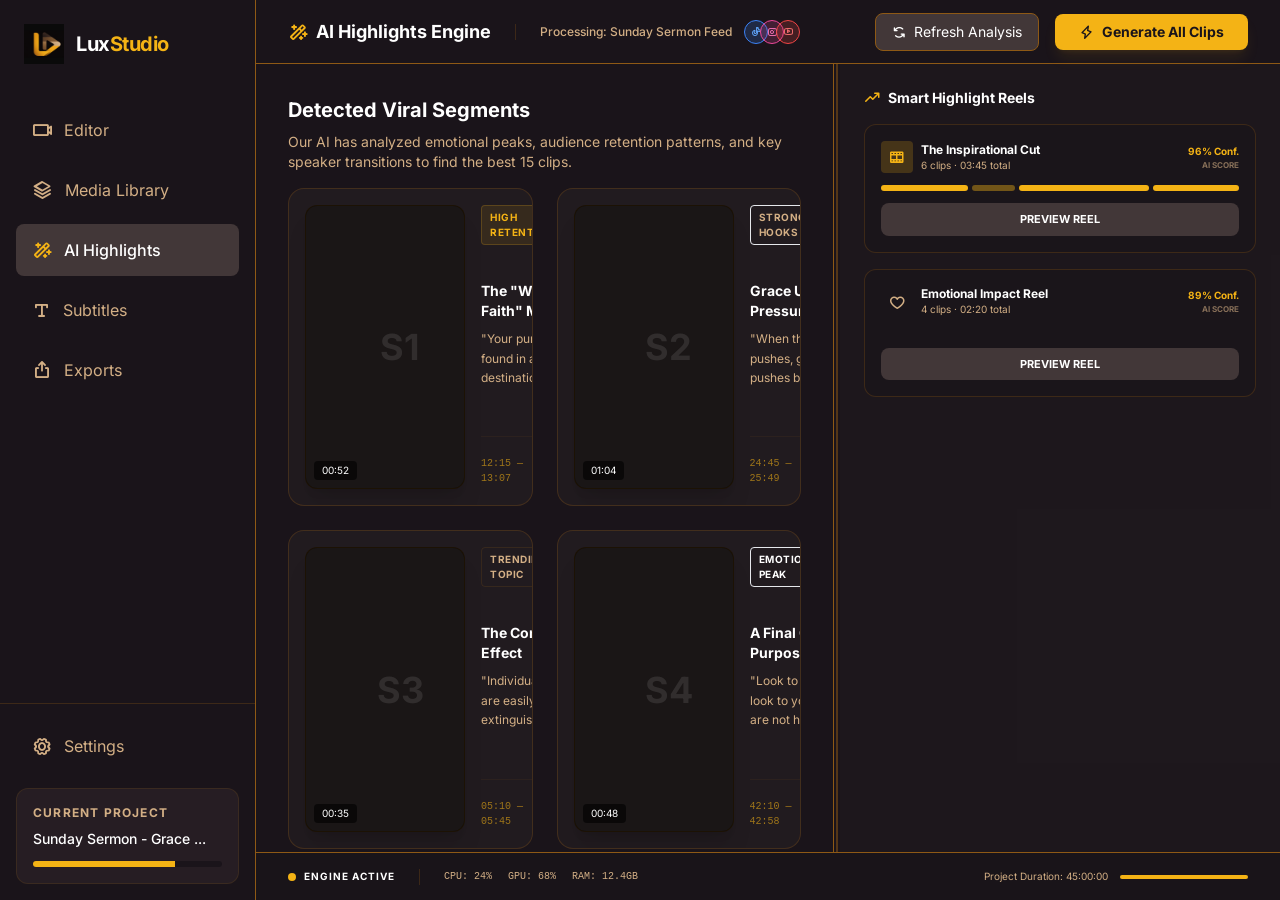
<file: LuxStudio/ui_kit/ai_highlights_desktop/index.html>
<!DOCTYPE html>
<html lang="en">
<head>
<meta charset="UTF-8">
<meta name="viewport" content="width=device-width, initial-scale=1.0">
<title>LuxStudio — AI Highlights Engine</title>

<!-- Compiled Tailwind output + self-hosted Inter + self-hosted Phosphor icons.
     No CDNs, no build step needed to view this — just open the file. -->
<link rel="stylesheet" href="styles.css">

<!-- Drag-to-resize handle for the right panel. Plain CSS/inline styles rather
     than new Tailwind classes, since styles.css is a precompiled build output
     (no JIT at runtime) scanned only against this file's original classes. -->
<style>
  #reelsPanel { flex-shrink: 0; }
  .resizer {
    width: 6px;
    flex-shrink: 0;
    cursor: col-resize;
    position: relative;
    background: transparent;
  }
  .resizer::before {
    content: "";
    position: absolute;
    top: 0; bottom: 0; left: 50%;
    width: 1px;
    background: #8E5915;
    transform: translateX(-50%);
    transition: background-color .12s ease, width .12s ease;
  }
  .resizer:hover::before,
  .resizer.dragging::before {
    background: #F4B315;
    width: 2px;
  }
</style>
</head>

<body class="flex bg-dark text-secondary font-sans">

  <!-- ============ SIDEBAR ============ -->
  <aside class="w-64 bg-dark border-r border-brand flex flex-col shrink-0 h-screen">

    <!-- Logo -->
    <div class="p-6 mb-4">
      <div class="flex items-center gap-3">
        <div class="relative w-10 h-10 flex items-center justify-center">
          <img src="icon.png" alt="LuxStudio logo" class="w-full h-full">
        </div>
        <div>
          <span class="text-xl font-bold tracking-tight text-white">Lux</span><span class="text-xl font-bold tracking-tight text-accent">Studio</span>
        </div>
      </div>
    </div>

    <!-- Nav -->
    <nav class="flex-1 px-4 space-y-2">
      <a href="#" class="flex items-center gap-3 px-4 py-3 text-secondary hover:bg-panel/50 rounded-lg transition-colors">
        <i class="ph-bold ph-video-camera text-xl"></i> Editor
      </a>
      <a href="#" class="flex items-center gap-3 px-4 py-3 text-secondary hover:bg-panel/50 rounded-lg transition-colors">
        <i class="ph-bold ph-stack text-xl"></i> Media Library
      </a>
      <a href="#" class="flex items-center gap-3 px-4 py-3 bg-panel rounded-lg text-white font-medium">
        <i class="ph-bold ph-magic-wand text-xl text-accent"></i> AI Highlights
      </a>
      <a href="#" class="flex items-center gap-3 px-4 py-3 text-secondary hover:bg-panel/50 rounded-lg transition-colors">
        <i class="ph-bold ph-text-t text-xl"></i> Subtitles
      </a>
      <a href="#" class="flex items-center gap-3 px-4 py-3 text-secondary hover:bg-panel/50 rounded-lg transition-colors">
        <i class="ph-bold ph-export text-xl"></i> Exports
      </a>
    </nav>

    <!-- Bottom: settings + current project -->
    <div class="p-4 mt-auto border-t border-brand/30">
      <div class="flex items-center gap-3 px-4 py-3 text-secondary hover:bg-panel/50 rounded-lg cursor-pointer">
        <i class="ph-bold ph-gear text-xl"></i>
        <span>Settings</span>
      </div>

      <div class="mt-4 bg-panel/30 p-4 rounded-xl border border-brand/20">
        <p class="text-xs text-secondary mb-2 uppercase tracking-widest font-bold">Current Project</p>
        <p class="text-sm text-white font-medium truncate">Sunday Sermon - Grace ...</p>
        <div class="mt-3 w-full bg-dark h-1.5 rounded-full overflow-hidden">
          <div class="bg-accent h-full w-3/4"></div>
        </div>
      </div>
    </div>
  </aside>

  <!-- ============ MAIN ============ -->
  <main class="flex-1 flex flex-col h-screen overflow-hidden bg-dark">

    <!-- Header -->
    <header class="h-16 border-b border-brand flex items-center justify-between px-8 bg-dark shrink-0">
      <div class="flex items-center gap-6">
        <div class="flex items-center gap-2">
          <i class="ph-bold ph-magic-wand text-accent text-xl"></i>
          <h1 class="text-white font-bold text-lg">AI Highlights Engine</h1>
        </div>
        <div class="h-4 w-px bg-brand/30"></div>
        <div class="flex items-center gap-3">
          <span class="text-secondary text-xs font-medium">Processing: Sunday Sermon Feed</span>
          <!-- Platform target icons kept in each platform's own real brand color (not a
               LuxStudio accent) — same convention as any "share to" icon row; recognizability
               matters more here than palette purity, unlike the tag/badge colors below. -->
          <div class="flex -space-x-2">
            <div class="w-6 h-6 rounded-full bg-blue-500/20 border border-blue-500 flex items-center justify-center">
              <i class="ph-bold ph-tiktok-logo text-[10px] text-blue-400"></i>
            </div>
            <div class="w-6 h-6 rounded-full bg-pink-500/20 border border-pink-500 flex items-center justify-center">
              <i class="ph-bold ph-instagram-logo text-[10px] text-pink-400"></i>
            </div>
            <div class="w-6 h-6 rounded-full bg-red-500/20 border border-red-500 flex items-center justify-center">
              <i class="ph-bold ph-youtube-logo text-[10px] text-red-400"></i>
            </div>
          </div>
        </div>
      </div>

      <div class="flex items-center gap-4">
        <button class="flex items-center gap-2 px-4 py-2 text-white bg-panel border border-brand hover:bg-brand/20 rounded-lg text-sm transition-all">
          <i class="ph-bold ph-arrows-counter-clockwise"></i> Refresh Analysis
        </button>
        <button class="flex items-center gap-2 px-6 py-2 bg-accent text-dark font-bold rounded-lg text-sm hover:bg-[#E59312] transition-all shadow-lg shadow-accent/10">
          <i class="ph-bold ph-lightning"></i> Generate All Clips
        </button>
      </div>
    </header>

    <!-- Body: segments (left) + reels/suggestions (right) -->
    <div class="flex-1 flex overflow-hidden">

      <!-- LEFT: Detected Viral Segments -->
      <div class="flex-1 flex flex-col border-r border-brand custom-scroll overflow-y-auto">
        <div class="p-8 pb-4">
          <h2 class="text-white text-xl font-bold mb-2">Detected Viral Segments</h2>
          <p class="text-secondary text-sm">Our AI has analyzed emotional peaks, audience retention patterns, and key speaker transitions to find the best 15 clips.</p>
        </div>

        <div class="p-8 pt-0 grid grid-cols-2 gap-6">

          <!-- Card 1 -->
          <div class="bg-panel/20 border border-brand/30 rounded-2xl p-4 hover:border-accent transition-all group cursor-pointer relative overflow-hidden">
            <div class="flex gap-4">
              <div class="w-40 aspect-[9/16] bg-black rounded-xl relative overflow-hidden shrink-0 border border-brand/20 shadow-xl">
                <div class="absolute inset-0 flex items-center justify-center bg-panel/40">
                  <i class="ph-fill ph-play text-accent text-3xl opacity-0 group-hover:opacity-100 transition-opacity z-10"></i>
                  <span class="text-white/10 font-bold text-4xl">S1</span>
                </div>
                <div class="absolute bottom-2 left-2 bg-black/60 backdrop-blur-md px-2 py-0.5 rounded text-[10px] text-white">00:52</div>
              </div>
              <div class="flex-1 flex flex-col">
                <div class="flex items-start justify-between mb-2">
                  <span class="px-2 py-1 bg-accent/10 text-accent text-[10px] font-bold rounded border border-accent/20 tracking-wider uppercase">High Retention</span>
                  <div class="flex flex-col items-center">
                    <div class="relative w-10 h-10">
                      <svg class="w-full h-full -rotate-90">
                        <circle cx="20" cy="20" r="18" fill="none" stroke="#423738" stroke-width="3"/>
                        <circle cx="20" cy="20" r="18" fill="none" stroke="#F4B315" stroke-width="3" stroke-dasharray="113" stroke-dashoffset="11" class="confidence-ring"/>
                      </svg>
                      <div class="absolute inset-0 flex items-center justify-center text-[10px] font-bold text-white">92%</div>
                    </div>
                    <span class="text-[8px] text-secondary/60 uppercase font-bold mt-1">Viral Score</span>
                  </div>
                </div>
                <h3 class="text-white font-bold text-sm mb-2 group-hover:text-accent transition-colors">The "Walk of Faith" Metaphor</h3>
                <p class="text-secondary text-xs leading-relaxed line-clamp-3 mb-4">"Your purpose isn't found in a destination, it's found in the very next step you take with conviction..."</p>
                <div class="mt-auto pt-4 border-t border-brand/10 flex items-center justify-between">
                  <span class="text-[10px] font-mono text-accent/60">12:15 — 13:07</span>
                  <div class="flex gap-2">
                    <button class="p-1.5 hover:bg-white/5 rounded text-secondary hover:text-white transition-colors"><i class="ph-bold ph-pencil-simple"></i></button>
                    <button class="p-1.5 hover:bg-white/5 rounded text-secondary hover:text-white transition-colors"><i class="ph-bold ph-plus"></i></button>
                  </div>
                </div>
              </div>
            </div>
          </div>

          <!-- Card 2 -->
          <div class="bg-panel/20 border border-brand/30 rounded-2xl p-4 hover:border-accent transition-all group cursor-pointer relative overflow-hidden">
            <div class="flex gap-4">
              <div class="w-40 aspect-[9/16] bg-black rounded-xl relative overflow-hidden shrink-0 border border-brand/20 shadow-xl">
                <div class="absolute inset-0 flex items-center justify-center bg-panel/40">
                  <i class="ph-fill ph-play text-accent text-3xl opacity-0 group-hover:opacity-100 transition-opacity z-10"></i>
                  <span class="text-white/10 font-bold text-4xl">S2</span>
                </div>
                <div class="absolute bottom-2 left-2 bg-black/60 backdrop-blur-md px-2 py-0.5 rounded text-[10px] text-white">01:04</div>
              </div>
              <div class="flex-1 flex flex-col">
                <div class="flex items-start justify-between mb-2">
                  <span class="px-2 py-1 bg-secondary/10 text-secondary text-[10px] font-bold rounded border border-secondary/20 tracking-wider uppercase">Strong Hooks</span>
                  <div class="flex flex-col items-center">
                    <div class="relative w-10 h-10">
                      <svg class="w-full h-full -rotate-90">
                        <circle cx="20" cy="20" r="18" fill="none" stroke="#423738" stroke-width="3"/>
                        <circle cx="20" cy="20" r="18" fill="none" stroke="#F4B315" stroke-width="3" stroke-dasharray="113" stroke-dashoffset="25" class="confidence-ring"/>
                      </svg>
                      <div class="absolute inset-0 flex items-center justify-center text-[10px] font-bold text-white">78%</div>
                    </div>
                    <span class="text-[8px] text-secondary/60 uppercase font-bold mt-1">Viral Score</span>
                  </div>
                </div>
                <h3 class="text-white font-bold text-sm mb-2 group-hover:text-accent transition-colors">Grace Under Pressure</h3>
                <p class="text-secondary text-xs leading-relaxed line-clamp-3 mb-4">"When the world pushes, grace pushes back with a kindness that is inexplicable to the mind but felt in the soul..."</p>
                <div class="mt-auto pt-4 border-t border-brand/10 flex items-center justify-between">
                  <span class="text-[10px] font-mono text-accent/60">24:45 — 25:49</span>
                  <div class="flex gap-2">
                    <button class="p-1.5 hover:bg-white/5 rounded text-secondary hover:text-white transition-colors"><i class="ph-bold ph-pencil-simple"></i></button>
                    <button class="p-1.5 hover:bg-white/5 rounded text-secondary hover:text-white transition-colors"><i class="ph-bold ph-plus"></i></button>
                  </div>
                </div>
              </div>
            </div>
          </div>

          <!-- Card 3 -->
          <div class="bg-panel/20 border border-brand/30 rounded-2xl p-4 hover:border-accent transition-all group cursor-pointer relative overflow-hidden">
            <div class="flex gap-4">
              <div class="w-40 aspect-[9/16] bg-black rounded-xl relative overflow-hidden shrink-0 border border-brand/20 shadow-xl">
                <div class="absolute inset-0 flex items-center justify-center bg-panel/40">
                  <i class="ph-fill ph-play text-accent text-3xl opacity-0 group-hover:opacity-100 transition-opacity z-10"></i>
                  <span class="text-white/10 font-bold text-4xl">S3</span>
                </div>
                <div class="absolute bottom-2 left-2 bg-black/60 backdrop-blur-md px-2 py-0.5 rounded text-[10px] text-white">00:35</div>
              </div>
              <div class="flex-1 flex flex-col">
                <div class="flex items-start justify-between mb-2">
                  <span class="px-2 py-1 bg-brand/10 text-brand text-[10px] font-bold rounded border border-brand/20 tracking-wider uppercase">Trending Topic</span>
                  <div class="flex flex-col items-center">
                    <div class="relative w-10 h-10">
                      <svg class="w-full h-full -rotate-90">
                        <circle cx="20" cy="20" r="18" fill="none" stroke="#423738" stroke-width="3"/>
                        <circle cx="20" cy="20" r="18" fill="none" stroke="#F4B315" stroke-width="3" stroke-dasharray="113" stroke-dashoffset="15" class="confidence-ring"/>
                      </svg>
                      <div class="absolute inset-0 flex items-center justify-center text-[10px] font-bold text-white">88%</div>
                    </div>
                    <span class="text-[8px] text-secondary/60 uppercase font-bold mt-1">Viral Score</span>
                  </div>
                </div>
                <h3 class="text-white font-bold text-sm mb-2 group-hover:text-accent transition-colors">The Community Effect</h3>
                <p class="text-secondary text-xs leading-relaxed line-clamp-3 mb-4">"Individual sparks are easily extinguished. But a community on fire for truth is impossible to ignore..."</p>
                <div class="mt-auto pt-4 border-t border-brand/10 flex items-center justify-between">
                  <span class="text-[10px] font-mono text-accent/60">05:10 — 05:45</span>
                  <div class="flex gap-2">
                    <button class="p-1.5 hover:bg-white/5 rounded text-secondary hover:text-white transition-colors"><i class="ph-bold ph-pencil-simple"></i></button>
                    <button class="p-1.5 hover:bg-white/5 rounded text-secondary hover:text-white transition-colors"><i class="ph-bold ph-plus"></i></button>
                  </div>
                </div>
              </div>
            </div>
          </div>

          <!-- Card 4 -->
          <div class="bg-panel/20 border border-brand/30 rounded-2xl p-4 hover:border-accent transition-all group cursor-pointer relative overflow-hidden">
            <div class="flex gap-4">
              <div class="w-40 aspect-[9/16] bg-black rounded-xl relative overflow-hidden shrink-0 border border-brand/20 shadow-xl">
                <div class="absolute inset-0 flex items-center justify-center bg-panel/40">
                  <i class="ph-fill ph-play text-accent text-3xl opacity-0 group-hover:opacity-100 transition-opacity z-10"></i>
                  <span class="text-white/10 font-bold text-4xl">S4</span>
                </div>
                <div class="absolute bottom-2 left-2 bg-black/60 backdrop-blur-md px-2 py-0.5 rounded text-[10px] text-white">00:48</div>
              </div>
              <div class="flex-1 flex flex-col">
                <div class="flex items-start justify-between mb-2">
                  <span class="px-2 py-1 bg-white/10 text-white text-[10px] font-bold rounded border border-white/20 tracking-wider uppercase">Emotional Peak</span>
                  <div class="flex flex-col items-center">
                    <div class="relative w-10 h-10">
                      <svg class="w-full h-full -rotate-90">
                        <circle cx="20" cy="20" r="18" fill="none" stroke="#423738" stroke-width="3"/>
                        <circle cx="20" cy="20" r="18" fill="none" stroke="#F4B315" stroke-width="3" stroke-dasharray="113" stroke-dashoffset="18" class="confidence-ring"/>
                      </svg>
                      <div class="absolute inset-0 flex items-center justify-center text-[10px] font-bold text-white">84%</div>
                    </div>
                    <span class="text-[8px] text-secondary/60 uppercase font-bold mt-1">Viral Score</span>
                  </div>
                </div>
                <h3 class="text-white font-bold text-sm mb-2 group-hover:text-accent transition-colors">A Final Call to Purpose</h3>
                <p class="text-secondary text-xs leading-relaxed line-clamp-3 mb-4">"Look to your left, look to your right. You are not here by accident. This moment is the beginning..."</p>
                <div class="mt-auto pt-4 border-t border-brand/10 flex items-center justify-between">
                  <span class="text-[10px] font-mono text-accent/60">42:10 — 42:58</span>
                  <div class="flex gap-2">
                    <button class="p-1.5 hover:bg-white/5 rounded text-secondary hover:text-white transition-colors"><i class="ph-bold ph-pencil-simple"></i></button>
                    <button class="p-1.5 hover:bg-white/5 rounded text-secondary hover:text-white transition-colors"><i class="ph-bold ph-plus"></i></button>
                  </div>
                </div>
              </div>
            </div>
          </div>

        </div>
      </div>

      <!-- Resize handle: drag left to expand the reels panel, right to shrink it -->
      <div id="panelResizer" class="resizer" title="Drag to resize"></div>

      <!-- RIGHT: Highlight Reels (resizable) -->
      <div id="reelsPanel" class="flex flex-col bg-panel/10 custom-scroll overflow-y-auto" style="width:440px;">

        <!-- Smart Highlight Reels -->
        <div class="p-6">
          <div class="flex items-center gap-2 mb-4">
            <i class="ph-bold ph-trend-up text-accent"></i>
            <h2 class="text-white font-bold text-sm">Smart Highlight Reels</h2>
          </div>

          <div class="space-y-4">
            <!-- Reel 1 -->
            <div class="bg-dark/60 border border-brand/30 rounded-xl p-4 hover:bg-panel/20 transition-all cursor-pointer group">
              <div class="flex items-center justify-between mb-3">
                <div class="flex items-center gap-2">
                  <div class="w-8 h-8 rounded bg-accent/20 flex items-center justify-center">
                    <i class="ph-bold ph-film-strip text-accent"></i>
                  </div>
                  <div>
                    <p class="text-xs font-bold text-white">The Inspirational Cut</p>
                    <p class="text-[10px] text-secondary">6 clips · 03:45 total</p>
                  </div>
                </div>
                <div class="flex flex-col items-end">
                  <span class="text-[10px] text-accent font-bold">96% Conf.</span>
                  <span class="text-[8px] text-secondary/60 uppercase font-bold">AI Score</span>
                </div>
              </div>
              <div class="flex gap-1 h-1.5 w-full mb-3">
                <div class="flex-[2] bg-accent rounded-full"></div>
                <div class="flex-[1] bg-accent/40 rounded-full"></div>
                <div class="flex-[3] bg-accent rounded-full"></div>
                <div class="flex-[2] bg-accent rounded-full"></div>
              </div>
              <button class="w-full py-2 bg-panel rounded-lg text-[11px] font-bold text-white hover:bg-accent hover:text-dark transition-all">PREVIEW REEL</button>
            </div>

            <!-- Reel 2 -->
            <div class="bg-dark/60 border border-brand/30 rounded-xl p-4 hover:bg-panel/20 transition-all cursor-pointer group">
              <div class="flex items-center justify-between mb-3">
                <div class="flex items-center gap-2">
                  <div class="w-8 h-8 rounded bg-secondary/10 flex items-center justify-center">
                    <i class="ph-bold ph-heart text-secondary"></i>
                  </div>
                  <div>
                    <p class="text-xs font-bold text-white">Emotional Impact Reel</p>
                    <p class="text-[10px] text-secondary">4 clips · 02:20 total</p>
                  </div>
                </div>
                <div class="flex flex-col items-end">
                  <span class="text-[10px] text-accent font-bold">89% Conf.</span>
                  <span class="text-[8px] text-secondary/60 uppercase font-bold">AI Score</span>
                </div>
              </div>
              <div class="flex gap-1 h-1.5 w-full mb-3">
                <div class="flex-[3] bg-secondary/60 rounded-full"></div>
                <div class="flex-[4] bg-secondary/60 rounded-full"></div>
                <div class="flex-[2] bg-secondary/20 rounded-full"></div>
              </div>
              <button class="w-full py-2 bg-panel rounded-lg text-[11px] font-bold text-white hover:bg-accent hover:text-dark transition-all">PREVIEW REEL</button>
            </div>
          </div>
        </div>

      </div>
    </div>

    <!-- Footer status bar -->
    <div class="h-12 border-t border-brand bg-dark/80 px-8 flex items-center justify-between shrink-0">
      <div class="flex items-center gap-6">
        <div class="flex items-center gap-2">
          <div class="w-2 h-2 rounded-full bg-accent animate-pulse"></div>
          <span class="text-[10px] font-bold text-white uppercase tracking-widest">Engine Active</span>
        </div>
        <div class="h-4 w-px bg-brand/30"></div>
        <div class="flex items-center gap-4 text-[10px] text-secondary font-mono">
          <span>CPU: 24%</span>
          <span>GPU: 68%</span>
          <span>RAM: 12.4GB</span>
        </div>
      </div>
      <div class="flex items-center gap-3">
        <span class="text-[10px] text-secondary">Project Duration: 45:00:00</span>
        <div class="w-32 h-1 bg-panel rounded-full overflow-hidden">
          <div class="h-full bg-accent w-full"></div>
        </div>
      </div>
    </div>

  </main>

  <script>
  (function(){
    var resizer = document.getElementById('panelResizer');
    var panel = document.getElementById('reelsPanel');
    var MIN_WIDTH = 320;
    var MAX_WIDTH = 720;
    var dragging = false;

    resizer.addEventListener('mousedown', function(e){
      dragging = true;
      resizer.classList.add('dragging');
      document.body.style.userSelect = 'none';
      e.preventDefault();
    });

    window.addEventListener('mousemove', function(e){
      if (!dragging) return;
      var newWidth = window.innerWidth - e.clientX;
      newWidth = Math.max(MIN_WIDTH, Math.min(MAX_WIDTH, newWidth));
      panel.style.width = newWidth + 'px';
    });

    window.addEventListener('mouseup', function(){
      if (!dragging) return;
      dragging = false;
      resizer.classList.remove('dragging');
      document.body.style.userSelect = '';
    });
  })();
  </script>

</body>
</html>
</file>
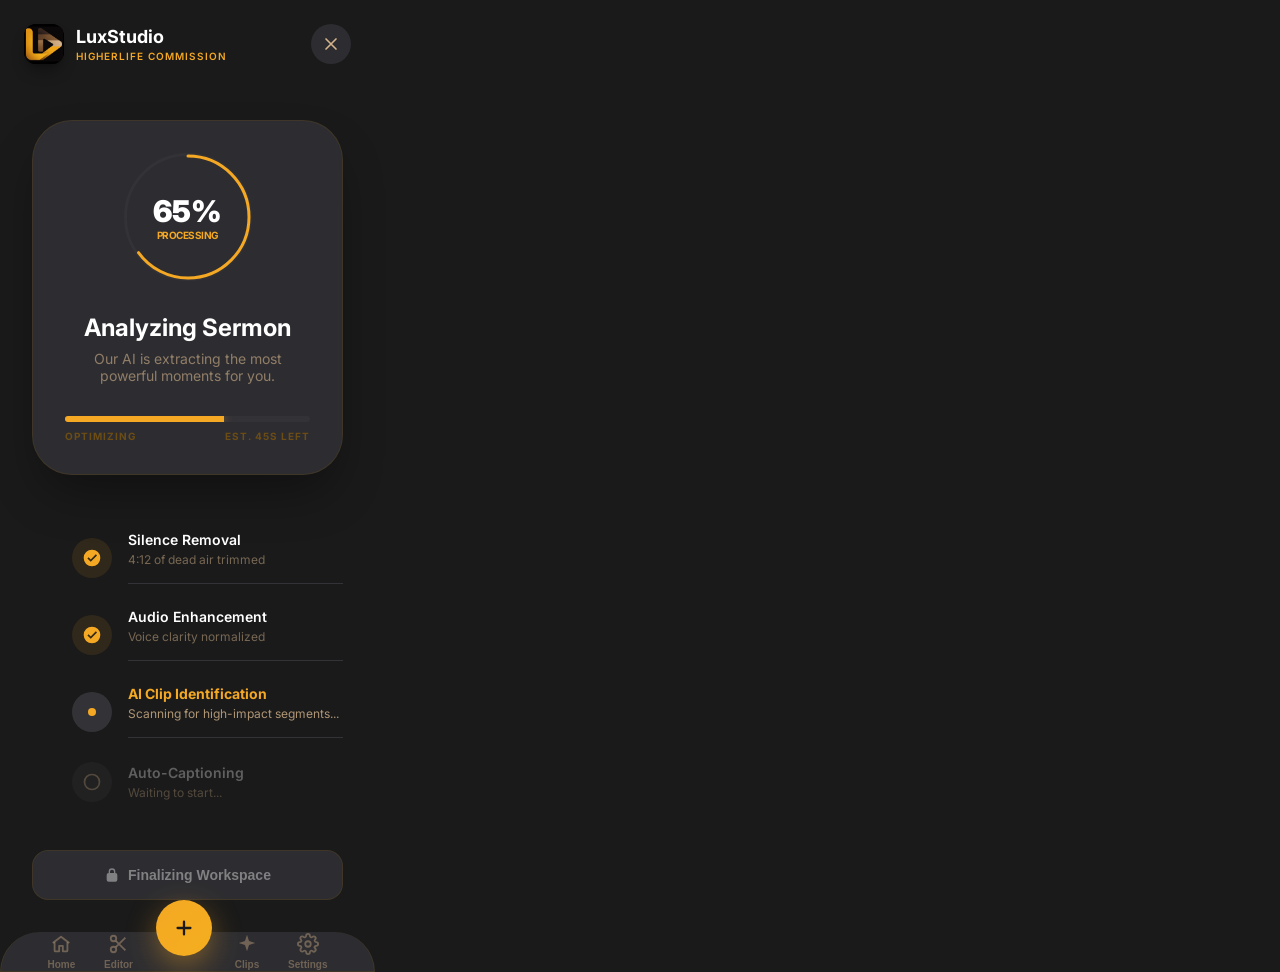
<file: LuxStudio/ui_kit/analyse/index.html>
<!DOCTYPE html>
<html lang="en">
<head>
<meta charset="UTF-8">
<meta name="viewport" content="width=device-width, initial-scale=1.0">
<title>LuxStudio — Analyzing Sermon</title>

<!-- Google Fonts: Inter -->
<link rel="preconnect" href="https://fonts.googleapis.com">
<link rel="preconnect" href="https://fonts.gstatic.com" crossorigin>
<link href="https://fonts.googleapis.com/css2?family=Inter:wght@400;500;600;700;800;900&display=swap" rel="stylesheet">
<link rel="stylesheet" href="style.css">

</head>
<body>

    <header class="app-header">
        <div class="brand">
            <div class="logo-badge">
                <img src="logo.png" alt="LuxStudio logo">
            </div>
            <div class="brand-text">
                <h1>LuxStudio</h1>
                <p>Higherlife Commission</p>
            </div>
        </div>
        <button class="close-btn glass" aria-label="Close">
            <svg viewBox="0 0 24 24" fill="none" stroke="currentColor" stroke-width="2" stroke-linecap="round"><path d="M6 6l12 12M18 6L6 18"/></svg>
        </button>
    </header>

    <main class="app-main">

        <section class="status-card glass">
            <div class="progress-ring-wrap">
                <div class="progress-ring-track"></div>
                <svg class="progress-ring-svg" viewBox="0 0 128 128">
                    <circle cx="64" cy="64" r="61" stroke="#F4A823" stroke-width="3" fill="transparent"
                            stroke-dasharray="383" stroke-dashoffset="134" stroke-linecap="round"></circle>
                </svg>
                <div class="progress-ring-label">
                    <span class="pct">65%</span>
                    <span class="status">Processing</span>
                </div>
            </div>

            <h2 class="status-title">Analyzing Sermon</h2>
            <p class="status-desc">Our AI is extracting the most powerful moments for you.</p>

            <div class="progress-container">
                <div class="progress-bar"></div>
            </div>
            <div class="progress-meta">
                <span>Optimizing</span>
                <span>Est. 45s Left</span>
            </div>
        </section>

        <ul class="steps-list">
            <li class="step">
                <div class="step-icon done">
                    <svg viewBox="0 0 24 24" fill="currentColor"><path d="M12 2a10 10 0 1 0 10 10A10 10 0 0 0 12 2zm-1.5 14.5-4-4 1.4-1.4 2.6 2.6 6.1-6.1L18 8.9z"/></svg>
                </div>
                <div class="step-body">
                    <h4>Silence Removal</h4>
                    <p>4:12 of dead air trimmed</p>
                </div>
            </li>

            <li class="step">
                <div class="step-icon done">
                    <svg viewBox="0 0 24 24" fill="currentColor"><path d="M12 2a10 10 0 1 0 10 10A10 10 0 0 0 12 2zm-1.5 14.5-4-4 1.4-1.4 2.6 2.6 6.1-6.1L18 8.9z"/></svg>
                </div>
                <div class="step-body">
                    <h4>Audio Enhancement</h4>
                    <p>Voice clarity normalized</p>
                </div>
            </li>

            <li class="step">
                <div class="step-icon active">
                    <span class="pulse-dot"></span>
                </div>
                <div class="step-body active">
                    <h4>AI Clip Identification</h4>
                    <p>Scanning for high-impact segments...</p>
                </div>
            </li>

            <li class="step pending">
                <div class="step-icon pending">
                    <svg viewBox="0 0 24 24" fill="none" stroke="currentColor" stroke-width="2"><circle cx="12" cy="12" r="9"/></svg>
                </div>
                <div class="step-body">
                    <h4>Auto-Captioning</h4>
                    <p>Waiting to start...</p>
                </div>
            </li>
        </ul>
    </main>

    <footer class="app-footer">
        <button class="finalize-btn glass" disabled>
            <svg viewBox="0 0 24 24" fill="currentColor"><path d="M17 9V7a5 5 0 0 0-10 0v2a3 3 0 0 0-3 3v7a3 3 0 0 0 3 3h10a3 3 0 0 0 3-3v-7a3 3 0 0 0-3-3zM9 7a3 3 0 0 1 6 0v2H9z"/></svg>
            Finalizing Workspace
        </button>
    </footer>

    <nav class="app-nav glass">
        <button class="nav-item">
            <svg viewBox="0 0 24 24" fill="none" stroke="currentColor" stroke-width="2" stroke-linejoin="round"><path d="M3 11l9-7 9 7"/><path d="M5 10v9a1 1 0 0 0 1 1h4v-6h4v6h4a1 1 0 0 0 1-1v-9"/></svg>
            <span>Home</span>
        </button>
        <button class="nav-item">
            <svg viewBox="0 0 24 24" fill="none" stroke="currentColor" stroke-width="2"><circle cx="6" cy="6" r="3"/><circle cx="6" cy="18" r="3"/><path d="M8.5 8.5L19 19M19 5L8.5 15.5"/></svg>
            <span>Editor</span>
        </button>
        <button class="nav-fab gold-gradient">
            <svg viewBox="0 0 24 24" fill="none" stroke="currentColor" stroke-width="2.5" stroke-linecap="round"><path d="M12 5v14M5 12h14"/></svg>
        </button>
        <button class="nav-item">
            <svg viewBox="0 0 24 24" fill="currentColor"><path d="M12 2l2.2 6.8L21 11l-6.8 2.2L12 20l-2.2-6.8L3 11l6.8-2.2z"/></svg>
            <span>Clips</span>
        </button>
        <button class="nav-item">
            <svg viewBox="0 0 24 24" fill="none" stroke="currentColor" stroke-width="2"><circle cx="12" cy="12" r="3"/><path d="M19.4 15a1.7 1.7 0 0 0 .34 1.87l.06.06a2 2 0 1 1-2.83 2.83l-.06-.06a1.7 1.7 0 0 0-1.87-.34 1.7 1.7 0 0 0-1 1.55V21a2 2 0 1 1-4 0v-.09a1.7 1.7 0 0 0-1-1.55 1.7 1.7 0 0 0-1.87.34l-.06.06a2 2 0 1 1-2.83-2.83l.06-.06a1.7 1.7 0 0 0 .34-1.87 1.7 1.7 0 0 0-1.55-1H3a2 2 0 1 1 0-4h.09a1.7 1.7 0 0 0 1.55-1 1.7 1.7 0 0 0-.34-1.87l-.06-.06a2 2 0 1 1 2.83-2.83l.06.06a1.7 1.7 0 0 0 1.87.34H9a1.7 1.7 0 0 0 1-1.55V3a2 2 0 1 1 4 0v.09a1.7 1.7 0 0 0 1 1.55 1.7 1.7 0 0 0 1.87-.34l.06-.06a2 2 0 1 1 2.83 2.83l-.06.06a1.7 1.7 0 0 0-.34 1.87V9a1.7 1.7 0 0 0 1.55 1H21a2 2 0 1 1 0 4h-.09a1.7 1.7 0 0 0-1.55 1z"/></svg>
            <span>Settings</span>
        </button>
    </nav>

</body>
</html>
</file>
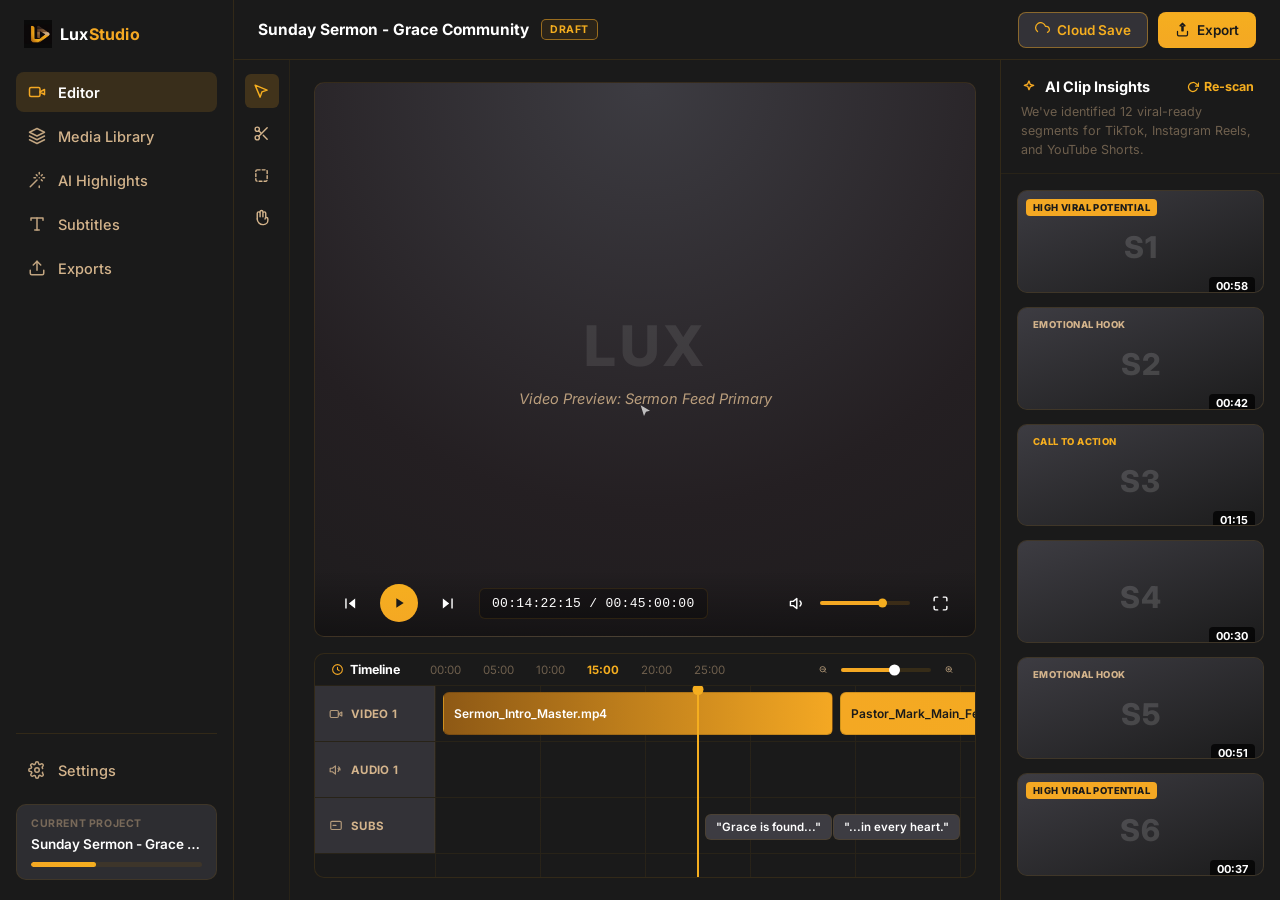
<file: LuxStudio/ui_kit/editor_desktop/index.html>
<!DOCTYPE html>
<html lang="en">
<head>
<meta charset="UTF-8">
<meta name="viewport" content="width=device-width, initial-scale=1.0">
<title>LuxStudio — Video Editor (Desktop / Web)</title>
<link rel="preconnect" href="https://fonts.googleapis.com">
<link rel="preconnect" href="https://fonts.gstatic.com" crossorigin>
<link href="https://fonts.googleapis.com/css2?family=Inter:wght@400;500;600;700;800&display=swap" rel="stylesheet">
<style>
  /* Design tokens pulled from LuxStudio's real theme (lib/theme/lux_theme.dart /
     CLAUDE.md), not from any prior mockup's palette:
     background #1A1A1A · glass card rgba(51,50,55,.8) · glass border rgba(108,77,21,.3)
     · gold gradient #F4A823 → #F5AE1F · tan body text #D4B48C · bronze #8E5915 */
  :root{
    --bg-app: #1A1A1A;
    --bg-panel: #1A1A1A;
    --bg-header: #1A1A1A;
    --bg-card: rgba(51,50,55,0.8);
    --bg-card-inner: #3D3C42;
    --bg-elevated: #333237;
    --border: rgba(108,77,21,0.3);
    --border-soft: rgba(108,77,21,0.18);
    --gold: #F4A823;
    --gold-bright: #F5AE1F;
    --gold-dim: #D4B48C;
    --on-gold: #1A1A1A;
    --text-primary: #FFFFFF;
    --text-secondary: #D4B48C;
    --text-muted: rgba(212,180,140,0.45);
    --success: #6FBF73;
    --radius-lg: 10px;
    --radius-md: 8px;
    --radius-sm: 6px;
    font-size: 14px;
  }

  *{ box-sizing: border-box; }

  html,body{
    margin:0;
    height:100%;
    background: var(--bg-app);
    color: var(--text-primary);
    font-family: "Inter","Segoe UI",Helvetica,Arial,sans-serif;
    -webkit-font-smoothing: antialiased;
  }

  button{ font-family: inherit; }

  .app{
    display:flex;
    height:100vh;
    overflow:hidden;
  }

  /* ---------- Sidebar ---------- */
  .sidebar{
    width:234px;
    flex-shrink:0;
    background: var(--bg-panel);
    border-right:1px solid var(--border);
    display:flex;
    flex-direction:column;
    padding:20px 16px;
  }

  .brand{
    display:flex;
    align-items:center;
    gap:8px;
    padding:0 8px 24px 8px;
  }
  .brand-mark{
    width:28px;
    height:28px;
    border-radius:6px;
    flex-shrink:0;
    display:flex;
    align-items:center;
    justify-content:center;
  }
  .brand-mark img{ width:28px; height:28px; display:block; }
  .brand-name{ font-size:16px; font-weight:700; letter-spacing:0.2px; }
  .brand-name .accent{ color: var(--gold); }

  .nav{
    display:flex;
    flex-direction:column;
    gap:4px;
  }
  .nav-item{
    display:flex;
    align-items:center;
    gap:12px;
    padding:11px 12px;
    border-radius: var(--radius-md);
    color: var(--text-secondary);
    text-decoration:none;
    font-weight:500;
    cursor:pointer;
    border:none;
    background:transparent;
    width:100%;
    text-align:left;
    font-size:14.5px;
    transition: background .15s ease, color .15s ease;
  }
  .nav-item svg{ width:18px; height:18px; flex-shrink:0; opacity:0.9; }
  .nav-item:hover{ background: rgba(108,77,21,0.10); color: var(--text-primary); }
  .nav-item.active{
    background: rgba(244,168,35,0.14);
    color: var(--text-primary);
  }
  .nav-item.active svg{ color: var(--gold); stroke: var(--gold); opacity:1; }
  .nav-item.active{ font-weight:600; }

  .sidebar-spacer{ flex:1; }

  .sidebar-bottom{
    border-top:1px solid var(--border);
    padding-top:16px;
    display:flex;
    flex-direction:column;
    gap:14px;
  }
  .nav-item.settings{ padding:11px 12px; }

  .project-card{
    border:1px solid var(--border);
    border-radius: var(--radius-lg);
    padding:12px 14px;
    background: var(--bg-card);
  }
  .project-card-label{
    font-size:10.5px;
    letter-spacing:0.6px;
    color: var(--text-muted);
    font-weight:700;
    margin-bottom:6px;
  }
  .project-card-name{
    font-size:13.5px;
    font-weight:600;
    color: var(--text-primary);
    white-space:nowrap;
    overflow:hidden;
    text-overflow:ellipsis;
    margin-bottom:10px;
  }
  .progress-track{
    height:5px;
    border-radius:4px;
    background: rgba(108,77,21,0.25);
    overflow:hidden;
  }
  .progress-fill{
    height:100%;
    width:38%;
    border-radius:4px;
    background: linear-gradient(90deg,var(--gold),var(--gold-bright));
  }

  /* ---------- Header ---------- */
  .main{
    flex:1;
    display:flex;
    flex-direction:column;
    min-width:0;
  }
  .header{
    height:60px;
    flex-shrink:0;
    display:flex;
    align-items:center;
    justify-content:space-between;
    padding:0 24px;
    background: var(--bg-header);
    border-bottom:1px solid var(--border);
  }
  .header-left{ display:flex; align-items:center; gap:12px; }
  .header-title{ font-size:15.5px; font-weight:700; }
  .badge-draft{
    font-size:10.5px;
    font-weight:700;
    letter-spacing:0.5px;
    color: var(--gold-bright);
    border:1px solid rgba(244,168,35,0.55);
    background: rgba(244,168,35,0.08);
    padding:3px 8px;
    border-radius:5px;
  }
  .header-right{ display:flex; align-items:center; gap:10px; }

  .btn{
    display:flex;
    align-items:center;
    gap:7px;
    font-size:13.5px;
    font-weight:600;
    padding:9px 16px;
    border-radius: var(--radius-md);
    cursor:pointer;
    border:1px solid transparent;
    transition: transform .08s ease, filter .12s ease, background .12s ease;
  }
  .btn svg{ width:15px; height:15px; }
  .btn:active{ transform: translateY(1px); }

  .btn-outline{
    background: var(--bg-elevated);
    border-color: rgba(244,168,35,0.45);
    color: var(--gold-bright);
  }
  .btn-outline:hover{ background: rgba(244,168,35,0.10); }

  .btn-solid{
    background: linear-gradient(180deg,var(--gold-bright),var(--gold));
    color: var(--on-gold);
  }
  .btn-solid:hover{ filter: brightness(1.06); }

  /* ---------- Body layout ---------- */
  .body{
    flex:1;
    display:flex;
    min-height:0;
  }

  /* Tool rail */
  .tool-rail{
    width:56px;
    flex-shrink:0;
    background: var(--bg-panel);
    border-right:1px solid var(--border-soft);
    display:flex;
    flex-direction:column;
    align-items:center;
    padding:14px 0;
    gap:8px;
  }
  .tool-btn{
    width:34px;
    height:34px;
    border-radius: var(--radius-sm);
    border:none;
    background:transparent;
    color: var(--text-secondary);
    display:flex;
    align-items:center;
    justify-content:center;
    cursor:pointer;
  }
  .tool-btn svg{ width:17px; height:17px; }
  .tool-btn:hover{ background: rgba(108,77,21,0.14); color:var(--text-primary); }
  .tool-btn.active{ background: rgba(244,168,35,0.18); color: var(--gold-bright); }

  /* Editor column: preview + timeline */
  .editor-col{
    flex:1;
    display:flex;
    flex-direction:column;
    min-width:0;
    padding:22px 24px;
    gap:16px;
    overflow:hidden;
  }

  .preview-wrap{
    flex:1;
    min-height:0;
    display:flex;
  }
  .preview{
    flex:1;
    border:1px solid var(--border);
    border-radius: var(--radius-lg);
    background: radial-gradient(120% 140% at 50% 0%, var(--bg-card-inner) 0%, #241f22 55%, var(--bg-app) 100%);
    display:flex;
    flex-direction:column;
    justify-content:flex-end;
    position:relative;
    overflow:hidden;
  }
  .preview-center{
    position:absolute;
    inset:0;
    display:flex;
    flex-direction:column;
    align-items:center;
    justify-content:center;
    gap:10px;
    pointer-events:none;
  }
  .preview-watermark{
    font-size:56px;
    font-weight:800;
    letter-spacing:4px;
    color: rgba(255,255,255,0.09);
  }
  .preview-subtitle{
    font-size:14.5px;
    font-style:italic;
    color: var(--text-secondary);
    opacity:0.85;
  }
  .preview-cursor{
    position:absolute;
    top:58%;
    left:49%;
    width:16px;
    height:16px;
    opacity:0.7;
    pointer-events:none;
  }

  .preview-controls{
    position:relative;
    display:flex;
    align-items:center;
    gap:16px;
    padding:14px 20px;
    background: linear-gradient(0deg, rgba(0,0,0,0.35), rgba(0,0,0,0));
  }
  .ctrl-btn{
    background:none;
    border:none;
    color: var(--text-primary);
    cursor:pointer;
    display:flex;
    align-items:center;
    justify-content:center;
  }
  .ctrl-btn svg{ width:17px; height:17px; }
  .play-btn{
    width:38px;
    height:38px;
    border-radius:50%;
    background: linear-gradient(180deg,var(--gold-bright),var(--gold));
    color: var(--on-gold);
    display:flex;
    align-items:center;
    justify-content:center;
    border:none;
    cursor:pointer;
    flex-shrink:0;
  }
  .play-btn svg{ width:16px; height:16px; }
  .play-btn svg.pause{ display:none; }
  .play-btn.playing svg.play{ display:none; }
  .play-btn.playing svg.pause{ display:block; }

  .timecode{
    font-family: "SFMono-Regular", Consolas, "Liberation Mono", Menlo, monospace;
    font-size:13px;
    letter-spacing:0.3px;
    color: var(--text-primary);
    border:1px solid var(--border);
    border-radius: var(--radius-sm);
    padding:7px 12px;
    background: rgba(0,0,0,0.25);
  }

  .volume-group{
    display:flex;
    align-items:center;
    gap:8px;
    margin-left:auto;
  }
  .volume-track{
    width:90px;
    height:4px;
    border-radius:3px;
    background: rgba(108,77,21,0.4);
    position:relative;
    cursor:pointer;
  }
  .volume-fill{
    position:absolute;
    inset:0;
    width:70%;
    border-radius:3px;
    background: var(--gold);
  }
  .volume-fill::after{
    content:"";
    position:absolute;
    right:-4px;
    top:50%;
    transform:translateY(-50%);
    width:9px;
    height:9px;
    border-radius:50%;
    background: var(--gold-bright);
  }

  /* Timeline */
  .timeline{
    flex-shrink:0;
    height:225px;
    border:1px solid var(--border);
    border-radius: var(--radius-lg);
    background: var(--bg-panel);
    display:flex;
    flex-direction:column;
    overflow:hidden;
  }
  .timeline-ruler{
    display:flex;
    align-items:center;
    gap:22px;
    padding:0 16px;
    height:32px;
    flex-shrink:0;
    border-bottom:1px solid var(--border-soft);
    font-size:11.5px;
    color: var(--text-muted);
  }
  .timeline-ruler .label{
    display:flex;
    align-items:center;
    gap:6px;
    font-weight:700;
    color: var(--text-primary);
    font-size:12.5px;
    margin-right:8px;
  }
  .timeline-ruler .label svg{ width:13px; height:13px; color: var(--gold); }
  .tick{ cursor:default; }
  .tick.active{ color: var(--gold-bright); font-weight:700; }
  .ruler-spacer{ flex:1; }
  .zoom-group{ display:flex; align-items:center; gap:8px; }
  .zoom-btn{
    width:20px; height:20px;
    display:flex; align-items:center; justify-content:center;
    color: var(--text-secondary);
    background:none; border:none; cursor:pointer;
  }
  .zoom-btn svg{ width:15px; height:15px; }
  .zoom-slider{
    width:90px; height:4px;
    border-radius:3px;
    background: rgba(108,77,21,0.35);
    position:relative;
  }
  .zoom-slider-fill{
    position:absolute; inset:0;
    width:60%;
    border-radius:3px;
    background: var(--gold);
  }
  .zoom-slider-fill::after{
    content:"";
    position:absolute; right:-5px; top:50%; transform:translateY(-50%);
    width:11px;height:11px;border-radius:50%;
    background: var(--text-primary);
  }

  .tracks{
    flex:1;
    position:relative;
    overflow:auto;
  }
  .playhead{
    position:absolute;
    top:0;
    bottom:0;
    left:225px;
    width:2px;
    background: var(--gold-bright);
    z-index:5;
    cursor:ew-resize;
  }
  .playhead::before{
    content:"";
    position:absolute;
    top:-2px;
    left:50%;
    transform:translateX(-50%);
    width:11px;
    height:11px;
    border-radius:50%;
    background: var(--gold-bright);
  }

  .track-row{
    display:flex;
    height:56px;
    border-bottom:1px solid var(--border-soft);
  }
  .track-label{
    width:120px;
    flex-shrink:0;
    display:flex;
    align-items:center;
    gap:8px;
    padding:0 14px;
    font-size:11.5px;
    font-weight:700;
    letter-spacing:0.3px;
    color: var(--text-secondary);
    background: var(--bg-elevated);
    border-right:1px solid var(--border-soft);
  }
  .track-label svg{ width:14px; height:14px; opacity:0.8; }
  .track-lane{
    flex:1;
    position:relative;
    background-image: linear-gradient(90deg, var(--border-soft) 1px, transparent 1px);
    background-size: 105px 100%;
  }

  .clip{
    position:absolute;
    top:6px;
    bottom:6px;
    border-radius: var(--radius-sm);
    display:flex;
    align-items:center;
    padding:0 10px;
    font-size:12px;
    font-weight:600;
    color: var(--on-gold);
    overflow:hidden;
    white-space:nowrap;
    cursor:grab;
    border:1px solid rgba(0,0,0,0.15);
  }
  .clip.video-a{ left:8px; width:390px; background: linear-gradient(90deg,#8E5915,#F4A823); color: var(--text-primary); }
  .clip.video-b{ left:405px; width:445px; background: linear-gradient(90deg,#F4A823,#F5AE1F); }
  .clip.gap-divider{ position:absolute; top:0; bottom:0; width:2px; background: var(--gold-bright); opacity:.6; }

  .sub-chip{
    position:absolute;
    top:16px;
    height:26px;
    display:flex;
    align-items:center;
    padding:0 10px;
    border:1px solid var(--border);
    border-radius: var(--radius-sm);
    background: var(--bg-card-inner);
    font-size:11.5px;
    font-weight:600;
    color: var(--text-primary);
    white-space:nowrap;
  }

  /* ---------- Right panel ---------- */
  .insights{
    width:280px;
    flex-shrink:0;
    background: var(--bg-panel);
    border-left:1px solid var(--border);
    display:flex;
    flex-direction:column;
    min-height:0;
  }
  .insights-header{
    padding:18px 20px 14px 20px;
    border-bottom:1px solid var(--border-soft);
    flex-shrink:0;
  }
  .insights-title-row{
    display:flex;
    align-items:center;
    justify-content:space-between;
    margin-bottom:8px;
  }
  .insights-title{
    display:flex;
    align-items:center;
    gap:8px;
    font-size:14.5px;
    font-weight:700;
  }
  .insights-title svg{ width:16px; height:16px; color: var(--gold); }
  .rescan-btn{
    background:none;
    border:none;
    color: var(--gold-bright);
    font-size:12.5px;
    font-weight:700;
    cursor:pointer;
    display:flex;
    align-items:center;
    gap:5px;
  }
  .rescan-btn svg{ width:12px; height:12px; transition: transform .5s ease; }
  .rescan-btn.spinning svg{ transform: rotate(360deg); }
  .insights-desc{
    font-size:12.5px;
    line-height:1.5;
    color: var(--text-muted);
  }

  .clip-list{
    flex:1;
    overflow-y:auto;
    padding:16px 16px 24px 16px;
    display:flex;
    flex-direction:column;
    gap:14px;
  }
  .clip-card{
    border:1px solid var(--border);
    border-radius: var(--radius-lg);
    overflow:hidden;
    background: var(--bg-card);
    transition: border-color .15s ease;
  }
  .clip-card:hover{ border-color: rgba(244,168,35,0.4); }
  .clip-thumb{
    position:relative;
    height:112px;
    background: linear-gradient(160deg,var(--bg-card-inner),var(--bg-app));
    display:flex;
    align-items:center;
    justify-content:center;
  }
  .clip-thumb .seg-id{
    font-size:30px;
    font-weight:800;
    color: rgba(255,255,255,0.14);
    letter-spacing:1px;
  }
  .tag{
    position:absolute;
    top:8px;
    left:8px;
    font-size:9.5px;
    font-weight:800;
    letter-spacing:0.4px;
    padding:3px 7px;
    border-radius:4px;
  }
  .tag.viral{ background: var(--gold); color: var(--on-gold); }
  .tag.hook{ background:transparent; color: var(--gold-dim); }
  .tag.cta{ background:transparent; color: var(--gold-bright); }
  .tag.plain{ background:transparent; color: var(--text-muted); }

  .duration-pill{
    position:absolute;
    bottom:8px;
    right:8px;
    background: rgba(0,0,0,0.75);
    color: var(--text-primary);
    font-size:11px;
    font-weight:700;
    padding:2px 7px;
    border-radius:4px;
  }
  .clip-body{ padding:12px 14px 14px 14px; }
  .clip-title{ font-size:13.5px; font-weight:700; margin-bottom:5px; }
  .clip-quote{
    font-size:12px;
    font-style:italic;
    color: var(--text-secondary);
    line-height:1.4;
    margin-bottom:10px;
    display:-webkit-box;
    -webkit-line-clamp:2;
    -webkit-box-orient:vertical;
    overflow:hidden;
  }
  .clip-footer{
    display:flex;
    align-items:center;
    justify-content:space-between;
  }
  .clip-time{
    font-family: "SFMono-Regular", Consolas, monospace;
    font-size:11px;
    color: var(--gold-dim);
  }
  .add-clip-btn{
    background: var(--bg-card-inner);
    color: var(--text-primary);
    border:1px solid var(--border);
    font-size:10.5px;
    font-weight:700;
    letter-spacing:0.3px;
    padding:6px 10px;
    border-radius: var(--radius-sm);
    cursor:pointer;
    white-space:nowrap;
  }
  .add-clip-btn:hover{ background: rgba(244,168,35,0.15); border-color: rgba(244,168,35,0.4); }
  .add-clip-btn.added{ background: rgba(111,191,115,0.18); color:#DCEFDD; border-color: rgba(111,191,115,0.4); }

  ::-webkit-scrollbar{ width:9px; height:9px; }
  ::-webkit-scrollbar-track{ background:transparent; }
  ::-webkit-scrollbar-thumb{ background: rgba(108,77,21,0.35); border-radius:5px; }
  ::-webkit-scrollbar-thumb:hover{ background: rgba(108,77,21,0.5); }

  .placeholder-view{
    flex:1;
    display:flex;
    align-items:center;
    justify-content:center;
    color: var(--text-muted);
    font-size:14px;
    flex-direction:column;
    gap:8px;
  }
  .placeholder-view svg{ width:40px; height:40px; opacity:0.35; margin-bottom:6px; }
</style>
</head>
<body>

<div class="app">

  <!-- Sidebar -->
  <aside class="sidebar">
    <div class="brand">
      <div class="brand-mark">
        <img src="icon.png" alt="LuxStudio logo">
      </div>
      <div class="brand-name">Lux<span class="accent">Studio</span></div>
    </div>

    <nav class="nav">
      <button class="nav-item active" data-view="editor">
        <svg viewBox="0 0 24 24" fill="none" stroke="currentColor" stroke-width="2" stroke-linecap="round" stroke-linejoin="round"><rect x="2" y="6" width="14" height="12" rx="2"/><path d="M22 8.5l-6 3.5 6 3.5v-7z"/></svg>
        Editor
      </button>
      <button class="nav-item" data-view="media">
        <svg viewBox="0 0 24 24" fill="none" stroke="currentColor" stroke-width="2" stroke-linecap="round" stroke-linejoin="round"><polygon points="12 2 2 7 12 12 22 7 12 2"/><polyline points="2 17 12 22 22 17"/><polyline points="2 12 12 17 22 12"/></svg>
        Media Library
      </button>
      <button class="nav-item" data-view="highlights">
        <svg viewBox="0 0 24 24" fill="none" stroke="currentColor" stroke-width="2" stroke-linecap="round" stroke-linejoin="round"><path d="M15 4V2m0 20v-2M8 9h2M20 9h2M17.8 11.8L19 13M15 9h0M17.8 6.2L19 5M3 21l9-9M12.2 6.2L11 5"/></svg>
        AI Highlights
      </button>
      <button class="nav-item" data-view="subtitles">
        <svg viewBox="0 0 24 24" fill="none" stroke="currentColor" stroke-width="2" stroke-linecap="round" stroke-linejoin="round"><polyline points="4 7 4 4 20 4 20 7"/><line x1="9" y1="20" x2="15" y2="20"/><line x1="12" y1="4" x2="12" y2="20"/></svg>
        Subtitles
      </button>
      <button class="nav-item" data-view="exports">
        <svg viewBox="0 0 24 24" fill="none" stroke="currentColor" stroke-width="2" stroke-linecap="round" stroke-linejoin="round"><path d="M21 15v4a2 2 0 01-2 2H5a2 2 0 01-2-2v-4"/><polyline points="17 8 12 3 7 8"/><line x1="12" y1="3" x2="12" y2="15"/></svg>
        Exports
      </button>
    </nav>

    <div class="sidebar-spacer"></div>

    <div class="sidebar-bottom">
      <button class="nav-item settings" data-view="settings">
        <svg viewBox="0 0 24 24" fill="none" stroke="currentColor" stroke-width="2" stroke-linecap="round" stroke-linejoin="round"><circle cx="12" cy="12" r="3"/><path d="M19.4 15a1.65 1.65 0 00.33 1.82l.06.06a2 2 0 11-2.83 2.83l-.06-.06a1.65 1.65 0 00-1.82-.33 1.65 1.65 0 00-1 1.51V21a2 2 0 01-4 0v-.09A1.65 1.65 0 009 19.4a1.65 1.65 0 00-1.82.33l-.06.06a2 2 0 11-2.83-2.83l.06-.06A1.65 1.65 0 005 15a1.65 1.65 0 00-1.51-1H3a2 2 0 010-4h.09A1.65 1.65 0 004.6 9a1.65 1.65 0 00-.33-1.82l-.06-.06a2 2 0 112.83-2.83l.06.06A1.65 1.65 0 009 4.6a1.65 1.65 0 001-1.51V3a2 2 0 014 0v.09a1.65 1.65 0 001 1.51 1.65 1.65 0 001.82-.33l.06-.06a2 2 0 112.83 2.83l-.06.06A1.65 1.65 0 0019 9c.24.31.4.68.46 1.07"/></svg>
        Settings
      </button>

      <div class="project-card">
        <div class="project-card-label">CURRENT PROJECT</div>
        <div class="project-card-name">Sunday Sermon - Grace Community</div>
        <div class="progress-track"><div class="progress-fill"></div></div>
      </div>
    </div>
  </aside>

  <!-- Main -->
  <main class="main">
    <header class="header">
      <div class="header-left">
        <div class="header-title">Sunday Sermon - Grace Community</div>
        <div class="badge-draft">DRAFT</div>
      </div>
      <div class="header-right">
        <button class="btn btn-outline" id="cloudSaveBtn">
          <svg viewBox="0 0 24 24" fill="none" stroke="currentColor" stroke-width="2" stroke-linecap="round" stroke-linejoin="round"><path d="M20 16.58A5 5 0 0018 7h-1.26A8 8 0 104 15.25"/></svg>
          Cloud Save
        </button>
        <button class="btn btn-solid" id="exportBtn">
          <svg viewBox="0 0 24 24" fill="none" stroke="var(--on-gold)" stroke-width="2" stroke-linecap="round" stroke-linejoin="round"><path d="M12 2l4 4h-3v8h-2V6H8l4-4z"/><path d="M20 15v5a2 2 0 01-2 2H6a2 2 0 01-2-2v-5"/></svg>
          Export
        </button>
      </div>
    </header>

    <div class="body">
      <!-- Tool rail -->
      <div class="tool-rail">
        <button class="tool-btn active" data-tool="select" title="Select">
          <svg viewBox="0 0 24 24" fill="none" stroke="currentColor" stroke-width="2" stroke-linecap="round" stroke-linejoin="round"><path d="M3 3l7.07 16.97 2.51-7.39 7.39-2.51L3 3z"/></svg>
        </button>
        <button class="tool-btn" data-tool="cut" title="Cut">
          <svg viewBox="0 0 24 24" fill="none" stroke="currentColor" stroke-width="2" stroke-linecap="round" stroke-linejoin="round"><circle cx="6" cy="6" r="3"/><circle cx="6" cy="18" r="3"/><line x1="20" y1="4" x2="8.12" y2="15.88"/><line x1="14.47" y1="14.48" x2="20" y2="20"/><line x1="8.12" y1="8.12" x2="12" y2="12"/></svg>
        </button>
        <button class="tool-btn" data-tool="crop" title="Crop / Select region">
          <svg viewBox="0 0 24 24" fill="none" stroke="currentColor" stroke-width="2" stroke-linecap="round" stroke-linejoin="round" stroke-dasharray="4 3"><rect x="4" y="4" width="16" height="16" rx="2"/></svg>
        </button>
        <button class="tool-btn" data-tool="pan" title="Pan">
          <svg viewBox="0 0 24 24" fill="none" stroke="currentColor" stroke-width="2" stroke-linecap="round" stroke-linejoin="round"><path d="M18 11V6a2 2 0 00-4 0v5M14 10V4a2 2 0 00-4 0v7M10 10.5V6a2 2 0 00-4 0v8"/><path d="M6 14a8 8 0 008 8h1a6 6 0 006-6v-2a2 2 0 00-4 0"/></svg>
        </button>
      </div>

      <!-- Editor column -->
      <section class="editor-col" id="editorView">
        <div class="preview-wrap">
          <div class="preview">
            <div class="preview-center">
              <div class="preview-watermark">LUX</div>
              <div class="preview-subtitle">Video Preview: Sermon Feed Primary</div>
            </div>
            <svg class="preview-cursor" viewBox="0 0 24 24" fill="#fff"><path d="M4 2l14 8-6 1.5L9 18 4 2z"/></svg>
            <div class="preview-controls">
              <button class="ctrl-btn" id="prevBtn" title="Previous clip">
                <svg viewBox="0 0 24 24" fill="currentColor"><path d="M6 5h2v14H6zM20 5v14l-9-7z"/></svg>
              </button>
              <button class="play-btn" id="playBtn" title="Play/Pause">
                <svg class="play" viewBox="0 0 24 24" fill="currentColor"><path d="M8 5v14l11-7z"/></svg>
                <svg class="pause" viewBox="0 0 24 24" fill="currentColor"><rect x="6" y="5" width="4" height="14"/><rect x="14" y="5" width="4" height="14"/></svg>
              </button>
              <button class="ctrl-btn" id="nextBtn" title="Next clip">
                <svg viewBox="0 0 24 24" fill="currentColor"><path d="M16 5h2v14h-2zM4 5v14l9-7z"/></svg>
              </button>
              <div class="timecode" id="timecode">00:14:22:15 / 00:45:00:00</div>
              <div class="volume-group">
                <button class="ctrl-btn" id="muteBtn">
                  <svg viewBox="0 0 24 24" fill="none" stroke="currentColor" stroke-width="2" stroke-linecap="round" stroke-linejoin="round"><polygon points="11 5 6 9 2 9 2 15 6 15 11 19 11 5"/><path d="M15.5 8.5a5 5 0 010 7"/></svg>
                </button>
                <div class="volume-track" id="volumeTrack"><div class="volume-fill" id="volumeFill"></div></div>
              </div>
              <button class="ctrl-btn" id="fullscreenBtn" title="Fullscreen">
                <svg viewBox="0 0 24 24" fill="none" stroke="currentColor" stroke-width="2" stroke-linecap="round" stroke-linejoin="round"><path d="M8 3H5a2 2 0 00-2 2v3m18 0V5a2 2 0 00-2-2h-3m0 18h3a2 2 0 002-2v-3M3 16v3a2 2 0 002 2h3"/></svg>
              </button>
            </div>
          </div>
        </div>

        <div class="timeline">
          <div class="timeline-ruler">
            <div class="label">
              <svg viewBox="0 0 24 24" fill="none" stroke="currentColor" stroke-width="2" stroke-linecap="round" stroke-linejoin="round"><circle cx="12" cy="12" r="9"/><polyline points="12 8 12 12 15 14"/></svg>
              Timeline
            </div>
            <span class="tick">00:00</span>
            <span class="tick">05:00</span>
            <span class="tick">10:00</span>
            <span class="tick active">15:00</span>
            <span class="tick">20:00</span>
            <span class="tick">25:00</span>
            <div class="ruler-spacer"></div>
            <div class="zoom-group">
              <button class="zoom-btn" id="zoomOutBtn">
                <svg viewBox="0 0 24 24" fill="none" stroke="currentColor" stroke-width="2" stroke-linecap="round" stroke-linejoin="round"><circle cx="11" cy="11" r="8"/><line x1="21" y1="21" x2="16.65" y2="16.65"/><line x1="8" y1="11" x2="14" y2="11"/></svg>
              </button>
              <div class="zoom-slider" id="zoomSlider"><div class="zoom-slider-fill" id="zoomFill"></div></div>
              <button class="zoom-btn" id="zoomInBtn">
                <svg viewBox="0 0 24 24" fill="none" stroke="currentColor" stroke-width="2" stroke-linecap="round" stroke-linejoin="round"><circle cx="11" cy="11" r="8"/><line x1="21" y1="21" x2="16.65" y2="16.65"/><line x1="11" y1="8" x2="11" y2="14"/><line x1="8" y1="11" x2="14" y2="11"/></svg>
              </button>
            </div>
          </div>

          <div class="tracks" id="tracks">
            <div class="playhead" id="playhead"></div>

            <div class="track-row">
              <div class="track-label">
                <svg viewBox="0 0 24 24" fill="none" stroke="currentColor" stroke-width="2" stroke-linecap="round" stroke-linejoin="round"><rect x="2" y="6" width="14" height="12" rx="2"/><path d="M22 8.5l-6 3.5 6 3.5v-7z"/></svg>
                VIDEO 1
              </div>
              <div class="track-lane">
                <div class="clip video-a" draggable="true">Sermon_Intro_Master.mp4</div>
                <div class="clip video-b" draggable="true">Pastor_Mark_Main_Feed.mp4</div>
              </div>
            </div>

            <div class="track-row">
              <div class="track-label">
                <svg viewBox="0 0 24 24" fill="none" stroke="currentColor" stroke-width="2" stroke-linecap="round" stroke-linejoin="round"><path d="M11 5L6 9H2v6h4l5 4V5z"/><path d="M19 12a7 7 0 00-2.5-5.36M15.5 9.5a3 3 0 010 5"/></svg>
                AUDIO 1
              </div>
              <div class="track-lane"></div>
            </div>

            <div class="track-row">
              <div class="track-label">
                <svg viewBox="0 0 24 24" fill="none" stroke="currentColor" stroke-width="2" stroke-linecap="round" stroke-linejoin="round"><rect x="3" y="4" width="18" height="14" rx="2"/><line x1="7" y1="11" x2="12" y2="11"/></svg>
                SUBS
              </div>
              <div class="track-lane">
                <div class="sub-chip" style="left:270px;">"Grace is found..."</div>
                <div class="sub-chip" style="left:398px;">"...in every heart."</div>
              </div>
            </div>

            <div class="track-row" style="border-bottom:none;">
              <div class="track-label" style="background:transparent;border-right:none;"></div>
              <div class="track-lane"></div>
            </div>
          </div>
        </div>
      </section>

      <!-- Placeholder views for other nav tabs -->
      <section class="editor-col placeholder-view" id="mediaView" style="display:none;">
        <svg viewBox="0 0 24 24" fill="none" stroke="currentColor" stroke-width="1.5"><polygon points="12 2 2 7 12 12 22 7 12 2"/><polyline points="2 17 12 22 22 17"/><polyline points="2 12 12 17 22 12"/></svg>
        Media Library
      </section>
      <section class="editor-col placeholder-view" id="highlightsView" style="display:none;">
        <svg viewBox="0 0 24 24" fill="none" stroke="currentColor" stroke-width="1.5"><path d="M15 4V2m0 20v-2M8 9h2M20 9h2M17.8 11.8L19 13M15 9h0M17.8 6.2L19 5M3 21l9-9M12.2 6.2L11 5"/></svg>
        AI Highlights
      </section>
      <section class="editor-col placeholder-view" id="subtitlesView" style="display:none;">
        <svg viewBox="0 0 24 24" fill="none" stroke="currentColor" stroke-width="1.5"><polyline points="4 7 4 4 20 4 20 7"/><line x1="9" y1="20" x2="15" y2="20"/><line x1="12" y1="4" x2="12" y2="20"/></svg>
        Subtitles
      </section>
      <section class="editor-col placeholder-view" id="exportsView" style="display:none;">
        <svg viewBox="0 0 24 24" fill="none" stroke="currentColor" stroke-width="1.5"><path d="M21 15v4a2 2 0 01-2 2H5a2 2 0 01-2-2v-4"/><polyline points="17 8 12 3 7 8"/><line x1="12" y1="3" x2="12" y2="15"/></svg>
        Exports
      </section>
      <section class="editor-col placeholder-view" id="settingsView" style="display:none;">
        <svg viewBox="0 0 24 24" fill="none" stroke="currentColor" stroke-width="1.5"><circle cx="12" cy="12" r="3"/><path d="M19.4 15a1.65 1.65 0 00.33 1.82l.06.06a2 2 0 11-2.83 2.83l-.06-.06a1.65 1.65 0 00-1.82-.33 1.65 1.65 0 00-1 1.51V21a2 2 0 01-4 0v-.09A1.65 1.65 0 009 19.4a1.65 1.65 0 00-1.82.33l-.06.06a2 2 0 11-2.83-2.83l.06-.06A1.65 1.65 0 005 15a1.65 1.65 0 00-1.51-1H3a2 2 0 010-4h.09A1.65 1.65 0 004.6 9a1.65 1.65 0 00-.33-1.82l-.06-.06a2 2 0 112.83-2.83l.06.06A1.65 1.65 0 009 4.6a1.65 1.65 0 001-1.51V3a2 2 0 014 0v.09a1.65 1.65 0 001 1.51 1.65 1.65 0 001.82-.33l.06-.06a2 2 0 112.83 2.83l-.06.06A1.65 1.65 0 0019 9c.24.31.4.68.46 1.07"/></svg>
        Settings
      </section>

      <!-- Right panel -->
      <aside class="insights">
        <div class="insights-header">
          <div class="insights-title-row">
            <div class="insights-title">
              <svg viewBox="0 0 24 24" fill="none" stroke="currentColor" stroke-width="2" stroke-linecap="round" stroke-linejoin="round"><path d="M12 3l1.8 4.9L19 9.5l-4.9 1.8L12 16l-1.8-4.9L5 9.5l4.9-1.8L12 3z"/></svg>
              AI Clip Insights
            </div>
            <button class="rescan-btn" id="rescanBtn">
              <svg viewBox="0 0 24 24" fill="none" stroke="currentColor" stroke-width="2.5" stroke-linecap="round" stroke-linejoin="round"><polyline points="23 4 23 10 17 10"/><path d="M20.49 15a9 9 0 11-2.12-9.36L23 10"/></svg>
              Re-scan
            </button>
          </div>
          <div class="insights-desc">We've identified 12 viral-ready segments for TikTok, Instagram Reels, and YouTube Shorts.</div>
        </div>

        <div class="clip-list" id="clipList">
          <!-- rendered by JS -->
        </div>
      </aside>
    </div>
  </main>
</div>

<script>
(function(){

  const clips = [
    { id:'S1', tag:'HIGH VIRAL POTENTIAL', tagClass:'viral', duration:'00:58',
      title:'The Power of Community',
      quote:'"When we gather together, the spirit moves in ways we cannot imagine alone..."',
      range:'04:22 - 05:20' },
    { id:'S2', tag:'EMOTIONAL HOOK', tagClass:'hook', duration:'00:42',
      title:'Finding Your Purpose',
      quote:'"Your calling isn\'t a destination, it\'s the walk you take every single morning..."',
      range:'12:15 - 12:57' },
    { id:'S3', tag:'CALL TO ACTION', tagClass:'cta', duration:'01:15',
      title:'Closing Prayer Section',
      quote:'"Let us bow our heads and remember the grace that was given to us this week..."',
      range:'43:20 - 44:35' },
    { id:'S4', tag:'', tagClass:'plain', duration:'00:30',
      title:'Worship Highlight 01',
      quote:'The transition between the second verse and the chorus shows great energy.',
      range:'08:45 - 09:15' },
    { id:'S5', tag:'EMOTIONAL HOOK', tagClass:'hook', duration:'00:51',
      title:'A Story of Redemption',
      quote:'"I was lost for years, and it was this community that walked beside me back home..."',
      range:'19:02 - 19:53' },
    { id:'S6', tag:'HIGH VIRAL POTENTIAL', tagClass:'viral', duration:'00:37',
      title:'One Line That Stuck',
      quote:'"Faith isn\'t the absence of doubt, it\'s showing up again anyway..."',
      range:'27:44 - 28:21' },
  ];

  const listEl = document.getElementById('clipList');
  listEl.innerHTML = clips.map(c => `
    <div class="clip-card" data-id="${c.id}">
      <div class="clip-thumb">
        <span class="seg-id">${c.id}</span>
        ${c.tag ? `<div class="tag ${c.tagClass}">${c.tag}</div>` : ''}
        <div class="duration-pill">${c.duration}</div>
      </div>
      <div class="clip-body">
        <div class="clip-title">${c.title}</div>
        <div class="clip-quote">${c.quote}</div>
        <div class="clip-footer">
          <div class="clip-time">${c.range}</div>
          <button class="add-clip-btn">ADD TO CLIP</button>
        </div>
      </div>
    </div>
  `).join('');

  listEl.addEventListener('click', (e) => {
    const btn = e.target.closest('.add-clip-btn');
    if (!btn) return;
    const added = btn.classList.toggle('added');
    btn.textContent = added ? 'ADDED ✓' : 'ADD TO CLIP';
  });

  // Nav switching
  const views = {
    editor: document.getElementById('editorView'),
    media: document.getElementById('mediaView'),
    highlights: document.getElementById('highlightsView'),
    subtitles: document.getElementById('subtitlesView'),
    exports: document.getElementById('exportsView'),
    settings: document.getElementById('settingsView'),
  };
  document.querySelectorAll('.nav-item').forEach(btn => {
    btn.addEventListener('click', () => {
      document.querySelectorAll('.nav-item').forEach(b => b.classList.remove('active'));
      btn.classList.add('active');
      const target = btn.dataset.view;
      Object.entries(views).forEach(([key, el]) => {
        el.style.display = (key === target) ? 'flex' : 'none';
      });
    });
  });

  // Tool rail
  document.querySelectorAll('.tool-btn').forEach(btn => {
    btn.addEventListener('click', () => {
      document.querySelectorAll('.tool-btn').forEach(b => b.classList.remove('active'));
      btn.classList.add('active');
    });
  });

  // Play / pause + timecode simulation
  const playBtn = document.getElementById('playBtn');
  const timecodeEl = document.getElementById('timecode');
  const playhead = document.getElementById('playhead');
  let playing = false;
  let seconds = 14*60 + 22;
  const totalSeconds = 45*60;
  let timer = null;

  function fmt(s){
    const h = Math.floor(s/3600), m = Math.floor((s%3600)/60), sec = Math.floor(s%60);
    const pad = n => String(n).padStart(2,'0');
    return `${pad(h)}:${pad(m)}:${pad(sec)}:15`;
  }
  function fmtTotal(s){
    const h = Math.floor(s/3600), m = Math.floor((s%3600)/60), sec = Math.floor(s%60);
    const pad = n => String(n).padStart(2,'0');
    return `${pad(h)}:${pad(m)}:${pad(sec)}:00`;
  }
  function render(){
    timecodeEl.textContent = `${fmt(seconds)} / ${fmtTotal(totalSeconds)}`;
    const pct = Math.min(seconds/totalSeconds, 1);
    playhead.style.left = `${120 + pct*820}px`;
  }
  playBtn.addEventListener('click', () => {
    playing = !playing;
    playBtn.classList.toggle('playing', playing);
    if (playing){
      timer = setInterval(() => {
        seconds += 1;
        if (seconds >= totalSeconds){ seconds = totalSeconds; playing=false; playBtn.classList.remove('playing'); clearInterval(timer); }
        render();
      }, 1000);
    } else {
      clearInterval(timer);
    }
  });
  document.getElementById('prevBtn').addEventListener('click', () => { seconds = Math.max(0, seconds-300); render(); });
  document.getElementById('nextBtn').addEventListener('click', () => { seconds = Math.min(totalSeconds, seconds+300); render(); });
  render();

  // Volume slider drag
  const volumeTrack = document.getElementById('volumeTrack');
  const volumeFill = document.getElementById('volumeFill');
  let muted = false;
  function setVolume(clientX){
    const rect = volumeTrack.getBoundingClientRect();
    const pct = Math.min(1, Math.max(0, (clientX - rect.left)/rect.width));
    volumeFill.style.width = `${pct*100}%`;
  }
  let draggingVol = false;
  volumeTrack.addEventListener('mousedown', e => { draggingVol = true; setVolume(e.clientX); });
  window.addEventListener('mousemove', e => { if (draggingVol) setVolume(e.clientX); });
  window.addEventListener('mouseup', () => draggingVol = false);
  document.getElementById('muteBtn').addEventListener('click', () => {
    muted = !muted;
    volumeFill.style.opacity = muted ? '0.25' : '1';
  });

  // Timeline zoom slider
  const zoomSlider = document.getElementById('zoomSlider');
  const zoomFill = document.getElementById('zoomFill');
  function setZoom(clientX){
    const rect = zoomSlider.getBoundingClientRect();
    const pct = Math.min(1, Math.max(0, (clientX - rect.left)/rect.width));
    zoomFill.style.width = `${pct*100}%`;
  }
  let draggingZoom = false;
  zoomSlider.addEventListener('mousedown', e => { draggingZoom = true; setZoom(e.clientX); });
  window.addEventListener('mousemove', e => { if (draggingZoom) setZoom(e.clientX); });
  window.addEventListener('mouseup', () => draggingZoom = false);
  document.getElementById('zoomInBtn').addEventListener('click', () => {
    const w = parseFloat(zoomFill.style.width) || 60;
    zoomFill.style.width = `${Math.min(100, w+10)}%`;
  });
  document.getElementById('zoomOutBtn').addEventListener('click', () => {
    const w = parseFloat(zoomFill.style.width) || 60;
    zoomFill.style.width = `${Math.max(0, w-10)}%`;
  });

  // Scrub playhead by clicking the timeline
  const tracks = document.getElementById('tracks');
  tracks.addEventListener('click', (e) => {
    if (e.target.closest('.clip') || e.target.closest('.sub-chip')) return;
    const rect = tracks.getBoundingClientRect();
    const x = e.clientX - rect.left - 120;
    const pct = Math.min(1, Math.max(0, x/820));
    seconds = Math.round(pct*totalSeconds);
    render();
  });

  // Re-scan spinner
  document.getElementById('rescanBtn').addEventListener('click', function(){
    this.classList.add('spinning');
    setTimeout(() => this.classList.remove('spinning'), 600);
  });

  // Cloud save / export feedback
  document.getElementById('cloudSaveBtn').addEventListener('click', function(){
    const original = this.innerHTML;
    this.innerHTML = original.replace('Cloud Save', 'Saved ✓');
    setTimeout(() => { this.innerHTML = original; }, 1500);
  });
  document.getElementById('exportBtn').addEventListener('click', function(){
    const original = this.innerHTML;
    this.innerHTML = original.replace('Export', 'Exporting…');
    setTimeout(() => { this.innerHTML = original; }, 1500);
  });

  // Fullscreen toggle for preview
  document.getElementById('fullscreenBtn').addEventListener('click', () => {
    const el = document.querySelector('.preview');
    if (!document.fullscreenElement){ el.requestFullscreen?.(); }
    else { document.exitFullscreen?.(); }
  });

  // Simple clip drag-reorder feedback (visual only)
  document.querySelectorAll('.clip').forEach(clip => {
    clip.addEventListener('dragstart', () => clip.style.opacity = '0.5');
    clip.addEventListener('dragend', () => clip.style.opacity = '1');
  });

})();
</script>

</body>
</html>
</file>
<file: LuxStudio/ui_kit/ai_highlights_desktop/styles.css>
@font-face{font-family:Phosphor-Bold;src:url(fonts/Phosphor-Bold.woff2) format("woff2"),url(fonts/Phosphor-Bold.woff) format("woff"),url(fonts/Phosphor-Bold.ttf) format("truetype"),url(fonts/Phosphor-Bold.svg#Phosphor-Bold) format("svg");font-weight:400;font-style:normal;font-display:block}.ph-bold{font-family:Phosphor-Bold!important;speak:never;font-style:normal;font-weight:400;font-variant:normal;text-transform:none;line-height:1;letter-spacing:0;-ms-font-feature-settings:"liga" 1;font-feature-settings:"liga";font-variant-ligatures:discretionary-ligatures;-webkit-font-smoothing:antialiased;-moz-osx-font-smoothing:grayscale}.ph-bold.ph-acorn:before{content:"\eb9a"}.ph-bold.ph-address-book:before{content:"\e6f8"}.ph-bold.ph-address-book-tabs:before{content:"\ee4e"}.ph-bold.ph-air-traffic-control:before{content:"\ecd8"}.ph-bold.ph-airplane:before{content:"\e002"}.ph-bold.ph-airplane-in-flight:before{content:"\e4fe"}.ph-bold.ph-airplane-landing:before{content:"\e502"}.ph-bold.ph-airplane-takeoff:before{content:"\e504"}.ph-bold.ph-airplane-taxiing:before{content:"\e500"}.ph-bold.ph-airplane-tilt:before{content:"\e5d6"}.ph-bold.ph-airplay:before{content:"\e004"}.ph-bold.ph-alarm:before{content:"\e006"}.ph-bold.ph-alien:before{content:"\e8a6"}.ph-bold.ph-align-bottom:before{content:"\e506"}.ph-bold.ph-align-bottom-simple:before{content:"\eb0c"}.ph-bold.ph-align-center-horizontal:before{content:"\e50a"}.ph-bold.ph-align-center-horizontal-simple:before{content:"\eb0e"}.ph-bold.ph-align-center-vertical:before{content:"\e50c"}.ph-bold.ph-align-center-vertical-simple:before{content:"\eb10"}.ph-bold.ph-align-left:before{content:"\e50e"}.ph-bold.ph-align-left-simple:before{content:"\eaee"}.ph-bold.ph-align-right:before{content:"\e510"}.ph-bold.ph-align-right-simple:before{content:"\eb12"}.ph-bold.ph-align-top:before{content:"\e512"}.ph-bold.ph-align-top-simple:before{content:"\eb14"}.ph-bold.ph-amazon-logo:before{content:"\e96c"}.ph-bold.ph-ambulance:before{content:"\e572"}.ph-bold.ph-anchor:before{content:"\e514"}.ph-bold.ph-anchor-simple:before{content:"\e5d8"}.ph-bold.ph-android-logo:before{content:"\e008"}.ph-bold.ph-angle:before{content:"\e7bc"}.ph-bold.ph-angular-logo:before{content:"\eb80"}.ph-bold.ph-aperture:before{content:"\e00a"}.ph-bold.ph-app-store-logo:before{content:"\e974"}.ph-bold.ph-app-window:before{content:"\e5da"}.ph-bold.ph-apple-logo:before{content:"\e516"}.ph-bold.ph-apple-podcasts-logo:before{content:"\eb96"}.ph-bold.ph-approximate-equals:before{content:"\edaa"}.ph-bold.ph-archive:before{content:"\e00c"}.ph-bold.ph-armchair:before{content:"\e012"}.ph-bold.ph-arrow-arc-left:before{content:"\e014"}.ph-bold.ph-arrow-arc-right:before{content:"\e016"}.ph-bold.ph-arrow-bend-double-up-left:before{content:"\e03a"}.ph-bold.ph-arrow-bend-double-up-right:before{content:"\e03c"}.ph-bold.ph-arrow-bend-down-left:before{content:"\e018"}.ph-bold.ph-arrow-bend-down-right:before{content:"\e01a"}.ph-bold.ph-arrow-bend-left-down:before{content:"\e01c"}.ph-bold.ph-arrow-bend-left-up:before{content:"\e01e"}.ph-bold.ph-arrow-bend-right-down:before{content:"\e020"}.ph-bold.ph-arrow-bend-right-up:before{content:"\e022"}.ph-bold.ph-arrow-bend-up-left:before{content:"\e024"}.ph-bold.ph-arrow-bend-up-right:before{content:"\e026"}.ph-bold.ph-arrow-circle-down:before{content:"\e028"}.ph-bold.ph-arrow-circle-down-left:before{content:"\e02a"}.ph-bold.ph-arrow-circle-down-right:before{content:"\e02c"}.ph-bold.ph-arrow-circle-left:before{content:"\e05a"}.ph-bold.ph-arrow-circle-right:before{content:"\e02e"}.ph-bold.ph-arrow-circle-up:before{content:"\e030"}.ph-bold.ph-arrow-circle-up-left:before{content:"\e032"}.ph-bold.ph-arrow-circle-up-right:before{content:"\e034"}.ph-bold.ph-arrow-clockwise:before{content:"\e036"}.ph-bold.ph-arrow-counter-clockwise:before{content:"\e038"}.ph-bold.ph-arrow-down:before{content:"\e03e"}.ph-bold.ph-arrow-down-left:before{content:"\e040"}.ph-bold.ph-arrow-down-right:before{content:"\e042"}.ph-bold.ph-arrow-elbow-down-left:before{content:"\e044"}.ph-bold.ph-arrow-elbow-down-right:before{content:"\e046"}.ph-bold.ph-arrow-elbow-left:before{content:"\e048"}.ph-bold.ph-arrow-elbow-left-down:before{content:"\e04a"}.ph-bold.ph-arrow-elbow-left-up:before{content:"\e04c"}.ph-bold.ph-arrow-elbow-right:before{content:"\e04e"}.ph-bold.ph-arrow-elbow-right-down:before{content:"\e050"}.ph-bold.ph-arrow-elbow-right-up:before{content:"\e052"}.ph-bold.ph-arrow-elbow-up-left:before{content:"\e054"}.ph-bold.ph-arrow-elbow-up-right:before{content:"\e056"}.ph-bold.ph-arrow-fat-down:before{content:"\e518"}.ph-bold.ph-arrow-fat-left:before{content:"\e51a"}.ph-bold.ph-arrow-fat-line-down:before{content:"\e51c"}.ph-bold.ph-arrow-fat-line-left:before{content:"\e51e"}.ph-bold.ph-arrow-fat-line-right:before{content:"\e520"}.ph-bold.ph-arrow-fat-line-up:before{content:"\e522"}.ph-bold.ph-arrow-fat-lines-down:before{content:"\e524"}.ph-bold.ph-arrow-fat-lines-left:before{content:"\e526"}.ph-bold.ph-arrow-fat-lines-right:before{content:"\e528"}.ph-bold.ph-arrow-fat-lines-up:before{content:"\e52a"}.ph-bold.ph-arrow-fat-right:before{content:"\e52c"}.ph-bold.ph-arrow-fat-up:before{content:"\e52e"}.ph-bold.ph-arrow-left:before{content:"\e058"}.ph-bold.ph-arrow-line-down:before{content:"\e05c"}.ph-bold.ph-arrow-line-down-left:before{content:"\e05e"}.ph-bold.ph-arrow-line-down-right:before{content:"\e060"}.ph-bold.ph-arrow-line-left:before{content:"\e062"}.ph-bold.ph-arrow-line-right:before{content:"\e064"}.ph-bold.ph-arrow-line-up:before{content:"\e066"}.ph-bold.ph-arrow-line-up-left:before{content:"\e068"}.ph-bold.ph-arrow-line-up-right:before{content:"\e06a"}.ph-bold.ph-arrow-right:before{content:"\e06c"}.ph-bold.ph-arrow-square-down:before{content:"\e06e"}.ph-bold.ph-arrow-square-down-left:before{content:"\e070"}.ph-bold.ph-arrow-square-down-right:before{content:"\e072"}.ph-bold.ph-arrow-square-in:before{content:"\e5dc"}.ph-bold.ph-arrow-square-left:before{content:"\e074"}.ph-bold.ph-arrow-square-out:before{content:"\e5de"}.ph-bold.ph-arrow-square-right:before{content:"\e076"}.ph-bold.ph-arrow-square-up:before{content:"\e078"}.ph-bold.ph-arrow-square-up-left:before{content:"\e07a"}.ph-bold.ph-arrow-square-up-right:before{content:"\e07c"}.ph-bold.ph-arrow-u-down-left:before{content:"\e07e"}.ph-bold.ph-arrow-u-down-right:before{content:"\e080"}.ph-bold.ph-arrow-u-left-down:before{content:"\e082"}.ph-bold.ph-arrow-u-left-up:before{content:"\e084"}.ph-bold.ph-arrow-u-right-down:before{content:"\e086"}.ph-bold.ph-arrow-u-right-up:before{content:"\e088"}.ph-bold.ph-arrow-u-up-left:before{content:"\e08a"}.ph-bold.ph-arrow-u-up-right:before{content:"\e08c"}.ph-bold.ph-arrow-up:before{content:"\e08e"}.ph-bold.ph-arrow-up-left:before{content:"\e090"}.ph-bold.ph-arrow-up-right:before{content:"\e092"}.ph-bold.ph-arrows-clockwise:before{content:"\e094"}.ph-bold.ph-arrows-counter-clockwise:before{content:"\e096"}.ph-bold.ph-arrows-down-up:before{content:"\e098"}.ph-bold.ph-arrows-horizontal:before{content:"\eb06"}.ph-bold.ph-arrows-in:before{content:"\e09a"}.ph-bold.ph-arrows-in-cardinal:before{content:"\e09c"}.ph-bold.ph-arrows-in-line-horizontal:before{content:"\e530"}.ph-bold.ph-arrows-in-line-vertical:before{content:"\e532"}.ph-bold.ph-arrows-in-simple:before{content:"\e09e"}.ph-bold.ph-arrows-left-right:before{content:"\e0a0"}.ph-bold.ph-arrows-merge:before{content:"\ed3e"}.ph-bold.ph-arrows-out:before{content:"\e0a2"}.ph-bold.ph-arrows-out-cardinal:before{content:"\e0a4"}.ph-bold.ph-arrows-out-line-horizontal:before{content:"\e534"}.ph-bold.ph-arrows-out-line-vertical:before{content:"\e536"}.ph-bold.ph-arrows-out-simple:before{content:"\e0a6"}.ph-bold.ph-arrows-split:before{content:"\ed3c"}.ph-bold.ph-arrows-vertical:before{content:"\eb04"}.ph-bold.ph-article:before{content:"\e0a8"}.ph-bold.ph-article-medium:before{content:"\e5e0"}.ph-bold.ph-article-ny-times:before{content:"\e5e2"}.ph-bold.ph-asclepius:before,.ph-bold.ph-caduceus:before{content:"\ee34"}.ph-bold.ph-asterisk:before{content:"\e0aa"}.ph-bold.ph-asterisk-simple:before{content:"\e832"}.ph-bold.ph-at:before{content:"\e0ac"}.ph-bold.ph-atom:before{content:"\e5e4"}.ph-bold.ph-avocado:before{content:"\ee04"}.ph-bold.ph-axe:before{content:"\e9fc"}.ph-bold.ph-baby:before{content:"\e774"}.ph-bold.ph-baby-carriage:before{content:"\e818"}.ph-bold.ph-backpack:before{content:"\e922"}.ph-bold.ph-backspace:before{content:"\e0ae"}.ph-bold.ph-bag:before{content:"\e0b0"}.ph-bold.ph-bag-simple:before{content:"\e5e6"}.ph-bold.ph-balloon:before{content:"\e76c"}.ph-bold.ph-bandaids:before{content:"\e0b2"}.ph-bold.ph-bank:before{content:"\e0b4"}.ph-bold.ph-barbell:before{content:"\e0b6"}.ph-bold.ph-barcode:before{content:"\e0b8"}.ph-bold.ph-barn:before{content:"\ec72"}.ph-bold.ph-barricade:before{content:"\e948"}.ph-bold.ph-baseball:before{content:"\e71a"}.ph-bold.ph-baseball-cap:before{content:"\ea28"}.ph-bold.ph-baseball-helmet:before{content:"\ee4a"}.ph-bold.ph-basket:before{content:"\e964"}.ph-bold.ph-basketball:before{content:"\e724"}.ph-bold.ph-bathtub:before{content:"\e81e"}.ph-bold.ph-battery-charging:before{content:"\e0ba"}.ph-bold.ph-battery-charging-vertical:before{content:"\e0bc"}.ph-bold.ph-battery-empty:before{content:"\e0be"}.ph-bold.ph-battery-full:before{content:"\e0c0"}.ph-bold.ph-battery-high:before{content:"\e0c2"}.ph-bold.ph-battery-low:before{content:"\e0c4"}.ph-bold.ph-battery-medium:before{content:"\e0c6"}.ph-bold.ph-battery-plus:before{content:"\e808"}.ph-bold.ph-battery-plus-vertical:before{content:"\ec50"}.ph-bold.ph-battery-vertical-empty:before{content:"\e7c6"}.ph-bold.ph-battery-vertical-full:before{content:"\e7c4"}.ph-bold.ph-battery-vertical-high:before{content:"\e7c2"}.ph-bold.ph-battery-vertical-low:before{content:"\e7be"}.ph-bold.ph-battery-vertical-medium:before{content:"\e7c0"}.ph-bold.ph-battery-warning:before{content:"\e0c8"}.ph-bold.ph-battery-warning-vertical:before{content:"\e0ca"}.ph-bold.ph-beach-ball:before{content:"\ed24"}.ph-bold.ph-beanie:before{content:"\ea2a"}.ph-bold.ph-bed:before{content:"\e0cc"}.ph-bold.ph-beer-bottle:before{content:"\e7b0"}.ph-bold.ph-beer-stein:before{content:"\eb62"}.ph-bold.ph-behance-logo:before{content:"\e7f4"}.ph-bold.ph-bell:before{content:"\e0ce"}.ph-bold.ph-bell-ringing:before{content:"\e5e8"}.ph-bold.ph-bell-simple:before{content:"\e0d0"}.ph-bold.ph-bell-simple-ringing:before{content:"\e5ea"}.ph-bold.ph-bell-simple-slash:before{content:"\e0d2"}.ph-bold.ph-bell-simple-z:before{content:"\e5ec"}.ph-bold.ph-bell-slash:before{content:"\e0d4"}.ph-bold.ph-bell-z:before{content:"\e5ee"}.ph-bold.ph-belt:before{content:"\ea2c"}.ph-bold.ph-bezier-curve:before{content:"\eb00"}.ph-bold.ph-bicycle:before{content:"\e0d6"}.ph-bold.ph-binary:before{content:"\ee60"}.ph-bold.ph-binoculars:before{content:"\ea64"}.ph-bold.ph-biohazard:before{content:"\e9e0"}.ph-bold.ph-bird:before{content:"\e72c"}.ph-bold.ph-blueprint:before{content:"\eda0"}.ph-bold.ph-bluetooth:before{content:"\e0da"}.ph-bold.ph-bluetooth-connected:before{content:"\e0dc"}.ph-bold.ph-bluetooth-slash:before{content:"\e0de"}.ph-bold.ph-bluetooth-x:before{content:"\e0e0"}.ph-bold.ph-boat:before{content:"\e786"}.ph-bold.ph-bomb:before{content:"\ee0a"}.ph-bold.ph-bone:before{content:"\e7f2"}.ph-bold.ph-book:before{content:"\e0e2"}.ph-bold.ph-book-bookmark:before{content:"\e0e4"}.ph-bold.ph-book-open:before{content:"\e0e6"}.ph-bold.ph-book-open-text:before{content:"\e8f2"}.ph-bold.ph-book-open-user:before{content:"\ede0"}.ph-bold.ph-bookmark:before{content:"\e0e8"}.ph-bold.ph-bookmark-simple:before{content:"\e0ea"}.ph-bold.ph-bookmarks:before{content:"\e0ec"}.ph-bold.ph-bookmarks-simple:before{content:"\e5f0"}.ph-bold.ph-books:before{content:"\e758"}.ph-bold.ph-boot:before{content:"\ecca"}.ph-bold.ph-boules:before{content:"\e722"}.ph-bold.ph-bounding-box:before{content:"\e6ce"}.ph-bold.ph-bowl-food:before{content:"\eaa4"}.ph-bold.ph-bowl-steam:before{content:"\e8e4"}.ph-bold.ph-bowling-ball:before{content:"\ea34"}.ph-bold.ph-archive-box:before,.ph-bold.ph-box-arrow-down:before{content:"\e00e"}.ph-bold.ph-box-arrow-up:before{content:"\ee54"}.ph-bold.ph-boxing-glove:before{content:"\ea36"}.ph-bold.ph-brackets-angle:before{content:"\e862"}.ph-bold.ph-brackets-curly:before{content:"\e860"}.ph-bold.ph-brackets-round:before{content:"\e864"}.ph-bold.ph-brackets-square:before{content:"\e85e"}.ph-bold.ph-brain:before{content:"\e74e"}.ph-bold.ph-brandy:before{content:"\e6b4"}.ph-bold.ph-bread:before{content:"\e81c"}.ph-bold.ph-bridge:before{content:"\ea68"}.ph-bold.ph-briefcase:before{content:"\e0ee"}.ph-bold.ph-briefcase-metal:before{content:"\e5f2"}.ph-bold.ph-broadcast:before{content:"\e0f2"}.ph-bold.ph-broom:before{content:"\ec54"}.ph-bold.ph-browser:before{content:"\e0f4"}.ph-bold.ph-browsers:before{content:"\e0f6"}.ph-bold.ph-bug:before{content:"\e5f4"}.ph-bold.ph-bug-beetle:before{content:"\e5f6"}.ph-bold.ph-bug-droid:before{content:"\e5f8"}.ph-bold.ph-building:before{content:"\e100"}.ph-bold.ph-building-apartment:before{content:"\e0fe"}.ph-bold.ph-building-office:before{content:"\e0ff"}.ph-bold.ph-buildings:before{content:"\e102"}.ph-bold.ph-bulldozer:before{content:"\ec6c"}.ph-bold.ph-bus:before{content:"\e106"}.ph-bold.ph-butterfly:before{content:"\ea6e"}.ph-bold.ph-cable-car:before{content:"\e49c"}.ph-bold.ph-cactus:before{content:"\e918"}.ph-bold.ph-cake:before{content:"\e780"}.ph-bold.ph-calculator:before{content:"\e538"}.ph-bold.ph-calendar:before{content:"\e108"}.ph-bold.ph-calendar-blank:before{content:"\e10a"}.ph-bold.ph-calendar-check:before{content:"\e712"}.ph-bold.ph-calendar-dot:before{content:"\e7b2"}.ph-bold.ph-calendar-dots:before{content:"\e7b4"}.ph-bold.ph-calendar-heart:before{content:"\e8b0"}.ph-bold.ph-calendar-minus:before{content:"\ea14"}.ph-bold.ph-calendar-plus:before{content:"\e714"}.ph-bold.ph-calendar-slash:before{content:"\ea12"}.ph-bold.ph-calendar-star:before{content:"\e8b2"}.ph-bold.ph-calendar-x:before{content:"\e10c"}.ph-bold.ph-call-bell:before{content:"\e7de"}.ph-bold.ph-camera:before{content:"\e10e"}.ph-bold.ph-camera-plus:before{content:"\ec58"}.ph-bold.ph-camera-rotate:before{content:"\e7a4"}.ph-bold.ph-camera-slash:before{content:"\e110"}.ph-bold.ph-campfire:before{content:"\e9d8"}.ph-bold.ph-car:before{content:"\e112"}.ph-bold.ph-car-battery:before{content:"\ee30"}.ph-bold.ph-car-profile:before{content:"\e8cc"}.ph-bold.ph-car-simple:before{content:"\e114"}.ph-bold.ph-cardholder:before{content:"\e5fa"}.ph-bold.ph-cards:before{content:"\e0f8"}.ph-bold.ph-cards-three:before{content:"\ee50"}.ph-bold.ph-caret-circle-double-down:before{content:"\e116"}.ph-bold.ph-caret-circle-double-left:before{content:"\e118"}.ph-bold.ph-caret-circle-double-right:before{content:"\e11a"}.ph-bold.ph-caret-circle-double-up:before{content:"\e11c"}.ph-bold.ph-caret-circle-down:before{content:"\e11e"}.ph-bold.ph-caret-circle-left:before{content:"\e120"}.ph-bold.ph-caret-circle-right:before{content:"\e122"}.ph-bold.ph-caret-circle-up:before{content:"\e124"}.ph-bold.ph-caret-circle-up-down:before{content:"\e13e"}.ph-bold.ph-caret-double-down:before{content:"\e126"}.ph-bold.ph-caret-double-left:before{content:"\e128"}.ph-bold.ph-caret-double-right:before{content:"\e12a"}.ph-bold.ph-caret-double-up:before{content:"\e12c"}.ph-bold.ph-caret-down:before{content:"\e136"}.ph-bold.ph-caret-left:before{content:"\e138"}.ph-bold.ph-caret-line-down:before{content:"\e134"}.ph-bold.ph-caret-line-left:before{content:"\e132"}.ph-bold.ph-caret-line-right:before{content:"\e130"}.ph-bold.ph-caret-line-up:before{content:"\e12e"}.ph-bold.ph-caret-right:before{content:"\e13a"}.ph-bold.ph-caret-up:before{content:"\e13c"}.ph-bold.ph-caret-up-down:before{content:"\e140"}.ph-bold.ph-carrot:before{content:"\ed38"}.ph-bold.ph-cash-register:before{content:"\ed80"}.ph-bold.ph-cassette-tape:before{content:"\ed2e"}.ph-bold.ph-castle-turret:before{content:"\e9d0"}.ph-bold.ph-cat:before{content:"\e748"}.ph-bold.ph-cell-signal-full:before{content:"\e142"}.ph-bold.ph-cell-signal-high:before{content:"\e144"}.ph-bold.ph-cell-signal-low:before{content:"\e146"}.ph-bold.ph-cell-signal-medium:before{content:"\e148"}.ph-bold.ph-cell-signal-none:before{content:"\e14a"}.ph-bold.ph-cell-signal-slash:before{content:"\e14c"}.ph-bold.ph-cell-signal-x:before{content:"\e14e"}.ph-bold.ph-cell-tower:before{content:"\ebaa"}.ph-bold.ph-certificate:before{content:"\e766"}.ph-bold.ph-chair:before{content:"\e950"}.ph-bold.ph-chalkboard:before{content:"\e5fc"}.ph-bold.ph-chalkboard-simple:before{content:"\e5fe"}.ph-bold.ph-chalkboard-teacher:before{content:"\e600"}.ph-bold.ph-champagne:before{content:"\eaca"}.ph-bold.ph-charging-station:before{content:"\e8d0"}.ph-bold.ph-chart-bar:before{content:"\e150"}.ph-bold.ph-chart-bar-horizontal:before{content:"\e152"}.ph-bold.ph-chart-donut:before{content:"\eaa6"}.ph-bold.ph-chart-line:before{content:"\e154"}.ph-bold.ph-chart-line-down:before{content:"\e8b6"}.ph-bold.ph-chart-line-up:before{content:"\e156"}.ph-bold.ph-chart-pie:before{content:"\e158"}.ph-bold.ph-chart-pie-slice:before{content:"\e15a"}.ph-bold.ph-chart-polar:before{content:"\eaa8"}.ph-bold.ph-chart-scatter:before{content:"\eaac"}.ph-bold.ph-chat:before{content:"\e15c"}.ph-bold.ph-chat-centered:before{content:"\e160"}.ph-bold.ph-chat-centered-dots:before{content:"\e164"}.ph-bold.ph-chat-centered-slash:before{content:"\e162"}.ph-bold.ph-chat-centered-text:before{content:"\e166"}.ph-bold.ph-chat-circle:before{content:"\e168"}.ph-bold.ph-chat-circle-dots:before{content:"\e16c"}.ph-bold.ph-chat-circle-slash:before{content:"\e16a"}.ph-bold.ph-chat-circle-text:before{content:"\e16e"}.ph-bold.ph-chat-dots:before{content:"\e170"}.ph-bold.ph-chat-slash:before{content:"\e15e"}.ph-bold.ph-chat-teardrop:before{content:"\e172"}.ph-bold.ph-chat-teardrop-dots:before{content:"\e176"}.ph-bold.ph-chat-teardrop-slash:before{content:"\e174"}.ph-bold.ph-chat-teardrop-text:before{content:"\e178"}.ph-bold.ph-chat-text:before{content:"\e17a"}.ph-bold.ph-chats:before{content:"\e17c"}.ph-bold.ph-chats-circle:before{content:"\e17e"}.ph-bold.ph-chats-teardrop:before{content:"\e180"}.ph-bold.ph-check:before{content:"\e182"}.ph-bold.ph-check-circle:before{content:"\e184"}.ph-bold.ph-check-fat:before{content:"\eba6"}.ph-bold.ph-check-square:before{content:"\e186"}.ph-bold.ph-check-square-offset:before{content:"\e188"}.ph-bold.ph-checkerboard:before{content:"\e8c4"}.ph-bold.ph-checks:before{content:"\e53a"}.ph-bold.ph-cheers:before{content:"\ea4a"}.ph-bold.ph-cheese:before{content:"\e9fe"}.ph-bold.ph-chef-hat:before{content:"\ed8e"}.ph-bold.ph-cherries:before{content:"\e830"}.ph-bold.ph-church:before{content:"\ecea"}.ph-bold.ph-cigarette:before{content:"\ed90"}.ph-bold.ph-cigarette-slash:before{content:"\ed92"}.ph-bold.ph-circle:before{content:"\e18a"}.ph-bold.ph-circle-dashed:before{content:"\e602"}.ph-bold.ph-circle-half:before{content:"\e18c"}.ph-bold.ph-circle-half-tilt:before{content:"\e18e"}.ph-bold.ph-circle-notch:before{content:"\eb44"}.ph-bold.ph-circles-four:before{content:"\e190"}.ph-bold.ph-circles-three:before{content:"\e192"}.ph-bold.ph-circles-three-plus:before{content:"\e194"}.ph-bold.ph-circuitry:before{content:"\e9c2"}.ph-bold.ph-city:before{content:"\ea6a"}.ph-bold.ph-clipboard:before{content:"\e196"}.ph-bold.ph-clipboard-text:before{content:"\e198"}.ph-bold.ph-clock:before{content:"\e19a"}.ph-bold.ph-clock-afternoon:before{content:"\e19c"}.ph-bold.ph-clock-clockwise:before{content:"\e19e"}.ph-bold.ph-clock-countdown:before{content:"\ed2c"}.ph-bold.ph-clock-counter-clockwise:before{content:"\e1a0"}.ph-bold.ph-clock-user:before{content:"\edec"}.ph-bold.ph-closed-captioning:before{content:"\e1a4"}.ph-bold.ph-cloud:before{content:"\e1aa"}.ph-bold.ph-cloud-arrow-down:before{content:"\e1ac"}.ph-bold.ph-cloud-arrow-up:before{content:"\e1ae"}.ph-bold.ph-cloud-check:before{content:"\e1b0"}.ph-bold.ph-cloud-fog:before{content:"\e53c"}.ph-bold.ph-cloud-lightning:before{content:"\e1b2"}.ph-bold.ph-cloud-moon:before{content:"\e53e"}.ph-bold.ph-cloud-rain:before{content:"\e1b4"}.ph-bold.ph-cloud-slash:before{content:"\e1b6"}.ph-bold.ph-cloud-snow:before{content:"\e1b8"}.ph-bold.ph-cloud-sun:before{content:"\e540"}.ph-bold.ph-cloud-warning:before{content:"\ea98"}.ph-bold.ph-cloud-x:before{content:"\ea96"}.ph-bold.ph-clover:before{content:"\edc8"}.ph-bold.ph-club:before{content:"\e1ba"}.ph-bold.ph-coat-hanger:before{content:"\e7fe"}.ph-bold.ph-coda-logo:before{content:"\e7ce"}.ph-bold.ph-code:before{content:"\e1bc"}.ph-bold.ph-code-block:before{content:"\eafe"}.ph-bold.ph-code-simple:before{content:"\e1be"}.ph-bold.ph-codepen-logo:before{content:"\e978"}.ph-bold.ph-codesandbox-logo:before{content:"\ea06"}.ph-bold.ph-coffee:before{content:"\e1c2"}.ph-bold.ph-coffee-bean:before{content:"\e1c0"}.ph-bold.ph-coin:before{content:"\e60e"}.ph-bold.ph-coin-vertical:before{content:"\eb48"}.ph-bold.ph-coins:before{content:"\e78e"}.ph-bold.ph-columns:before{content:"\e546"}.ph-bold.ph-columns-plus-left:before{content:"\e544"}.ph-bold.ph-columns-plus-right:before{content:"\e542"}.ph-bold.ph-command:before{content:"\e1c4"}.ph-bold.ph-compass:before{content:"\e1c8"}.ph-bold.ph-compass-rose:before{content:"\e1c6"}.ph-bold.ph-compass-tool:before{content:"\ea0e"}.ph-bold.ph-computer-tower:before{content:"\e548"}.ph-bold.ph-confetti:before{content:"\e81a"}.ph-bold.ph-contactless-payment:before{content:"\ed42"}.ph-bold.ph-control:before{content:"\eca6"}.ph-bold.ph-cookie:before{content:"\e6ca"}.ph-bold.ph-cooking-pot:before{content:"\e764"}.ph-bold.ph-copy:before{content:"\e1ca"}.ph-bold.ph-copy-simple:before{content:"\e1cc"}.ph-bold.ph-copyleft:before{content:"\e86a"}.ph-bold.ph-copyright:before{content:"\e54a"}.ph-bold.ph-corners-in:before{content:"\e1ce"}.ph-bold.ph-corners-out:before{content:"\e1d0"}.ph-bold.ph-couch:before{content:"\e7f6"}.ph-bold.ph-court-basketball:before{content:"\ee36"}.ph-bold.ph-cow:before{content:"\eabe"}.ph-bold.ph-cowboy-hat:before{content:"\ed12"}.ph-bold.ph-cpu:before{content:"\e610"}.ph-bold.ph-crane:before{content:"\ed48"}.ph-bold.ph-crane-tower:before{content:"\ed49"}.ph-bold.ph-credit-card:before{content:"\e1d2"}.ph-bold.ph-cricket:before{content:"\ee12"}.ph-bold.ph-crop:before{content:"\e1d4"}.ph-bold.ph-cross:before{content:"\e8a0"}.ph-bold.ph-crosshair:before{content:"\e1d6"}.ph-bold.ph-crosshair-simple:before{content:"\e1d8"}.ph-bold.ph-crown:before{content:"\e614"}.ph-bold.ph-crown-cross:before{content:"\ee5e"}.ph-bold.ph-crown-simple:before{content:"\e616"}.ph-bold.ph-cube:before{content:"\e1da"}.ph-bold.ph-cube-focus:before{content:"\ed0a"}.ph-bold.ph-cube-transparent:before{content:"\ec7c"}.ph-bold.ph-currency-btc:before{content:"\e618"}.ph-bold.ph-currency-circle-dollar:before{content:"\e54c"}.ph-bold.ph-currency-cny:before{content:"\e54e"}.ph-bold.ph-currency-dollar:before{content:"\e550"}.ph-bold.ph-currency-dollar-simple:before{content:"\e552"}.ph-bold.ph-currency-eth:before{content:"\eada"}.ph-bold.ph-currency-eur:before{content:"\e554"}.ph-bold.ph-currency-gbp:before{content:"\e556"}.ph-bold.ph-currency-inr:before{content:"\e558"}.ph-bold.ph-currency-jpy:before{content:"\e55a"}.ph-bold.ph-currency-krw:before{content:"\e55c"}.ph-bold.ph-currency-kzt:before{content:"\ec4c"}.ph-bold.ph-currency-ngn:before{content:"\eb52"}.ph-bold.ph-currency-rub:before{content:"\e55e"}.ph-bold.ph-cursor:before{content:"\e1dc"}.ph-bold.ph-cursor-click:before{content:"\e7c8"}.ph-bold.ph-cursor-text:before{content:"\e7d8"}.ph-bold.ph-cylinder:before{content:"\e8fc"}.ph-bold.ph-database:before{content:"\e1de"}.ph-bold.ph-desk:before{content:"\ed16"}.ph-bold.ph-desktop:before{content:"\e560"}.ph-bold.ph-desktop-tower:before{content:"\e562"}.ph-bold.ph-detective:before{content:"\e83e"}.ph-bold.ph-dev-to-logo:before{content:"\ed0e"}.ph-bold.ph-device-mobile:before{content:"\e1e0"}.ph-bold.ph-device-mobile-camera:before{content:"\e1e2"}.ph-bold.ph-device-mobile-slash:before{content:"\ee46"}.ph-bold.ph-device-mobile-speaker:before{content:"\e1e4"}.ph-bold.ph-device-rotate:before{content:"\edf2"}.ph-bold.ph-device-tablet:before{content:"\e1e6"}.ph-bold.ph-device-tablet-camera:before{content:"\e1e8"}.ph-bold.ph-device-tablet-speaker:before{content:"\e1ea"}.ph-bold.ph-devices:before{content:"\eba4"}.ph-bold.ph-diamond:before{content:"\e1ec"}.ph-bold.ph-diamonds-four:before{content:"\e8f4"}.ph-bold.ph-dice-five:before{content:"\e1ee"}.ph-bold.ph-dice-four:before{content:"\e1f0"}.ph-bold.ph-dice-one:before{content:"\e1f2"}.ph-bold.ph-dice-six:before{content:"\e1f4"}.ph-bold.ph-dice-three:before{content:"\e1f6"}.ph-bold.ph-dice-two:before{content:"\e1f8"}.ph-bold.ph-disc:before{content:"\e564"}.ph-bold.ph-disco-ball:before{content:"\ed98"}.ph-bold.ph-discord-logo:before{content:"\e61a"}.ph-bold.ph-divide:before{content:"\e1fa"}.ph-bold.ph-dna:before{content:"\e924"}.ph-bold.ph-dog:before{content:"\e74a"}.ph-bold.ph-door:before{content:"\e61c"}.ph-bold.ph-door-open:before{content:"\e7e6"}.ph-bold.ph-dot:before{content:"\ecde"}.ph-bold.ph-dot-outline:before{content:"\ece0"}.ph-bold.ph-dots-nine:before{content:"\e1fc"}.ph-bold.ph-dots-six:before{content:"\e794"}.ph-bold.ph-dots-six-vertical:before{content:"\eae2"}.ph-bold.ph-dots-three:before{content:"\e1fe"}.ph-bold.ph-dots-three-circle:before{content:"\e200"}.ph-bold.ph-dots-three-circle-vertical:before{content:"\e202"}.ph-bold.ph-dots-three-outline:before{content:"\e204"}.ph-bold.ph-dots-three-outline-vertical:before{content:"\e206"}.ph-bold.ph-dots-three-vertical:before{content:"\e208"}.ph-bold.ph-download:before{content:"\e20a"}.ph-bold.ph-download-simple:before{content:"\e20c"}.ph-bold.ph-dress:before{content:"\ea7e"}.ph-bold.ph-dresser:before{content:"\e94e"}.ph-bold.ph-dribbble-logo:before{content:"\e20e"}.ph-bold.ph-drone:before{content:"\ed74"}.ph-bold.ph-drop:before{content:"\e210"}.ph-bold.ph-drop-half:before{content:"\e566"}.ph-bold.ph-drop-half-bottom:before{content:"\eb40"}.ph-bold.ph-drop-simple:before{content:"\ee32"}.ph-bold.ph-drop-slash:before{content:"\e954"}.ph-bold.ph-dropbox-logo:before{content:"\e7d0"}.ph-bold.ph-ear:before{content:"\e70c"}.ph-bold.ph-ear-slash:before{content:"\e70e"}.ph-bold.ph-egg:before{content:"\e812"}.ph-bold.ph-egg-crack:before{content:"\eb64"}.ph-bold.ph-eject:before{content:"\e212"}.ph-bold.ph-eject-simple:before{content:"\e6ae"}.ph-bold.ph-elevator:before{content:"\ecc0"}.ph-bold.ph-empty:before{content:"\edbc"}.ph-bold.ph-engine:before{content:"\ea80"}.ph-bold.ph-envelope:before{content:"\e214"}.ph-bold.ph-envelope-open:before{content:"\e216"}.ph-bold.ph-envelope-simple:before{content:"\e218"}.ph-bold.ph-envelope-simple-open:before{content:"\e21a"}.ph-bold.ph-equalizer:before{content:"\ebbc"}.ph-bold.ph-equals:before{content:"\e21c"}.ph-bold.ph-eraser:before{content:"\e21e"}.ph-bold.ph-escalator-down:before{content:"\ecba"}.ph-bold.ph-escalator-up:before{content:"\ecbc"}.ph-bold.ph-exam:before{content:"\e742"}.ph-bold.ph-exclamation-mark:before{content:"\ee44"}.ph-bold.ph-exclude:before{content:"\e882"}.ph-bold.ph-exclude-square:before{content:"\e880"}.ph-bold.ph-export:before{content:"\eaf0"}.ph-bold.ph-eye:before{content:"\e220"}.ph-bold.ph-eye-closed:before{content:"\e222"}.ph-bold.ph-eye-slash:before{content:"\e224"}.ph-bold.ph-eyedropper:before{content:"\e568"}.ph-bold.ph-eyedropper-sample:before{content:"\eac4"}.ph-bold.ph-eyeglasses:before{content:"\e7ba"}.ph-bold.ph-eyes:before{content:"\ee5c"}.ph-bold.ph-face-mask:before{content:"\e56a"}.ph-bold.ph-facebook-logo:before{content:"\e226"}.ph-bold.ph-factory:before{content:"\e760"}.ph-bold.ph-faders:before{content:"\e228"}.ph-bold.ph-faders-horizontal:before{content:"\e22a"}.ph-bold.ph-fallout-shelter:before{content:"\e9de"}.ph-bold.ph-fan:before{content:"\e9f2"}.ph-bold.ph-farm:before{content:"\ec70"}.ph-bold.ph-fast-forward:before{content:"\e6a6"}.ph-bold.ph-fast-forward-circle:before{content:"\e22c"}.ph-bold.ph-feather:before{content:"\e9c0"}.ph-bold.ph-fediverse-logo:before{content:"\ed66"}.ph-bold.ph-figma-logo:before{content:"\e22e"}.ph-bold.ph-file:before{content:"\e230"}.ph-bold.ph-file-archive:before{content:"\eb2a"}.ph-bold.ph-file-arrow-down:before{content:"\e232"}.ph-bold.ph-file-arrow-up:before{content:"\e61e"}.ph-bold.ph-file-audio:before{content:"\ea20"}.ph-bold.ph-file-c:before{content:"\eb32"}.ph-bold.ph-file-c-sharp:before{content:"\eb30"}.ph-bold.ph-file-cloud:before{content:"\e95e"}.ph-bold.ph-file-code:before{content:"\e914"}.ph-bold.ph-file-cpp:before{content:"\eb2e"}.ph-bold.ph-file-css:before{content:"\eb34"}.ph-bold.ph-file-csv:before{content:"\eb1c"}.ph-bold.ph-file-dashed:before,.ph-bold.ph-file-dotted:before{content:"\e704"}.ph-bold.ph-file-doc:before{content:"\eb1e"}.ph-bold.ph-file-html:before{content:"\eb38"}.ph-bold.ph-file-image:before{content:"\ea24"}.ph-bold.ph-file-ini:before{content:"\eb33"}.ph-bold.ph-file-jpg:before{content:"\eb1a"}.ph-bold.ph-file-js:before{content:"\eb24"}.ph-bold.ph-file-jsx:before{content:"\eb3a"}.ph-bold.ph-file-lock:before{content:"\e95c"}.ph-bold.ph-file-magnifying-glass:before,.ph-bold.ph-file-search:before{content:"\e238"}.ph-bold.ph-file-md:before{content:"\ed50"}.ph-bold.ph-file-minus:before{content:"\e234"}.ph-bold.ph-file-pdf:before{content:"\e702"}.ph-bold.ph-file-plus:before{content:"\e236"}.ph-bold.ph-file-png:before{content:"\eb18"}.ph-bold.ph-file-ppt:before{content:"\eb20"}.ph-bold.ph-file-py:before{content:"\eb2c"}.ph-bold.ph-file-rs:before{content:"\eb28"}.ph-bold.ph-file-sql:before{content:"\ed4e"}.ph-bold.ph-file-svg:before{content:"\ed08"}.ph-bold.ph-file-text:before{content:"\e23a"}.ph-bold.ph-file-ts:before{content:"\eb26"}.ph-bold.ph-file-tsx:before{content:"\eb3c"}.ph-bold.ph-file-txt:before{content:"\eb35"}.ph-bold.ph-file-video:before{content:"\ea22"}.ph-bold.ph-file-vue:before{content:"\eb3e"}.ph-bold.ph-file-x:before{content:"\e23c"}.ph-bold.ph-file-xls:before{content:"\eb22"}.ph-bold.ph-file-zip:before{content:"\e958"}.ph-bold.ph-files:before{content:"\e710"}.ph-bold.ph-film-reel:before{content:"\e8c0"}.ph-bold.ph-film-script:before{content:"\eb50"}.ph-bold.ph-film-slate:before{content:"\e8c2"}.ph-bold.ph-film-strip:before{content:"\e792"}.ph-bold.ph-fingerprint:before{content:"\e23e"}.ph-bold.ph-fingerprint-simple:before{content:"\e240"}.ph-bold.ph-finn-the-human:before{content:"\e56c"}.ph-bold.ph-fire:before{content:"\e242"}.ph-bold.ph-fire-extinguisher:before{content:"\e9e8"}.ph-bold.ph-fire-simple:before{content:"\e620"}.ph-bold.ph-fire-truck:before{content:"\e574"}.ph-bold.ph-first-aid:before{content:"\e56e"}.ph-bold.ph-first-aid-kit:before{content:"\e570"}.ph-bold.ph-fish:before{content:"\e728"}.ph-bold.ph-fish-simple:before{content:"\e72a"}.ph-bold.ph-flag:before{content:"\e244"}.ph-bold.ph-flag-banner:before{content:"\e622"}.ph-bold.ph-flag-banner-fold:before{content:"\ecf2"}.ph-bold.ph-flag-checkered:before{content:"\ea38"}.ph-bold.ph-flag-pennant:before{content:"\ecf0"}.ph-bold.ph-flame:before{content:"\e624"}.ph-bold.ph-flashlight:before{content:"\e246"}.ph-bold.ph-flask:before{content:"\e79e"}.ph-bold.ph-flip-horizontal:before{content:"\ed6a"}.ph-bold.ph-flip-vertical:before{content:"\ed6c"}.ph-bold.ph-floppy-disk:before{content:"\e248"}.ph-bold.ph-floppy-disk-back:before{content:"\eaf4"}.ph-bold.ph-flow-arrow:before{content:"\e6ec"}.ph-bold.ph-flower:before{content:"\e75e"}.ph-bold.ph-flower-lotus:before{content:"\e6cc"}.ph-bold.ph-flower-tulip:before{content:"\eacc"}.ph-bold.ph-flying-saucer:before{content:"\eb4a"}.ph-bold.ph-folder-notch:before,.ph-bold.ph-folder:before{content:"\e24a"}.ph-bold.ph-folder-dashed:before,.ph-bold.ph-folder-dotted:before{content:"\e8f8"}.ph-bold.ph-folder-lock:before{content:"\ea3c"}.ph-bold.ph-folder-minus:before,.ph-bold.ph-folder-notch-minus:before{content:"\e254"}.ph-bold.ph-folder-notch-open:before,.ph-bold.ph-folder-open:before{content:"\e256"}.ph-bold.ph-folder-notch-plus:before,.ph-bold.ph-folder-plus:before{content:"\e258"}.ph-bold.ph-folder-simple:before{content:"\e25a"}.ph-bold.ph-folder-simple-dashed:before,.ph-bold.ph-folder-simple-dotted:before{content:"\ec2a"}.ph-bold.ph-folder-simple-lock:before{content:"\eb5e"}.ph-bold.ph-folder-simple-minus:before{content:"\e25c"}.ph-bold.ph-folder-simple-plus:before{content:"\e25e"}.ph-bold.ph-folder-simple-star:before{content:"\ec2e"}.ph-bold.ph-folder-simple-user:before{content:"\eb60"}.ph-bold.ph-folder-star:before{content:"\ea86"}.ph-bold.ph-folder-user:before{content:"\eb46"}.ph-bold.ph-folders:before{content:"\e260"}.ph-bold.ph-football:before{content:"\e718"}.ph-bold.ph-football-helmet:before{content:"\ee4c"}.ph-bold.ph-footprints:before{content:"\ea88"}.ph-bold.ph-fork-knife:before{content:"\e262"}.ph-bold.ph-four-k:before{content:"\ea5c"}.ph-bold.ph-frame-corners:before{content:"\e626"}.ph-bold.ph-framer-logo:before{content:"\e264"}.ph-bold.ph-function:before{content:"\ebe4"}.ph-bold.ph-funnel:before{content:"\e266"}.ph-bold.ph-funnel-simple:before{content:"\e268"}.ph-bold.ph-funnel-simple-x:before{content:"\e26a"}.ph-bold.ph-funnel-x:before{content:"\e26c"}.ph-bold.ph-game-controller:before{content:"\e26e"}.ph-bold.ph-garage:before{content:"\ecd6"}.ph-bold.ph-gas-can:before{content:"\e8ce"}.ph-bold.ph-gas-pump:before{content:"\e768"}.ph-bold.ph-gauge:before{content:"\e628"}.ph-bold.ph-gavel:before{content:"\ea32"}.ph-bold.ph-gear:before{content:"\e270"}.ph-bold.ph-gear-fine:before{content:"\e87c"}.ph-bold.ph-gear-six:before{content:"\e272"}.ph-bold.ph-gender-female:before{content:"\e6e0"}.ph-bold.ph-gender-intersex:before{content:"\e6e6"}.ph-bold.ph-gender-male:before{content:"\e6e2"}.ph-bold.ph-gender-neuter:before{content:"\e6ea"}.ph-bold.ph-gender-nonbinary:before{content:"\e6e4"}.ph-bold.ph-gender-transgender:before{content:"\e6e8"}.ph-bold.ph-ghost:before{content:"\e62a"}.ph-bold.ph-gif:before{content:"\e274"}.ph-bold.ph-gift:before{content:"\e276"}.ph-bold.ph-git-branch:before{content:"\e278"}.ph-bold.ph-git-commit:before{content:"\e27a"}.ph-bold.ph-git-diff:before{content:"\e27c"}.ph-bold.ph-git-fork:before{content:"\e27e"}.ph-bold.ph-git-merge:before{content:"\e280"}.ph-bold.ph-git-pull-request:before{content:"\e282"}.ph-bold.ph-github-logo:before{content:"\e576"}.ph-bold.ph-gitlab-logo:before{content:"\e694"}.ph-bold.ph-gitlab-logo-simple:before{content:"\e696"}.ph-bold.ph-globe:before{content:"\e288"}.ph-bold.ph-globe-hemisphere-east:before{content:"\e28a"}.ph-bold.ph-globe-hemisphere-west:before{content:"\e28c"}.ph-bold.ph-globe-simple:before{content:"\e28e"}.ph-bold.ph-globe-simple-x:before{content:"\e284"}.ph-bold.ph-globe-stand:before{content:"\e290"}.ph-bold.ph-globe-x:before{content:"\e286"}.ph-bold.ph-goggles:before{content:"\ecb4"}.ph-bold.ph-golf:before{content:"\ea3e"}.ph-bold.ph-goodreads-logo:before{content:"\ed10"}.ph-bold.ph-google-cardboard-logo:before{content:"\e7b6"}.ph-bold.ph-google-chrome-logo:before{content:"\e976"}.ph-bold.ph-google-drive-logo:before{content:"\e8f6"}.ph-bold.ph-google-logo:before{content:"\e292"}.ph-bold.ph-google-photos-logo:before{content:"\eb92"}.ph-bold.ph-google-play-logo:before{content:"\e294"}.ph-bold.ph-google-podcasts-logo:before{content:"\eb94"}.ph-bold.ph-gps:before{content:"\edd8"}.ph-bold.ph-gps-fix:before{content:"\edd6"}.ph-bold.ph-gps-slash:before{content:"\edd4"}.ph-bold.ph-gradient:before{content:"\eb42"}.ph-bold.ph-graduation-cap:before{content:"\e62c"}.ph-bold.ph-grains:before{content:"\ec68"}.ph-bold.ph-grains-slash:before{content:"\ec6a"}.ph-bold.ph-graph:before{content:"\eb58"}.ph-bold.ph-graphics-card:before{content:"\e612"}.ph-bold.ph-greater-than:before{content:"\edc4"}.ph-bold.ph-greater-than-or-equal:before{content:"\eda2"}.ph-bold.ph-grid-four:before{content:"\e296"}.ph-bold.ph-grid-nine:before{content:"\ec8c"}.ph-bold.ph-guitar:before{content:"\ea8a"}.ph-bold.ph-hair-dryer:before{content:"\ea66"}.ph-bold.ph-hamburger:before{content:"\e790"}.ph-bold.ph-hammer:before{content:"\e80e"}.ph-bold.ph-hand:before{content:"\e298"}.ph-bold.ph-hand-arrow-down:before{content:"\ea4e"}.ph-bold.ph-hand-arrow-up:before{content:"\ee5a"}.ph-bold.ph-hand-coins:before{content:"\ea8c"}.ph-bold.ph-hand-deposit:before{content:"\ee82"}.ph-bold.ph-hand-eye:before{content:"\ea4c"}.ph-bold.ph-hand-fist:before{content:"\e57a"}.ph-bold.ph-hand-grabbing:before{content:"\e57c"}.ph-bold.ph-hand-heart:before{content:"\e810"}.ph-bold.ph-hand-palm:before{content:"\e57e"}.ph-bold.ph-hand-peace:before{content:"\e7cc"}.ph-bold.ph-hand-pointing:before{content:"\e29a"}.ph-bold.ph-hand-soap:before{content:"\e630"}.ph-bold.ph-hand-swipe-left:before{content:"\ec94"}.ph-bold.ph-hand-swipe-right:before{content:"\ec92"}.ph-bold.ph-hand-tap:before{content:"\ec90"}.ph-bold.ph-hand-waving:before{content:"\e580"}.ph-bold.ph-hand-withdraw:before{content:"\ee80"}.ph-bold.ph-handbag:before{content:"\e29c"}.ph-bold.ph-handbag-simple:before{content:"\e62e"}.ph-bold.ph-hands-clapping:before{content:"\e6a0"}.ph-bold.ph-hands-praying:before{content:"\ecc8"}.ph-bold.ph-handshake:before{content:"\e582"}.ph-bold.ph-hard-drive:before{content:"\e29e"}.ph-bold.ph-hard-drives:before{content:"\e2a0"}.ph-bold.ph-hard-hat:before{content:"\ed46"}.ph-bold.ph-hash:before{content:"\e2a2"}.ph-bold.ph-hash-straight:before{content:"\e2a4"}.ph-bold.ph-head-circuit:before{content:"\e7d4"}.ph-bold.ph-headlights:before{content:"\e6fe"}.ph-bold.ph-headphones:before{content:"\e2a6"}.ph-bold.ph-headset:before{content:"\e584"}.ph-bold.ph-heart:before{content:"\e2a8"}.ph-bold.ph-heart-break:before{content:"\ebe8"}.ph-bold.ph-heart-half:before{content:"\ec48"}.ph-bold.ph-heart-straight:before{content:"\e2aa"}.ph-bold.ph-heart-straight-break:before{content:"\eb98"}.ph-bold.ph-heartbeat:before{content:"\e2ac"}.ph-bold.ph-hexagon:before{content:"\e2ae"}.ph-bold.ph-high-definition:before{content:"\ea8e"}.ph-bold.ph-high-heel:before{content:"\e8e8"}.ph-bold.ph-highlighter:before{content:"\ec76"}.ph-bold.ph-highlighter-circle:before{content:"\e632"}.ph-bold.ph-hockey:before{content:"\ec86"}.ph-bold.ph-hoodie:before{content:"\ecd0"}.ph-bold.ph-horse:before{content:"\e2b0"}.ph-bold.ph-hospital:before{content:"\e844"}.ph-bold.ph-hourglass:before{content:"\e2b2"}.ph-bold.ph-hourglass-high:before{content:"\e2b4"}.ph-bold.ph-hourglass-low:before{content:"\e2b6"}.ph-bold.ph-hourglass-medium:before{content:"\e2b8"}.ph-bold.ph-hourglass-simple:before{content:"\e2ba"}.ph-bold.ph-hourglass-simple-high:before{content:"\e2bc"}.ph-bold.ph-hourglass-simple-low:before{content:"\e2be"}.ph-bold.ph-hourglass-simple-medium:before{content:"\e2c0"}.ph-bold.ph-house:before{content:"\e2c2"}.ph-bold.ph-house-line:before{content:"\e2c4"}.ph-bold.ph-house-simple:before{content:"\e2c6"}.ph-bold.ph-hurricane:before{content:"\e88e"}.ph-bold.ph-ice-cream:before{content:"\e804"}.ph-bold.ph-identification-badge:before{content:"\e6f6"}.ph-bold.ph-identification-card:before{content:"\e2c8"}.ph-bold.ph-image:before{content:"\e2ca"}.ph-bold.ph-image-broken:before{content:"\e7a8"}.ph-bold.ph-image-square:before{content:"\e2cc"}.ph-bold.ph-images:before{content:"\e836"}.ph-bold.ph-images-square:before{content:"\e834"}.ph-bold.ph-infinity:before,.ph-bold.ph-lemniscate:before{content:"\e634"}.ph-bold.ph-info:before{content:"\e2ce"}.ph-bold.ph-instagram-logo:before{content:"\e2d0"}.ph-bold.ph-intersect:before{content:"\e2d2"}.ph-bold.ph-intersect-square:before{content:"\e87a"}.ph-bold.ph-intersect-three:before{content:"\ecc4"}.ph-bold.ph-intersection:before{content:"\edba"}.ph-bold.ph-invoice:before{content:"\ee42"}.ph-bold.ph-island:before{content:"\ee06"}.ph-bold.ph-jar:before{content:"\e7e0"}.ph-bold.ph-jar-label:before{content:"\e7e1"}.ph-bold.ph-jeep:before{content:"\e2d4"}.ph-bold.ph-joystick:before{content:"\ea5e"}.ph-bold.ph-kanban:before{content:"\eb54"}.ph-bold.ph-key:before{content:"\e2d6"}.ph-bold.ph-key-return:before{content:"\e782"}.ph-bold.ph-keyboard:before{content:"\e2d8"}.ph-bold.ph-keyhole:before{content:"\ea78"}.ph-bold.ph-knife:before{content:"\e636"}.ph-bold.ph-ladder:before{content:"\e9e4"}.ph-bold.ph-ladder-simple:before{content:"\ec26"}.ph-bold.ph-lamp:before{content:"\e638"}.ph-bold.ph-lamp-pendant:before{content:"\ee2e"}.ph-bold.ph-laptop:before{content:"\e586"}.ph-bold.ph-lasso:before{content:"\edc6"}.ph-bold.ph-lastfm-logo:before{content:"\e842"}.ph-bold.ph-layout:before{content:"\e6d6"}.ph-bold.ph-leaf:before{content:"\e2da"}.ph-bold.ph-lectern:before{content:"\e95a"}.ph-bold.ph-lego:before{content:"\e8c6"}.ph-bold.ph-lego-smiley:before{content:"\e8c7"}.ph-bold.ph-less-than:before{content:"\edac"}.ph-bold.ph-less-than-or-equal:before{content:"\eda4"}.ph-bold.ph-letter-circle-h:before{content:"\ebf8"}.ph-bold.ph-letter-circle-p:before{content:"\ec08"}.ph-bold.ph-letter-circle-v:before{content:"\ec14"}.ph-bold.ph-lifebuoy:before{content:"\e63a"}.ph-bold.ph-lightbulb:before{content:"\e2dc"}.ph-bold.ph-lightbulb-filament:before{content:"\e63c"}.ph-bold.ph-lighthouse:before{content:"\e9f6"}.ph-bold.ph-lightning:before{content:"\e2de"}.ph-bold.ph-lightning-a:before{content:"\ea84"}.ph-bold.ph-lightning-slash:before{content:"\e2e0"}.ph-bold.ph-line-segment:before{content:"\e6d2"}.ph-bold.ph-line-segments:before{content:"\e6d4"}.ph-bold.ph-line-vertical:before{content:"\ed70"}.ph-bold.ph-link:before{content:"\e2e2"}.ph-bold.ph-link-break:before{content:"\e2e4"}.ph-bold.ph-link-simple:before{content:"\e2e6"}.ph-bold.ph-link-simple-break:before{content:"\e2e8"}.ph-bold.ph-link-simple-horizontal:before{content:"\e2ea"}.ph-bold.ph-link-simple-horizontal-break:before{content:"\e2ec"}.ph-bold.ph-linkedin-logo:before{content:"\e2ee"}.ph-bold.ph-linktree-logo:before{content:"\edee"}.ph-bold.ph-linux-logo:before{content:"\eb02"}.ph-bold.ph-list:before{content:"\e2f0"}.ph-bold.ph-list-bullets:before{content:"\e2f2"}.ph-bold.ph-list-checks:before{content:"\eadc"}.ph-bold.ph-list-dashes:before{content:"\e2f4"}.ph-bold.ph-list-heart:before{content:"\ebde"}.ph-bold.ph-list-magnifying-glass:before{content:"\ebe0"}.ph-bold.ph-list-numbers:before{content:"\e2f6"}.ph-bold.ph-list-plus:before{content:"\e2f8"}.ph-bold.ph-list-star:before{content:"\ebdc"}.ph-bold.ph-lock:before{content:"\e2fa"}.ph-bold.ph-lock-key:before{content:"\e2fe"}.ph-bold.ph-lock-key-open:before{content:"\e300"}.ph-bold.ph-lock-laminated:before{content:"\e302"}.ph-bold.ph-lock-laminated-open:before{content:"\e304"}.ph-bold.ph-lock-open:before{content:"\e306"}.ph-bold.ph-lock-simple:before{content:"\e308"}.ph-bold.ph-lock-simple-open:before{content:"\e30a"}.ph-bold.ph-lockers:before{content:"\ecb8"}.ph-bold.ph-log:before{content:"\ed82"}.ph-bold.ph-magic-wand:before{content:"\e6b6"}.ph-bold.ph-magnet:before{content:"\e680"}.ph-bold.ph-magnet-straight:before{content:"\e682"}.ph-bold.ph-magnifying-glass:before{content:"\e30c"}.ph-bold.ph-magnifying-glass-minus:before{content:"\e30e"}.ph-bold.ph-magnifying-glass-plus:before{content:"\e310"}.ph-bold.ph-mailbox:before{content:"\ec1e"}.ph-bold.ph-map-pin:before{content:"\e316"}.ph-bold.ph-map-pin-area:before{content:"\ee3a"}.ph-bold.ph-map-pin-line:before{content:"\e318"}.ph-bold.ph-map-pin-plus:before{content:"\e314"}.ph-bold.ph-map-pin-simple:before{content:"\ee3e"}.ph-bold.ph-map-pin-simple-area:before{content:"\ee3c"}.ph-bold.ph-map-pin-simple-line:before{content:"\ee38"}.ph-bold.ph-map-trifold:before{content:"\e31a"}.ph-bold.ph-markdown-logo:before{content:"\e508"}.ph-bold.ph-marker-circle:before{content:"\e640"}.ph-bold.ph-martini:before{content:"\e31c"}.ph-bold.ph-mask-happy:before{content:"\e9f4"}.ph-bold.ph-mask-sad:before{content:"\eb9e"}.ph-bold.ph-mastodon-logo:before{content:"\ed68"}.ph-bold.ph-math-operations:before{content:"\e31e"}.ph-bold.ph-matrix-logo:before{content:"\ed64"}.ph-bold.ph-medal:before{content:"\e320"}.ph-bold.ph-medal-military:before{content:"\ecfc"}.ph-bold.ph-medium-logo:before{content:"\e322"}.ph-bold.ph-megaphone:before{content:"\e324"}.ph-bold.ph-megaphone-simple:before{content:"\e642"}.ph-bold.ph-member-of:before{content:"\edc2"}.ph-bold.ph-memory:before{content:"\e9c4"}.ph-bold.ph-messenger-logo:before{content:"\e6d8"}.ph-bold.ph-meta-logo:before{content:"\ed02"}.ph-bold.ph-meteor:before{content:"\e9ba"}.ph-bold.ph-metronome:before{content:"\ec8e"}.ph-bold.ph-microphone:before{content:"\e326"}.ph-bold.ph-microphone-slash:before{content:"\e328"}.ph-bold.ph-microphone-stage:before{content:"\e75c"}.ph-bold.ph-microscope:before{content:"\ec7a"}.ph-bold.ph-microsoft-excel-logo:before{content:"\eb6c"}.ph-bold.ph-microsoft-outlook-logo:before{content:"\eb70"}.ph-bold.ph-microsoft-powerpoint-logo:before{content:"\eace"}.ph-bold.ph-microsoft-teams-logo:before{content:"\eb66"}.ph-bold.ph-microsoft-word-logo:before{content:"\eb6a"}.ph-bold.ph-minus:before{content:"\e32a"}.ph-bold.ph-minus-circle:before{content:"\e32c"}.ph-bold.ph-minus-square:before{content:"\ed4c"}.ph-bold.ph-money:before{content:"\e588"}.ph-bold.ph-money-wavy:before{content:"\ee68"}.ph-bold.ph-monitor:before{content:"\e32e"}.ph-bold.ph-monitor-arrow-up:before{content:"\e58a"}.ph-bold.ph-monitor-play:before{content:"\e58c"}.ph-bold.ph-moon:before{content:"\e330"}.ph-bold.ph-moon-stars:before{content:"\e58e"}.ph-bold.ph-moped:before{content:"\e824"}.ph-bold.ph-moped-front:before{content:"\e822"}.ph-bold.ph-mosque:before{content:"\ecee"}.ph-bold.ph-motorcycle:before{content:"\e80a"}.ph-bold.ph-mountains:before{content:"\e7ae"}.ph-bold.ph-mouse:before{content:"\e33a"}.ph-bold.ph-mouse-left-click:before{content:"\e334"}.ph-bold.ph-mouse-middle-click:before{content:"\e338"}.ph-bold.ph-mouse-right-click:before{content:"\e336"}.ph-bold.ph-mouse-scroll:before{content:"\e332"}.ph-bold.ph-mouse-simple:before{content:"\e644"}.ph-bold.ph-music-note:before{content:"\e33c"}.ph-bold.ph-music-note-simple:before{content:"\e33e"}.ph-bold.ph-music-notes:before{content:"\e340"}.ph-bold.ph-music-notes-minus:before{content:"\ee0c"}.ph-bold.ph-music-notes-plus:before{content:"\eb7c"}.ph-bold.ph-music-notes-simple:before{content:"\e342"}.ph-bold.ph-navigation-arrow:before{content:"\eade"}.ph-bold.ph-needle:before{content:"\e82e"}.ph-bold.ph-network:before{content:"\edde"}.ph-bold.ph-network-slash:before{content:"\eddc"}.ph-bold.ph-network-x:before{content:"\edda"}.ph-bold.ph-newspaper:before{content:"\e344"}.ph-bold.ph-newspaper-clipping:before{content:"\e346"}.ph-bold.ph-not-equals:before{content:"\eda6"}.ph-bold.ph-not-member-of:before{content:"\edae"}.ph-bold.ph-not-subset-of:before{content:"\edb0"}.ph-bold.ph-not-superset-of:before{content:"\edb2"}.ph-bold.ph-notches:before{content:"\ed3a"}.ph-bold.ph-note:before{content:"\e348"}.ph-bold.ph-note-blank:before{content:"\e34a"}.ph-bold.ph-note-pencil:before{content:"\e34c"}.ph-bold.ph-notebook:before{content:"\e34e"}.ph-bold.ph-notepad:before{content:"\e63e"}.ph-bold.ph-notification:before{content:"\e6fa"}.ph-bold.ph-notion-logo:before{content:"\e9a0"}.ph-bold.ph-nuclear-plant:before{content:"\ed7c"}.ph-bold.ph-number-circle-eight:before{content:"\e352"}.ph-bold.ph-number-circle-five:before{content:"\e358"}.ph-bold.ph-number-circle-four:before{content:"\e35e"}.ph-bold.ph-number-circle-nine:before{content:"\e364"}.ph-bold.ph-number-circle-one:before{content:"\e36a"}.ph-bold.ph-number-circle-seven:before{content:"\e370"}.ph-bold.ph-number-circle-six:before{content:"\e376"}.ph-bold.ph-number-circle-three:before{content:"\e37c"}.ph-bold.ph-number-circle-two:before{content:"\e382"}.ph-bold.ph-number-circle-zero:before{content:"\e388"}.ph-bold.ph-number-eight:before{content:"\e350"}.ph-bold.ph-number-five:before{content:"\e356"}.ph-bold.ph-number-four:before{content:"\e35c"}.ph-bold.ph-number-nine:before{content:"\e362"}.ph-bold.ph-number-one:before{content:"\e368"}.ph-bold.ph-number-seven:before{content:"\e36e"}.ph-bold.ph-number-six:before{content:"\e374"}.ph-bold.ph-number-square-eight:before{content:"\e354"}.ph-bold.ph-number-square-five:before{content:"\e35a"}.ph-bold.ph-number-square-four:before{content:"\e360"}.ph-bold.ph-number-square-nine:before{content:"\e366"}.ph-bold.ph-number-square-one:before{content:"\e36c"}.ph-bold.ph-number-square-seven:before{content:"\e372"}.ph-bold.ph-number-square-six:before{content:"\e378"}.ph-bold.ph-number-square-three:before{content:"\e37e"}.ph-bold.ph-number-square-two:before{content:"\e384"}.ph-bold.ph-number-square-zero:before{content:"\e38a"}.ph-bold.ph-number-three:before{content:"\e37a"}.ph-bold.ph-number-two:before{content:"\e380"}.ph-bold.ph-number-zero:before{content:"\e386"}.ph-bold.ph-numpad:before{content:"\e3c8"}.ph-bold.ph-nut:before{content:"\e38c"}.ph-bold.ph-ny-times-logo:before{content:"\e646"}.ph-bold.ph-octagon:before{content:"\e38e"}.ph-bold.ph-office-chair:before{content:"\ea46"}.ph-bold.ph-onigiri:before{content:"\ee2c"}.ph-bold.ph-open-ai-logo:before{content:"\e7d2"}.ph-bold.ph-option:before{content:"\e8a8"}.ph-bold.ph-orange:before{content:"\ee40"}.ph-bold.ph-orange-slice:before{content:"\ed36"}.ph-bold.ph-oven:before{content:"\ed8c"}.ph-bold.ph-package:before{content:"\e390"}.ph-bold.ph-paint-brush:before{content:"\e6f0"}.ph-bold.ph-paint-brush-broad:before{content:"\e590"}.ph-bold.ph-paint-brush-household:before{content:"\e6f2"}.ph-bold.ph-paint-bucket:before{content:"\e392"}.ph-bold.ph-paint-roller:before{content:"\e6f4"}.ph-bold.ph-palette:before{content:"\e6c8"}.ph-bold.ph-panorama:before{content:"\eaa2"}.ph-bold.ph-pants:before{content:"\ec88"}.ph-bold.ph-paper-plane:before{content:"\e394"}.ph-bold.ph-paper-plane-right:before{content:"\e396"}.ph-bold.ph-paper-plane-tilt:before{content:"\e398"}.ph-bold.ph-paperclip:before{content:"\e39a"}.ph-bold.ph-paperclip-horizontal:before{content:"\e592"}.ph-bold.ph-parachute:before{content:"\ea7c"}.ph-bold.ph-paragraph:before{content:"\e960"}.ph-bold.ph-parallelogram:before{content:"\ecc6"}.ph-bold.ph-park:before{content:"\ecb2"}.ph-bold.ph-password:before{content:"\e752"}.ph-bold.ph-path:before{content:"\e39c"}.ph-bold.ph-patreon-logo:before{content:"\e98a"}.ph-bold.ph-pause:before{content:"\e39e"}.ph-bold.ph-pause-circle:before{content:"\e3a0"}.ph-bold.ph-paw-print:before{content:"\e648"}.ph-bold.ph-paypal-logo:before{content:"\e98c"}.ph-bold.ph-peace:before{content:"\e3a2"}.ph-bold.ph-pen:before{content:"\e3aa"}.ph-bold.ph-pen-nib:before{content:"\e3ac"}.ph-bold.ph-pen-nib-straight:before{content:"\e64a"}.ph-bold.ph-pencil:before{content:"\e3ae"}.ph-bold.ph-pencil-circle:before{content:"\e3b0"}.ph-bold.ph-pencil-line:before{content:"\e3b2"}.ph-bold.ph-pencil-ruler:before{content:"\e906"}.ph-bold.ph-pencil-simple:before{content:"\e3b4"}.ph-bold.ph-pencil-simple-line:before{content:"\ebc6"}.ph-bold.ph-pencil-simple-slash:before{content:"\ecf6"}.ph-bold.ph-pencil-slash:before{content:"\ecf8"}.ph-bold.ph-pentagon:before{content:"\ec7e"}.ph-bold.ph-pentagram:before{content:"\ec5c"}.ph-bold.ph-pepper:before{content:"\e94a"}.ph-bold.ph-percent:before{content:"\e3b6"}.ph-bold.ph-person:before{content:"\e3a8"}.ph-bold.ph-person-arms-spread:before{content:"\ecfe"}.ph-bold.ph-person-simple:before{content:"\e72e"}.ph-bold.ph-person-simple-bike:before{content:"\e734"}.ph-bold.ph-person-simple-circle:before{content:"\ee58"}.ph-bold.ph-person-simple-hike:before{content:"\ed54"}.ph-bold.ph-person-simple-run:before{content:"\e730"}.ph-bold.ph-person-simple-ski:before{content:"\e71c"}.ph-bold.ph-person-simple-snowboard:before{content:"\e71e"}.ph-bold.ph-person-simple-swim:before{content:"\e736"}.ph-bold.ph-person-simple-tai-chi:before{content:"\ed5c"}.ph-bold.ph-person-simple-throw:before{content:"\e732"}.ph-bold.ph-person-simple-walk:before{content:"\e73a"}.ph-bold.ph-perspective:before{content:"\ebe6"}.ph-bold.ph-phone:before{content:"\e3b8"}.ph-bold.ph-phone-call:before{content:"\e3ba"}.ph-bold.ph-phone-disconnect:before{content:"\e3bc"}.ph-bold.ph-phone-incoming:before{content:"\e3be"}.ph-bold.ph-phone-list:before{content:"\e3cc"}.ph-bold.ph-phone-outgoing:before{content:"\e3c0"}.ph-bold.ph-phone-pause:before{content:"\e3ca"}.ph-bold.ph-phone-plus:before{content:"\ec56"}.ph-bold.ph-phone-slash:before{content:"\e3c2"}.ph-bold.ph-phone-transfer:before{content:"\e3c6"}.ph-bold.ph-phone-x:before{content:"\e3c4"}.ph-bold.ph-phosphor-logo:before{content:"\e3ce"}.ph-bold.ph-pi:before{content:"\ec80"}.ph-bold.ph-piano-keys:before{content:"\e9c8"}.ph-bold.ph-picnic-table:before{content:"\ee26"}.ph-bold.ph-picture-in-picture:before{content:"\e64c"}.ph-bold.ph-piggy-bank:before{content:"\ea04"}.ph-bold.ph-pill:before{content:"\e700"}.ph-bold.ph-ping-pong:before{content:"\ea42"}.ph-bold.ph-pint-glass:before{content:"\edd0"}.ph-bold.ph-pinterest-logo:before{content:"\e64e"}.ph-bold.ph-pinwheel:before{content:"\eb9c"}.ph-bold.ph-pipe:before{content:"\ed86"}.ph-bold.ph-pipe-wrench:before{content:"\ed88"}.ph-bold.ph-pix-logo:before{content:"\ecc2"}.ph-bold.ph-pizza:before{content:"\e796"}.ph-bold.ph-placeholder:before{content:"\e650"}.ph-bold.ph-planet:before{content:"\e652"}.ph-bold.ph-plant:before{content:"\ebae"}.ph-bold.ph-play:before{content:"\e3d0"}.ph-bold.ph-play-circle:before{content:"\e3d2"}.ph-bold.ph-play-pause:before{content:"\e8be"}.ph-bold.ph-playlist:before{content:"\e6aa"}.ph-bold.ph-plug:before{content:"\e946"}.ph-bold.ph-plug-charging:before{content:"\eb5c"}.ph-bold.ph-plugs:before{content:"\eb56"}.ph-bold.ph-plugs-connected:before{content:"\eb5a"}.ph-bold.ph-plus:before{content:"\e3d4"}.ph-bold.ph-plus-circle:before{content:"\e3d6"}.ph-bold.ph-plus-minus:before{content:"\e3d8"}.ph-bold.ph-plus-square:before{content:"\ed4a"}.ph-bold.ph-poker-chip:before{content:"\e594"}.ph-bold.ph-police-car:before{content:"\ec4a"}.ph-bold.ph-polygon:before{content:"\e6d0"}.ph-bold.ph-popcorn:before{content:"\eb4e"}.ph-bold.ph-popsicle:before{content:"\ebbe"}.ph-bold.ph-potted-plant:before{content:"\ec22"}.ph-bold.ph-power:before{content:"\e3da"}.ph-bold.ph-prescription:before{content:"\e7a2"}.ph-bold.ph-presentation:before{content:"\e654"}.ph-bold.ph-presentation-chart:before{content:"\e656"}.ph-bold.ph-printer:before{content:"\e3dc"}.ph-bold.ph-prohibit:before{content:"\e3de"}.ph-bold.ph-prohibit-inset:before{content:"\e3e0"}.ph-bold.ph-projector-screen:before{content:"\e658"}.ph-bold.ph-projector-screen-chart:before{content:"\e65a"}.ph-bold.ph-activity:before,.ph-bold.ph-pulse:before{content:"\e000"}.ph-bold.ph-push-pin:before{content:"\e3e2"}.ph-bold.ph-push-pin-simple:before{content:"\e65c"}.ph-bold.ph-push-pin-simple-slash:before{content:"\e65e"}.ph-bold.ph-push-pin-slash:before{content:"\e3e4"}.ph-bold.ph-puzzle-piece:before{content:"\e596"}.ph-bold.ph-qr-code:before{content:"\e3e6"}.ph-bold.ph-question:before{content:"\e3e8"}.ph-bold.ph-question-mark:before{content:"\e3e9"}.ph-bold.ph-queue:before{content:"\e6ac"}.ph-bold.ph-quotes:before{content:"\e660"}.ph-bold.ph-rabbit:before{content:"\eac2"}.ph-bold.ph-racquet:before{content:"\ee02"}.ph-bold.ph-radical:before{content:"\e3ea"}.ph-bold.ph-radio:before{content:"\e77e"}.ph-bold.ph-radio-button:before{content:"\eb08"}.ph-bold.ph-radioactive:before{content:"\e9dc"}.ph-bold.ph-rainbow:before{content:"\e598"}.ph-bold.ph-rainbow-cloud:before{content:"\e59a"}.ph-bold.ph-ranking:before{content:"\ed62"}.ph-bold.ph-read-cv-logo:before{content:"\ed0c"}.ph-bold.ph-receipt:before{content:"\e3ec"}.ph-bold.ph-receipt-x:before{content:"\ed40"}.ph-bold.ph-record:before{content:"\e3ee"}.ph-bold.ph-rectangle:before{content:"\e3f0"}.ph-bold.ph-rectangle-dashed:before{content:"\e3f2"}.ph-bold.ph-recycle:before{content:"\e75a"}.ph-bold.ph-reddit-logo:before{content:"\e59c"}.ph-bold.ph-repeat:before{content:"\e3f6"}.ph-bold.ph-repeat-once:before{content:"\e3f8"}.ph-bold.ph-replit-logo:before{content:"\eb8a"}.ph-bold.ph-resize:before{content:"\ed6e"}.ph-bold.ph-rewind:before{content:"\e6a8"}.ph-bold.ph-rewind-circle:before{content:"\e3fa"}.ph-bold.ph-road-horizon:before{content:"\e838"}.ph-bold.ph-robot:before{content:"\e762"}.ph-bold.ph-rocket:before{content:"\e3fc"}.ph-bold.ph-rocket-launch:before{content:"\e3fe"}.ph-bold.ph-rows:before{content:"\e5a2"}.ph-bold.ph-rows-plus-bottom:before{content:"\e59e"}.ph-bold.ph-rows-plus-top:before{content:"\e5a0"}.ph-bold.ph-rss:before{content:"\e400"}.ph-bold.ph-rss-simple:before{content:"\e402"}.ph-bold.ph-rug:before{content:"\ea1a"}.ph-bold.ph-ruler:before{content:"\e6b8"}.ph-bold.ph-sailboat:before{content:"\e78a"}.ph-bold.ph-scales:before{content:"\e750"}.ph-bold.ph-scan:before{content:"\ebb6"}.ph-bold.ph-scan-smiley:before{content:"\ebb4"}.ph-bold.ph-scissors:before{content:"\eae0"}.ph-bold.ph-scooter:before{content:"\e820"}.ph-bold.ph-screencast:before{content:"\e404"}.ph-bold.ph-screwdriver:before{content:"\e86e"}.ph-bold.ph-scribble:before{content:"\e806"}.ph-bold.ph-scribble-loop:before{content:"\e662"}.ph-bold.ph-scroll:before{content:"\eb7a"}.ph-bold.ph-circle-wavy:before,.ph-bold.ph-seal:before{content:"\e604"}.ph-bold.ph-circle-wavy-check:before,.ph-bold.ph-seal-check:before{content:"\e606"}.ph-bold.ph-seal-percent:before{content:"\e60a"}.ph-bold.ph-circle-wavy-question:before,.ph-bold.ph-seal-question:before{content:"\e608"}.ph-bold.ph-circle-wavy-warning:before,.ph-bold.ph-seal-warning:before{content:"\e60c"}.ph-bold.ph-seat:before{content:"\eb8e"}.ph-bold.ph-seatbelt:before{content:"\edfe"}.ph-bold.ph-security-camera:before{content:"\eca4"}.ph-bold.ph-selection:before{content:"\e69a"}.ph-bold.ph-selection-all:before{content:"\e746"}.ph-bold.ph-selection-background:before{content:"\eaf8"}.ph-bold.ph-selection-foreground:before{content:"\eaf6"}.ph-bold.ph-selection-inverse:before{content:"\e744"}.ph-bold.ph-selection-plus:before{content:"\e69c"}.ph-bold.ph-selection-slash:before{content:"\e69e"}.ph-bold.ph-shapes:before{content:"\ec5e"}.ph-bold.ph-share:before{content:"\e406"}.ph-bold.ph-share-fat:before{content:"\ed52"}.ph-bold.ph-share-network:before{content:"\e408"}.ph-bold.ph-shield:before{content:"\e40a"}.ph-bold.ph-shield-check:before{content:"\e40c"}.ph-bold.ph-shield-checkered:before{content:"\e708"}.ph-bold.ph-shield-chevron:before{content:"\e40e"}.ph-bold.ph-shield-plus:before{content:"\e706"}.ph-bold.ph-shield-slash:before{content:"\e410"}.ph-bold.ph-shield-star:before{content:"\ec34"}.ph-bold.ph-shield-warning:before{content:"\e412"}.ph-bold.ph-shipping-container:before{content:"\e78c"}.ph-bold.ph-shirt-folded:before{content:"\ea92"}.ph-bold.ph-shooting-star:before{content:"\ecfa"}.ph-bold.ph-shopping-bag:before{content:"\e416"}.ph-bold.ph-shopping-bag-open:before{content:"\e418"}.ph-bold.ph-shopping-cart:before{content:"\e41e"}.ph-bold.ph-shopping-cart-simple:before{content:"\e420"}.ph-bold.ph-shovel:before{content:"\e9e6"}.ph-bold.ph-shower:before{content:"\e776"}.ph-bold.ph-shrimp:before{content:"\eab4"}.ph-bold.ph-shuffle:before{content:"\e422"}.ph-bold.ph-shuffle-angular:before{content:"\e424"}.ph-bold.ph-shuffle-simple:before{content:"\e426"}.ph-bold.ph-sidebar:before{content:"\eab6"}.ph-bold.ph-sidebar-simple:before{content:"\ec24"}.ph-bold.ph-sigma:before{content:"\eab8"}.ph-bold.ph-sign-in:before{content:"\e428"}.ph-bold.ph-sign-out:before{content:"\e42a"}.ph-bold.ph-signature:before{content:"\ebac"}.ph-bold.ph-signpost:before{content:"\e89c"}.ph-bold.ph-sim-card:before{content:"\e664"}.ph-bold.ph-siren:before{content:"\e9b8"}.ph-bold.ph-sketch-logo:before{content:"\e42c"}.ph-bold.ph-skip-back:before{content:"\e5a4"}.ph-bold.ph-skip-back-circle:before{content:"\e42e"}.ph-bold.ph-skip-forward:before{content:"\e5a6"}.ph-bold.ph-skip-forward-circle:before{content:"\e430"}.ph-bold.ph-skull:before{content:"\e916"}.ph-bold.ph-skype-logo:before{content:"\e8dc"}.ph-bold.ph-slack-logo:before{content:"\e5a8"}.ph-bold.ph-sliders:before{content:"\e432"}.ph-bold.ph-sliders-horizontal:before{content:"\e434"}.ph-bold.ph-slideshow:before{content:"\ed32"}.ph-bold.ph-smiley:before{content:"\e436"}.ph-bold.ph-smiley-angry:before{content:"\ec62"}.ph-bold.ph-smiley-blank:before{content:"\e438"}.ph-bold.ph-smiley-meh:before{content:"\e43a"}.ph-bold.ph-smiley-melting:before{content:"\ee56"}.ph-bold.ph-smiley-nervous:before{content:"\e43c"}.ph-bold.ph-smiley-sad:before{content:"\e43e"}.ph-bold.ph-smiley-sticker:before{content:"\e440"}.ph-bold.ph-smiley-wink:before{content:"\e666"}.ph-bold.ph-smiley-x-eyes:before{content:"\e442"}.ph-bold.ph-snapchat-logo:before{content:"\e668"}.ph-bold.ph-sneaker:before{content:"\e80c"}.ph-bold.ph-sneaker-move:before{content:"\ed60"}.ph-bold.ph-snowflake:before{content:"\e5aa"}.ph-bold.ph-soccer-ball:before{content:"\e716"}.ph-bold.ph-sock:before{content:"\ecce"}.ph-bold.ph-solar-panel:before{content:"\ed7a"}.ph-bold.ph-solar-roof:before{content:"\ed7b"}.ph-bold.ph-sort-ascending:before{content:"\e444"}.ph-bold.ph-sort-descending:before{content:"\e446"}.ph-bold.ph-soundcloud-logo:before{content:"\e8de"}.ph-bold.ph-spade:before{content:"\e448"}.ph-bold.ph-sparkle:before{content:"\e6a2"}.ph-bold.ph-speaker-hifi:before{content:"\ea08"}.ph-bold.ph-speaker-high:before{content:"\e44a"}.ph-bold.ph-speaker-low:before{content:"\e44c"}.ph-bold.ph-speaker-none:before{content:"\e44e"}.ph-bold.ph-speaker-simple-high:before{content:"\e450"}.ph-bold.ph-speaker-simple-low:before{content:"\e452"}.ph-bold.ph-speaker-simple-none:before{content:"\e454"}.ph-bold.ph-speaker-simple-slash:before{content:"\e456"}.ph-bold.ph-speaker-simple-x:before{content:"\e458"}.ph-bold.ph-speaker-slash:before{content:"\e45a"}.ph-bold.ph-speaker-x:before{content:"\e45c"}.ph-bold.ph-speedometer:before{content:"\ee74"}.ph-bold.ph-sphere:before{content:"\ee66"}.ph-bold.ph-spinner:before{content:"\e66a"}.ph-bold.ph-spinner-ball:before{content:"\ee28"}.ph-bold.ph-spinner-gap:before{content:"\e66c"}.ph-bold.ph-spiral:before{content:"\e9fa"}.ph-bold.ph-split-horizontal:before{content:"\e872"}.ph-bold.ph-split-vertical:before{content:"\e876"}.ph-bold.ph-spotify-logo:before{content:"\e66e"}.ph-bold.ph-spray-bottle:before{content:"\e7e4"}.ph-bold.ph-square:before{content:"\e45e"}.ph-bold.ph-square-half:before{content:"\e462"}.ph-bold.ph-square-half-bottom:before{content:"\eb16"}.ph-bold.ph-square-logo:before{content:"\e690"}.ph-bold.ph-square-split-horizontal:before{content:"\e870"}.ph-bold.ph-square-split-vertical:before{content:"\e874"}.ph-bold.ph-squares-four:before{content:"\e464"}.ph-bold.ph-stack:before{content:"\e466"}.ph-bold.ph-stack-minus:before{content:"\edf4"}.ph-bold.ph-stack-overflow-logo:before{content:"\eb78"}.ph-bold.ph-stack-plus:before{content:"\edf6"}.ph-bold.ph-stack-simple:before{content:"\e468"}.ph-bold.ph-stairs:before{content:"\e8ec"}.ph-bold.ph-stamp:before{content:"\ea48"}.ph-bold.ph-standard-definition:before{content:"\ea90"}.ph-bold.ph-star:before{content:"\e46a"}.ph-bold.ph-star-and-crescent:before{content:"\ecf4"}.ph-bold.ph-star-four:before{content:"\e6a4"}.ph-bold.ph-star-half:before{content:"\e70a"}.ph-bold.ph-star-of-david:before{content:"\e89e"}.ph-bold.ph-steam-logo:before{content:"\ead4"}.ph-bold.ph-steering-wheel:before{content:"\e9ac"}.ph-bold.ph-steps:before{content:"\ecbe"}.ph-bold.ph-stethoscope:before{content:"\e7ea"}.ph-bold.ph-sticker:before{content:"\e5ac"}.ph-bold.ph-stool:before{content:"\ea44"}.ph-bold.ph-stop:before{content:"\e46c"}.ph-bold.ph-stop-circle:before{content:"\e46e"}.ph-bold.ph-storefront:before{content:"\e470"}.ph-bold.ph-strategy:before{content:"\ea3a"}.ph-bold.ph-stripe-logo:before{content:"\e698"}.ph-bold.ph-student:before{content:"\e73e"}.ph-bold.ph-subset-of:before{content:"\edc0"}.ph-bold.ph-subset-proper-of:before{content:"\edb6"}.ph-bold.ph-subtitles:before{content:"\e1a8"}.ph-bold.ph-subtitles-slash:before{content:"\e1a6"}.ph-bold.ph-subtract:before{content:"\ebd6"}.ph-bold.ph-subtract-square:before{content:"\ebd4"}.ph-bold.ph-subway:before{content:"\e498"}.ph-bold.ph-suitcase:before{content:"\e5ae"}.ph-bold.ph-suitcase-rolling:before{content:"\e9b0"}.ph-bold.ph-suitcase-simple:before{content:"\e5b0"}.ph-bold.ph-sun:before{content:"\e472"}.ph-bold.ph-sun-dim:before{content:"\e474"}.ph-bold.ph-sun-horizon:before{content:"\e5b6"}.ph-bold.ph-sunglasses:before{content:"\e816"}.ph-bold.ph-superset-of:before{content:"\edb8"}.ph-bold.ph-superset-proper-of:before{content:"\edb4"}.ph-bold.ph-swap:before{content:"\e83c"}.ph-bold.ph-swatches:before{content:"\e5b8"}.ph-bold.ph-swimming-pool:before{content:"\ecb6"}.ph-bold.ph-sword:before{content:"\e5ba"}.ph-bold.ph-synagogue:before{content:"\ecec"}.ph-bold.ph-syringe:before{content:"\e968"}.ph-bold.ph-t-shirt:before{content:"\e670"}.ph-bold.ph-table:before{content:"\e476"}.ph-bold.ph-tabs:before{content:"\e778"}.ph-bold.ph-tag:before{content:"\e478"}.ph-bold.ph-tag-chevron:before{content:"\e672"}.ph-bold.ph-tag-simple:before{content:"\e47a"}.ph-bold.ph-target:before{content:"\e47c"}.ph-bold.ph-taxi:before{content:"\e902"}.ph-bold.ph-tea-bag:before{content:"\e8e6"}.ph-bold.ph-telegram-logo:before{content:"\e5bc"}.ph-bold.ph-television:before{content:"\e754"}.ph-bold.ph-television-simple:before{content:"\eae6"}.ph-bold.ph-tennis-ball:before{content:"\e720"}.ph-bold.ph-tent:before{content:"\e8ba"}.ph-bold.ph-terminal:before{content:"\e47e"}.ph-bold.ph-terminal-window:before{content:"\eae8"}.ph-bold.ph-test-tube:before{content:"\e7a0"}.ph-bold.ph-text-a-underline:before{content:"\ed34"}.ph-bold.ph-text-aa:before{content:"\e6ee"}.ph-bold.ph-text-align-center:before{content:"\e480"}.ph-bold.ph-text-align-justify:before{content:"\e482"}.ph-bold.ph-text-align-left:before{content:"\e484"}.ph-bold.ph-text-align-right:before{content:"\e486"}.ph-bold.ph-text-b:before,.ph-bold.ph-text-bolder:before{content:"\e5be"}.ph-bold.ph-text-columns:before{content:"\ec96"}.ph-bold.ph-text-h:before{content:"\e6ba"}.ph-bold.ph-text-h-five:before{content:"\e6c4"}.ph-bold.ph-text-h-four:before{content:"\e6c2"}.ph-bold.ph-text-h-one:before{content:"\e6bc"}.ph-bold.ph-text-h-six:before{content:"\e6c6"}.ph-bold.ph-text-h-three:before{content:"\e6c0"}.ph-bold.ph-text-h-two:before{content:"\e6be"}.ph-bold.ph-text-indent:before{content:"\ea1e"}.ph-bold.ph-text-italic:before{content:"\e5c0"}.ph-bold.ph-text-outdent:before{content:"\ea1c"}.ph-bold.ph-text-strikethrough:before{content:"\e5c2"}.ph-bold.ph-text-subscript:before{content:"\ec98"}.ph-bold.ph-text-superscript:before{content:"\ec9a"}.ph-bold.ph-text-t:before{content:"\e48a"}.ph-bold.ph-text-t-slash:before{content:"\e488"}.ph-bold.ph-text-underline:before{content:"\e5c4"}.ph-bold.ph-textbox:before{content:"\eb0a"}.ph-bold.ph-thermometer:before{content:"\e5c6"}.ph-bold.ph-thermometer-cold:before{content:"\e5c8"}.ph-bold.ph-thermometer-hot:before{content:"\e5ca"}.ph-bold.ph-thermometer-simple:before{content:"\e5cc"}.ph-bold.ph-threads-logo:before{content:"\ed9e"}.ph-bold.ph-three-d:before{content:"\ea5a"}.ph-bold.ph-thumbs-down:before{content:"\e48c"}.ph-bold.ph-thumbs-up:before{content:"\e48e"}.ph-bold.ph-ticket:before{content:"\e490"}.ph-bold.ph-tidal-logo:before{content:"\ed1c"}.ph-bold.ph-tiktok-logo:before{content:"\eaf2"}.ph-bold.ph-tilde:before{content:"\eda8"}.ph-bold.ph-timer:before{content:"\e492"}.ph-bold.ph-tip-jar:before{content:"\e7e2"}.ph-bold.ph-tipi:before{content:"\ed30"}.ph-bold.ph-tire:before{content:"\edd2"}.ph-bold.ph-toggle-left:before{content:"\e674"}.ph-bold.ph-toggle-right:before{content:"\e676"}.ph-bold.ph-toilet:before{content:"\e79a"}.ph-bold.ph-toilet-paper:before{content:"\e79c"}.ph-bold.ph-toolbox:before{content:"\eca0"}.ph-bold.ph-tooth:before{content:"\e9cc"}.ph-bold.ph-tornado:before{content:"\e88c"}.ph-bold.ph-tote:before{content:"\e494"}.ph-bold.ph-tote-simple:before{content:"\e678"}.ph-bold.ph-towel:before{content:"\ede6"}.ph-bold.ph-tractor:before{content:"\ec6e"}.ph-bold.ph-trademark:before{content:"\e9f0"}.ph-bold.ph-trademark-registered:before{content:"\e3f4"}.ph-bold.ph-traffic-cone:before{content:"\e9a8"}.ph-bold.ph-traffic-sign:before{content:"\e67a"}.ph-bold.ph-traffic-signal:before{content:"\e9aa"}.ph-bold.ph-train:before{content:"\e496"}.ph-bold.ph-train-regional:before{content:"\e49e"}.ph-bold.ph-train-simple:before{content:"\e4a0"}.ph-bold.ph-tram:before{content:"\e9ec"}.ph-bold.ph-translate:before{content:"\e4a2"}.ph-bold.ph-trash:before{content:"\e4a6"}.ph-bold.ph-trash-simple:before{content:"\e4a8"}.ph-bold.ph-tray:before{content:"\e4aa"}.ph-bold.ph-archive-tray:before,.ph-bold.ph-tray-arrow-down:before{content:"\e010"}.ph-bold.ph-tray-arrow-up:before{content:"\ee52"}.ph-bold.ph-treasure-chest:before{content:"\ede2"}.ph-bold.ph-tree:before{content:"\e6da"}.ph-bold.ph-tree-evergreen:before{content:"\e6dc"}.ph-bold.ph-tree-palm:before{content:"\e91a"}.ph-bold.ph-tree-structure:before{content:"\e67c"}.ph-bold.ph-tree-view:before{content:"\ee48"}.ph-bold.ph-trend-down:before{content:"\e4ac"}.ph-bold.ph-trend-up:before{content:"\e4ae"}.ph-bold.ph-triangle:before{content:"\e4b0"}.ph-bold.ph-triangle-dashed:before{content:"\e4b2"}.ph-bold.ph-trolley:before{content:"\e5b2"}.ph-bold.ph-trolley-suitcase:before{content:"\e5b4"}.ph-bold.ph-trophy:before{content:"\e67e"}.ph-bold.ph-truck:before{content:"\e4b4"}.ph-bold.ph-truck-trailer:before{content:"\e4b6"}.ph-bold.ph-tumblr-logo:before{content:"\e8d4"}.ph-bold.ph-twitch-logo:before{content:"\e5ce"}.ph-bold.ph-twitter-logo:before{content:"\e4ba"}.ph-bold.ph-umbrella:before{content:"\e684"}.ph-bold.ph-umbrella-simple:before{content:"\e686"}.ph-bold.ph-union:before{content:"\edbe"}.ph-bold.ph-unite:before{content:"\e87e"}.ph-bold.ph-unite-square:before{content:"\e878"}.ph-bold.ph-upload:before{content:"\e4be"}.ph-bold.ph-upload-simple:before{content:"\e4c0"}.ph-bold.ph-usb:before{content:"\e956"}.ph-bold.ph-user:before{content:"\e4c2"}.ph-bold.ph-user-check:before{content:"\eafa"}.ph-bold.ph-user-circle:before{content:"\e4c4"}.ph-bold.ph-user-circle-check:before{content:"\ec38"}.ph-bold.ph-user-circle-dashed:before{content:"\ec36"}.ph-bold.ph-user-circle-gear:before{content:"\e4c6"}.ph-bold.ph-user-circle-minus:before{content:"\e4c8"}.ph-bold.ph-user-circle-plus:before{content:"\e4ca"}.ph-bold.ph-user-focus:before{content:"\e6fc"}.ph-bold.ph-user-gear:before{content:"\e4cc"}.ph-bold.ph-user-list:before{content:"\e73c"}.ph-bold.ph-user-minus:before{content:"\e4ce"}.ph-bold.ph-user-plus:before{content:"\e4d0"}.ph-bold.ph-user-rectangle:before{content:"\e4d2"}.ph-bold.ph-user-sound:before{content:"\eca8"}.ph-bold.ph-user-square:before{content:"\e4d4"}.ph-bold.ph-user-switch:before{content:"\e756"}.ph-bold.ph-users:before{content:"\e4d6"}.ph-bold.ph-users-four:before{content:"\e68c"}.ph-bold.ph-users-three:before{content:"\e68e"}.ph-bold.ph-van:before{content:"\e826"}.ph-bold.ph-vault:before{content:"\e76e"}.ph-bold.ph-vector-three:before{content:"\ee62"}.ph-bold.ph-vector-two:before{content:"\ee64"}.ph-bold.ph-vibrate:before{content:"\e4d8"}.ph-bold.ph-video:before{content:"\e740"}.ph-bold.ph-video-camera:before{content:"\e4da"}.ph-bold.ph-video-camera-slash:before{content:"\e4dc"}.ph-bold.ph-video-conference:before{content:"\edce"}.ph-bold.ph-vignette:before{content:"\eba2"}.ph-bold.ph-vinyl-record:before{content:"\ecac"}.ph-bold.ph-virtual-reality:before{content:"\e7b8"}.ph-bold.ph-virus:before{content:"\e7d6"}.ph-bold.ph-visor:before{content:"\ee2a"}.ph-bold.ph-voicemail:before{content:"\e4de"}.ph-bold.ph-volleyball:before{content:"\e726"}.ph-bold.ph-wall:before{content:"\e688"}.ph-bold.ph-wallet:before{content:"\e68a"}.ph-bold.ph-warehouse:before{content:"\ecd4"}.ph-bold.ph-warning:before{content:"\e4e0"}.ph-bold.ph-warning-circle:before{content:"\e4e2"}.ph-bold.ph-warning-diamond:before{content:"\e7fc"}.ph-bold.ph-warning-octagon:before{content:"\e4e4"}.ph-bold.ph-washing-machine:before{content:"\ede8"}.ph-bold.ph-watch:before{content:"\e4e6"}.ph-bold.ph-wave-sawtooth:before{content:"\ea9c"}.ph-bold.ph-wave-sine:before{content:"\ea9a"}.ph-bold.ph-wave-square:before{content:"\ea9e"}.ph-bold.ph-wave-triangle:before{content:"\eaa0"}.ph-bold.ph-waveform:before{content:"\e802"}.ph-bold.ph-waveform-slash:before{content:"\e800"}.ph-bold.ph-waves:before{content:"\e6de"}.ph-bold.ph-webcam:before{content:"\e9b2"}.ph-bold.ph-webcam-slash:before{content:"\ecdc"}.ph-bold.ph-webhooks-logo:before{content:"\ecae"}.ph-bold.ph-wechat-logo:before{content:"\e8d2"}.ph-bold.ph-whatsapp-logo:before{content:"\e5d0"}.ph-bold.ph-wheelchair:before{content:"\e4e8"}.ph-bold.ph-wheelchair-motion:before{content:"\e89a"}.ph-bold.ph-wifi-high:before{content:"\e4ea"}.ph-bold.ph-wifi-low:before{content:"\e4ec"}.ph-bold.ph-wifi-medium:before{content:"\e4ee"}.ph-bold.ph-wifi-none:before{content:"\e4f0"}.ph-bold.ph-wifi-slash:before{content:"\e4f2"}.ph-bold.ph-wifi-x:before{content:"\e4f4"}.ph-bold.ph-wind:before{content:"\e5d2"}.ph-bold.ph-windmill:before{content:"\e9f8"}.ph-bold.ph-windows-logo:before{content:"\e692"}.ph-bold.ph-wine:before{content:"\e6b2"}.ph-bold.ph-wrench:before{content:"\e5d4"}.ph-bold.ph-x:before{content:"\e4f6"}.ph-bold.ph-x-circle:before{content:"\e4f8"}.ph-bold.ph-x-logo:before{content:"\e4bc"}.ph-bold.ph-x-square:before{content:"\e4fa"}.ph-bold.ph-yarn:before{content:"\ed9a"}.ph-bold.ph-yin-yang:before{content:"\e92a"}.ph-bold.ph-youtube-logo:before{content:"\e4fc"}@font-face{font-family:Phosphor-Fill;src:url(fonts/Phosphor-Fill.woff2) format("woff2"),url(fonts/Phosphor-Fill.woff) format("woff"),url(fonts/Phosphor-Fill.ttf) format("truetype"),url(fonts/Phosphor-Fill.svg#Phosphor-Fill) format("svg");font-weight:400;font-style:normal;font-display:block}.ph-fill{font-family:Phosphor-Fill!important;speak:never;font-style:normal;font-weight:400;font-variant:normal;text-transform:none;line-height:1;letter-spacing:0;-ms-font-feature-settings:"liga" 1;font-feature-settings:"liga";font-variant-ligatures:discretionary-ligatures;-webkit-font-smoothing:antialiased;-moz-osx-font-smoothing:grayscale}.ph-fill.ph-acorn:before{content:"\eb9a"}.ph-fill.ph-address-book:before{content:"\e6f8"}.ph-fill.ph-address-book-tabs:before{content:"\ee4e"}.ph-fill.ph-air-traffic-control:before{content:"\ecd8"}.ph-fill.ph-airplane:before{content:"\e002"}.ph-fill.ph-airplane-in-flight:before{content:"\e4fe"}.ph-fill.ph-airplane-landing:before{content:"\e502"}.ph-fill.ph-airplane-takeoff:before{content:"\e504"}.ph-fill.ph-airplane-taxiing:before{content:"\e500"}.ph-fill.ph-airplane-tilt:before{content:"\e5d6"}.ph-fill.ph-airplay:before{content:"\e004"}.ph-fill.ph-alarm:before{content:"\e006"}.ph-fill.ph-alien:before{content:"\e8a6"}.ph-fill.ph-align-bottom:before{content:"\e506"}.ph-fill.ph-align-bottom-simple:before{content:"\eb0c"}.ph-fill.ph-align-center-horizontal:before{content:"\e50a"}.ph-fill.ph-align-center-horizontal-simple:before{content:"\eb0e"}.ph-fill.ph-align-center-vertical:before{content:"\e50c"}.ph-fill.ph-align-center-vertical-simple:before{content:"\eb10"}.ph-fill.ph-align-left:before{content:"\e50e"}.ph-fill.ph-align-left-simple:before{content:"\eaee"}.ph-fill.ph-align-right:before{content:"\e510"}.ph-fill.ph-align-right-simple:before{content:"\eb12"}.ph-fill.ph-align-top:before{content:"\e512"}.ph-fill.ph-align-top-simple:before{content:"\eb14"}.ph-fill.ph-amazon-logo:before{content:"\e96c"}.ph-fill.ph-ambulance:before{content:"\e572"}.ph-fill.ph-anchor:before{content:"\e514"}.ph-fill.ph-anchor-simple:before{content:"\e5d8"}.ph-fill.ph-android-logo:before{content:"\e008"}.ph-fill.ph-angle:before{content:"\e7bc"}.ph-fill.ph-angular-logo:before{content:"\eb80"}.ph-fill.ph-aperture:before{content:"\e00a"}.ph-fill.ph-app-store-logo:before{content:"\e974"}.ph-fill.ph-app-window:before{content:"\e5da"}.ph-fill.ph-apple-logo:before{content:"\e516"}.ph-fill.ph-apple-podcasts-logo:before{content:"\eb96"}.ph-fill.ph-approximate-equals:before{content:"\edaa"}.ph-fill.ph-archive:before{content:"\e00c"}.ph-fill.ph-armchair:before{content:"\e012"}.ph-fill.ph-arrow-arc-left:before{content:"\e014"}.ph-fill.ph-arrow-arc-right:before{content:"\e016"}.ph-fill.ph-arrow-bend-double-up-left:before{content:"\e03a"}.ph-fill.ph-arrow-bend-double-up-right:before{content:"\e03c"}.ph-fill.ph-arrow-bend-down-left:before{content:"\e018"}.ph-fill.ph-arrow-bend-down-right:before{content:"\e01a"}.ph-fill.ph-arrow-bend-left-down:before{content:"\e01c"}.ph-fill.ph-arrow-bend-left-up:before{content:"\e01e"}.ph-fill.ph-arrow-bend-right-down:before{content:"\e020"}.ph-fill.ph-arrow-bend-right-up:before{content:"\e022"}.ph-fill.ph-arrow-bend-up-left:before{content:"\e024"}.ph-fill.ph-arrow-bend-up-right:before{content:"\e026"}.ph-fill.ph-arrow-circle-down:before{content:"\e028"}.ph-fill.ph-arrow-circle-down-left:before{content:"\e02a"}.ph-fill.ph-arrow-circle-down-right:before{content:"\e02c"}.ph-fill.ph-arrow-circle-left:before{content:"\e05a"}.ph-fill.ph-arrow-circle-right:before{content:"\e02e"}.ph-fill.ph-arrow-circle-up:before{content:"\e030"}.ph-fill.ph-arrow-circle-up-left:before{content:"\e032"}.ph-fill.ph-arrow-circle-up-right:before{content:"\e034"}.ph-fill.ph-arrow-clockwise:before{content:"\e036"}.ph-fill.ph-arrow-counter-clockwise:before{content:"\e038"}.ph-fill.ph-arrow-down:before{content:"\e03e"}.ph-fill.ph-arrow-down-left:before{content:"\e040"}.ph-fill.ph-arrow-down-right:before{content:"\e042"}.ph-fill.ph-arrow-elbow-down-left:before{content:"\e044"}.ph-fill.ph-arrow-elbow-down-right:before{content:"\e046"}.ph-fill.ph-arrow-elbow-left:before{content:"\e048"}.ph-fill.ph-arrow-elbow-left-down:before{content:"\e04a"}.ph-fill.ph-arrow-elbow-left-up:before{content:"\e04c"}.ph-fill.ph-arrow-elbow-right:before{content:"\e04e"}.ph-fill.ph-arrow-elbow-right-down:before{content:"\e050"}.ph-fill.ph-arrow-elbow-right-up:before{content:"\e052"}.ph-fill.ph-arrow-elbow-up-left:before{content:"\e054"}.ph-fill.ph-arrow-elbow-up-right:before{content:"\e056"}.ph-fill.ph-arrow-fat-down:before{content:"\e518"}.ph-fill.ph-arrow-fat-left:before{content:"\e51a"}.ph-fill.ph-arrow-fat-line-down:before{content:"\e51c"}.ph-fill.ph-arrow-fat-line-left:before{content:"\e51e"}.ph-fill.ph-arrow-fat-line-right:before{content:"\e520"}.ph-fill.ph-arrow-fat-line-up:before{content:"\e522"}.ph-fill.ph-arrow-fat-lines-down:before{content:"\e524"}.ph-fill.ph-arrow-fat-lines-left:before{content:"\e526"}.ph-fill.ph-arrow-fat-lines-right:before{content:"\e528"}.ph-fill.ph-arrow-fat-lines-up:before{content:"\e52a"}.ph-fill.ph-arrow-fat-right:before{content:"\e52c"}.ph-fill.ph-arrow-fat-up:before{content:"\e52e"}.ph-fill.ph-arrow-left:before{content:"\e058"}.ph-fill.ph-arrow-line-down:before{content:"\e05c"}.ph-fill.ph-arrow-line-down-left:before{content:"\e05e"}.ph-fill.ph-arrow-line-down-right:before{content:"\e060"}.ph-fill.ph-arrow-line-left:before{content:"\e062"}.ph-fill.ph-arrow-line-right:before{content:"\e064"}.ph-fill.ph-arrow-line-up:before{content:"\e066"}.ph-fill.ph-arrow-line-up-left:before{content:"\e068"}.ph-fill.ph-arrow-line-up-right:before{content:"\e06a"}.ph-fill.ph-arrow-right:before{content:"\e06c"}.ph-fill.ph-arrow-square-down:before{content:"\e06e"}.ph-fill.ph-arrow-square-down-left:before{content:"\e070"}.ph-fill.ph-arrow-square-down-right:before{content:"\e072"}.ph-fill.ph-arrow-square-in:before{content:"\e5dc"}.ph-fill.ph-arrow-square-left:before{content:"\e074"}.ph-fill.ph-arrow-square-out:before{content:"\e5de"}.ph-fill.ph-arrow-square-right:before{content:"\e076"}.ph-fill.ph-arrow-square-up:before{content:"\e078"}.ph-fill.ph-arrow-square-up-left:before{content:"\e07a"}.ph-fill.ph-arrow-square-up-right:before{content:"\e07c"}.ph-fill.ph-arrow-u-down-left:before{content:"\e07e"}.ph-fill.ph-arrow-u-down-right:before{content:"\e080"}.ph-fill.ph-arrow-u-left-down:before{content:"\e082"}.ph-fill.ph-arrow-u-left-up:before{content:"\e084"}.ph-fill.ph-arrow-u-right-down:before{content:"\e086"}.ph-fill.ph-arrow-u-right-up:before{content:"\e088"}.ph-fill.ph-arrow-u-up-left:before{content:"\e08a"}.ph-fill.ph-arrow-u-up-right:before{content:"\e08c"}.ph-fill.ph-arrow-up:before{content:"\e08e"}.ph-fill.ph-arrow-up-left:before{content:"\e090"}.ph-fill.ph-arrow-up-right:before{content:"\e092"}.ph-fill.ph-arrows-clockwise:before{content:"\e094"}.ph-fill.ph-arrows-counter-clockwise:before{content:"\e096"}.ph-fill.ph-arrows-down-up:before{content:"\e098"}.ph-fill.ph-arrows-horizontal:before{content:"\eb06"}.ph-fill.ph-arrows-in:before{content:"\e09a"}.ph-fill.ph-arrows-in-cardinal:before{content:"\e09c"}.ph-fill.ph-arrows-in-line-horizontal:before{content:"\e530"}.ph-fill.ph-arrows-in-line-vertical:before{content:"\e532"}.ph-fill.ph-arrows-in-simple:before{content:"\e09e"}.ph-fill.ph-arrows-left-right:before{content:"\e0a0"}.ph-fill.ph-arrows-merge:before{content:"\ed3e"}.ph-fill.ph-arrows-out:before{content:"\e0a2"}.ph-fill.ph-arrows-out-cardinal:before{content:"\e0a4"}.ph-fill.ph-arrows-out-line-horizontal:before{content:"\e534"}.ph-fill.ph-arrows-out-line-vertical:before{content:"\e536"}.ph-fill.ph-arrows-out-simple:before{content:"\e0a6"}.ph-fill.ph-arrows-split:before{content:"\ed3c"}.ph-fill.ph-arrows-vertical:before{content:"\eb04"}.ph-fill.ph-article:before{content:"\e0a8"}.ph-fill.ph-article-medium:before{content:"\e5e0"}.ph-fill.ph-article-ny-times:before{content:"\e5e2"}.ph-fill.ph-asclepius:before,.ph-fill.ph-caduceus:before{content:"\ee34"}.ph-fill.ph-asterisk:before{content:"\e0aa"}.ph-fill.ph-asterisk-simple:before{content:"\e832"}.ph-fill.ph-at:before{content:"\e0ac"}.ph-fill.ph-atom:before{content:"\e5e4"}.ph-fill.ph-avocado:before{content:"\ee04"}.ph-fill.ph-axe:before{content:"\e9fc"}.ph-fill.ph-baby:before{content:"\e774"}.ph-fill.ph-baby-carriage:before{content:"\e818"}.ph-fill.ph-backpack:before{content:"\e922"}.ph-fill.ph-backspace:before{content:"\e0ae"}.ph-fill.ph-bag:before{content:"\e0b0"}.ph-fill.ph-bag-simple:before{content:"\e5e6"}.ph-fill.ph-balloon:before{content:"\e76c"}.ph-fill.ph-bandaids:before{content:"\e0b2"}.ph-fill.ph-bank:before{content:"\e0b4"}.ph-fill.ph-barbell:before{content:"\e0b6"}.ph-fill.ph-barcode:before{content:"\e0b8"}.ph-fill.ph-barn:before{content:"\ec72"}.ph-fill.ph-barricade:before{content:"\e948"}.ph-fill.ph-baseball:before{content:"\e71a"}.ph-fill.ph-baseball-cap:before{content:"\ea28"}.ph-fill.ph-baseball-helmet:before{content:"\ee4a"}.ph-fill.ph-basket:before{content:"\e964"}.ph-fill.ph-basketball:before{content:"\e724"}.ph-fill.ph-bathtub:before{content:"\e81e"}.ph-fill.ph-battery-charging:before{content:"\e0ba"}.ph-fill.ph-battery-charging-vertical:before{content:"\e0bc"}.ph-fill.ph-battery-empty:before{content:"\e0be"}.ph-fill.ph-battery-full:before{content:"\e0c0"}.ph-fill.ph-battery-high:before{content:"\e0c2"}.ph-fill.ph-battery-low:before{content:"\e0c4"}.ph-fill.ph-battery-medium:before{content:"\e0c6"}.ph-fill.ph-battery-plus:before{content:"\e808"}.ph-fill.ph-battery-plus-vertical:before{content:"\ec50"}.ph-fill.ph-battery-vertical-empty:before{content:"\e7c6"}.ph-fill.ph-battery-vertical-full:before{content:"\e7c4"}.ph-fill.ph-battery-vertical-high:before{content:"\e7c2"}.ph-fill.ph-battery-vertical-low:before{content:"\e7be"}.ph-fill.ph-battery-vertical-medium:before{content:"\e7c0"}.ph-fill.ph-battery-warning:before{content:"\e0c8"}.ph-fill.ph-battery-warning-vertical:before{content:"\e0ca"}.ph-fill.ph-beach-ball:before{content:"\ed24"}.ph-fill.ph-beanie:before{content:"\ea2a"}.ph-fill.ph-bed:before{content:"\e0cc"}.ph-fill.ph-beer-bottle:before{content:"\e7b0"}.ph-fill.ph-beer-stein:before{content:"\eb62"}.ph-fill.ph-behance-logo:before{content:"\e7f4"}.ph-fill.ph-bell:before{content:"\e0ce"}.ph-fill.ph-bell-ringing:before{content:"\e5e8"}.ph-fill.ph-bell-simple:before{content:"\e0d0"}.ph-fill.ph-bell-simple-ringing:before{content:"\e5ea"}.ph-fill.ph-bell-simple-slash:before{content:"\e0d2"}.ph-fill.ph-bell-simple-z:before{content:"\e5ec"}.ph-fill.ph-bell-slash:before{content:"\e0d4"}.ph-fill.ph-bell-z:before{content:"\e5ee"}.ph-fill.ph-belt:before{content:"\ea2c"}.ph-fill.ph-bezier-curve:before{content:"\eb00"}.ph-fill.ph-bicycle:before{content:"\e0d6"}.ph-fill.ph-binary:before{content:"\ee60"}.ph-fill.ph-binoculars:before{content:"\ea64"}.ph-fill.ph-biohazard:before{content:"\e9e0"}.ph-fill.ph-bird:before{content:"\e72c"}.ph-fill.ph-blueprint:before{content:"\eda0"}.ph-fill.ph-bluetooth:before{content:"\e0da"}.ph-fill.ph-bluetooth-connected:before{content:"\e0dc"}.ph-fill.ph-bluetooth-slash:before{content:"\e0de"}.ph-fill.ph-bluetooth-x:before{content:"\e0e0"}.ph-fill.ph-boat:before{content:"\e786"}.ph-fill.ph-bomb:before{content:"\ee0a"}.ph-fill.ph-bone:before{content:"\e7f2"}.ph-fill.ph-book:before{content:"\e0e2"}.ph-fill.ph-book-bookmark:before{content:"\e0e4"}.ph-fill.ph-book-open:before{content:"\e0e6"}.ph-fill.ph-book-open-text:before{content:"\e8f2"}.ph-fill.ph-book-open-user:before{content:"\ede0"}.ph-fill.ph-bookmark:before{content:"\e0e8"}.ph-fill.ph-bookmark-simple:before{content:"\e0ea"}.ph-fill.ph-bookmarks:before{content:"\e0ec"}.ph-fill.ph-bookmarks-simple:before{content:"\e5f0"}.ph-fill.ph-books:before{content:"\e758"}.ph-fill.ph-boot:before{content:"\ecca"}.ph-fill.ph-boules:before{content:"\e722"}.ph-fill.ph-bounding-box:before{content:"\e6ce"}.ph-fill.ph-bowl-food:before{content:"\eaa4"}.ph-fill.ph-bowl-steam:before{content:"\e8e4"}.ph-fill.ph-bowling-ball:before{content:"\ea34"}.ph-fill.ph-archive-box:before,.ph-fill.ph-box-arrow-down:before{content:"\e00e"}.ph-fill.ph-box-arrow-up:before{content:"\ee54"}.ph-fill.ph-boxing-glove:before{content:"\ea36"}.ph-fill.ph-brackets-angle:before{content:"\e862"}.ph-fill.ph-brackets-curly:before{content:"\e860"}.ph-fill.ph-brackets-round:before{content:"\e864"}.ph-fill.ph-brackets-square:before{content:"\e85e"}.ph-fill.ph-brain:before{content:"\e74e"}.ph-fill.ph-brandy:before{content:"\e6b4"}.ph-fill.ph-bread:before{content:"\e81c"}.ph-fill.ph-bridge:before{content:"\ea68"}.ph-fill.ph-briefcase:before{content:"\e0ee"}.ph-fill.ph-briefcase-metal:before{content:"\e5f2"}.ph-fill.ph-broadcast:before{content:"\e0f2"}.ph-fill.ph-broom:before{content:"\ec54"}.ph-fill.ph-browser:before{content:"\e0f4"}.ph-fill.ph-browsers:before{content:"\e0f6"}.ph-fill.ph-bug:before{content:"\e5f4"}.ph-fill.ph-bug-beetle:before{content:"\e5f6"}.ph-fill.ph-bug-droid:before{content:"\e5f8"}.ph-fill.ph-building:before{content:"\e100"}.ph-fill.ph-building-apartment:before{content:"\e0fe"}.ph-fill.ph-building-office:before{content:"\e0ff"}.ph-fill.ph-buildings:before{content:"\e102"}.ph-fill.ph-bulldozer:before{content:"\ec6c"}.ph-fill.ph-bus:before{content:"\e106"}.ph-fill.ph-butterfly:before{content:"\ea6e"}.ph-fill.ph-cable-car:before{content:"\e49c"}.ph-fill.ph-cactus:before{content:"\e918"}.ph-fill.ph-cake:before{content:"\e780"}.ph-fill.ph-calculator:before{content:"\e538"}.ph-fill.ph-calendar:before{content:"\e108"}.ph-fill.ph-calendar-blank:before{content:"\e10a"}.ph-fill.ph-calendar-check:before{content:"\e712"}.ph-fill.ph-calendar-dot:before{content:"\e7b2"}.ph-fill.ph-calendar-dots:before{content:"\e7b4"}.ph-fill.ph-calendar-heart:before{content:"\e8b0"}.ph-fill.ph-calendar-minus:before{content:"\ea14"}.ph-fill.ph-calendar-plus:before{content:"\e714"}.ph-fill.ph-calendar-slash:before{content:"\ea12"}.ph-fill.ph-calendar-star:before{content:"\e8b2"}.ph-fill.ph-calendar-x:before{content:"\e10c"}.ph-fill.ph-call-bell:before{content:"\e7de"}.ph-fill.ph-camera:before{content:"\e10e"}.ph-fill.ph-camera-plus:before{content:"\ec58"}.ph-fill.ph-camera-rotate:before{content:"\e7a4"}.ph-fill.ph-camera-slash:before{content:"\e110"}.ph-fill.ph-campfire:before{content:"\e9d8"}.ph-fill.ph-car:before{content:"\e112"}.ph-fill.ph-car-battery:before{content:"\ee30"}.ph-fill.ph-car-profile:before{content:"\e8cc"}.ph-fill.ph-car-simple:before{content:"\e114"}.ph-fill.ph-cardholder:before{content:"\e5fa"}.ph-fill.ph-cards:before{content:"\e0f8"}.ph-fill.ph-cards-three:before{content:"\ee50"}.ph-fill.ph-caret-circle-double-down:before{content:"\e116"}.ph-fill.ph-caret-circle-double-left:before{content:"\e118"}.ph-fill.ph-caret-circle-double-right:before{content:"\e11a"}.ph-fill.ph-caret-circle-double-up:before{content:"\e11c"}.ph-fill.ph-caret-circle-down:before{content:"\e11e"}.ph-fill.ph-caret-circle-left:before{content:"\e120"}.ph-fill.ph-caret-circle-right:before{content:"\e122"}.ph-fill.ph-caret-circle-up:before{content:"\e124"}.ph-fill.ph-caret-circle-up-down:before{content:"\e13e"}.ph-fill.ph-caret-double-down:before{content:"\e126"}.ph-fill.ph-caret-double-left:before{content:"\e128"}.ph-fill.ph-caret-double-right:before{content:"\e12a"}.ph-fill.ph-caret-double-up:before{content:"\e12c"}.ph-fill.ph-caret-down:before{content:"\e136"}.ph-fill.ph-caret-left:before{content:"\e138"}.ph-fill.ph-caret-line-down:before{content:"\e134"}.ph-fill.ph-caret-line-left:before{content:"\e132"}.ph-fill.ph-caret-line-right:before{content:"\e130"}.ph-fill.ph-caret-line-up:before{content:"\e12e"}.ph-fill.ph-caret-right:before{content:"\e13a"}.ph-fill.ph-caret-up:before{content:"\e13c"}.ph-fill.ph-caret-up-down:before{content:"\e140"}.ph-fill.ph-carrot:before{content:"\ed38"}.ph-fill.ph-cash-register:before{content:"\ed80"}.ph-fill.ph-cassette-tape:before{content:"\ed2e"}.ph-fill.ph-castle-turret:before{content:"\e9d0"}.ph-fill.ph-cat:before{content:"\e748"}.ph-fill.ph-cell-signal-full:before{content:"\e142"}.ph-fill.ph-cell-signal-high:before{content:"\e144"}.ph-fill.ph-cell-signal-low:before{content:"\e146"}.ph-fill.ph-cell-signal-medium:before{content:"\e148"}.ph-fill.ph-cell-signal-none:before{content:"\e14a"}.ph-fill.ph-cell-signal-slash:before{content:"\e14c"}.ph-fill.ph-cell-signal-x:before{content:"\e14e"}.ph-fill.ph-cell-tower:before{content:"\ebaa"}.ph-fill.ph-certificate:before{content:"\e766"}.ph-fill.ph-chair:before{content:"\e950"}.ph-fill.ph-chalkboard:before{content:"\e5fc"}.ph-fill.ph-chalkboard-simple:before{content:"\e5fe"}.ph-fill.ph-chalkboard-teacher:before{content:"\e600"}.ph-fill.ph-champagne:before{content:"\eaca"}.ph-fill.ph-charging-station:before{content:"\e8d0"}.ph-fill.ph-chart-bar:before{content:"\e150"}.ph-fill.ph-chart-bar-horizontal:before{content:"\e152"}.ph-fill.ph-chart-donut:before{content:"\eaa6"}.ph-fill.ph-chart-line:before{content:"\e154"}.ph-fill.ph-chart-line-down:before{content:"\e8b6"}.ph-fill.ph-chart-line-up:before{content:"\e156"}.ph-fill.ph-chart-pie:before{content:"\e158"}.ph-fill.ph-chart-pie-slice:before{content:"\e15a"}.ph-fill.ph-chart-polar:before{content:"\eaa8"}.ph-fill.ph-chart-scatter:before{content:"\eaac"}.ph-fill.ph-chat:before{content:"\e15c"}.ph-fill.ph-chat-centered:before{content:"\e160"}.ph-fill.ph-chat-centered-dots:before{content:"\e164"}.ph-fill.ph-chat-centered-slash:before{content:"\e162"}.ph-fill.ph-chat-centered-text:before{content:"\e166"}.ph-fill.ph-chat-circle:before{content:"\e168"}.ph-fill.ph-chat-circle-dots:before{content:"\e16c"}.ph-fill.ph-chat-circle-slash:before{content:"\e16a"}.ph-fill.ph-chat-circle-text:before{content:"\e16e"}.ph-fill.ph-chat-dots:before{content:"\e170"}.ph-fill.ph-chat-slash:before{content:"\e15e"}.ph-fill.ph-chat-teardrop:before{content:"\e172"}.ph-fill.ph-chat-teardrop-dots:before{content:"\e176"}.ph-fill.ph-chat-teardrop-slash:before{content:"\e174"}.ph-fill.ph-chat-teardrop-text:before{content:"\e178"}.ph-fill.ph-chat-text:before{content:"\e17a"}.ph-fill.ph-chats:before{content:"\e17c"}.ph-fill.ph-chats-circle:before{content:"\e17e"}.ph-fill.ph-chats-teardrop:before{content:"\e180"}.ph-fill.ph-check:before{content:"\e182"}.ph-fill.ph-check-circle:before{content:"\e184"}.ph-fill.ph-check-fat:before{content:"\eba6"}.ph-fill.ph-check-square:before{content:"\e186"}.ph-fill.ph-check-square-offset:before{content:"\e188"}.ph-fill.ph-checkerboard:before{content:"\e8c4"}.ph-fill.ph-checks:before{content:"\e53a"}.ph-fill.ph-cheers:before{content:"\ea4a"}.ph-fill.ph-cheese:before{content:"\e9fe"}.ph-fill.ph-chef-hat:before{content:"\ed8e"}.ph-fill.ph-cherries:before{content:"\e830"}.ph-fill.ph-church:before{content:"\ecea"}.ph-fill.ph-cigarette:before{content:"\ed90"}.ph-fill.ph-cigarette-slash:before{content:"\ed92"}.ph-fill.ph-circle:before{content:"\e18a"}.ph-fill.ph-circle-dashed:before{content:"\e602"}.ph-fill.ph-circle-half:before{content:"\e18c"}.ph-fill.ph-circle-half-tilt:before{content:"\e18e"}.ph-fill.ph-circle-notch:before{content:"\eb44"}.ph-fill.ph-circles-four:before{content:"\e190"}.ph-fill.ph-circles-three:before{content:"\e192"}.ph-fill.ph-circles-three-plus:before{content:"\e194"}.ph-fill.ph-circuitry:before{content:"\e9c2"}.ph-fill.ph-city:before{content:"\ea6a"}.ph-fill.ph-clipboard:before{content:"\e196"}.ph-fill.ph-clipboard-text:before{content:"\e198"}.ph-fill.ph-clock:before{content:"\e19a"}.ph-fill.ph-clock-afternoon:before{content:"\e19c"}.ph-fill.ph-clock-clockwise:before{content:"\e19e"}.ph-fill.ph-clock-countdown:before{content:"\ed2c"}.ph-fill.ph-clock-counter-clockwise:before{content:"\e1a0"}.ph-fill.ph-clock-user:before{content:"\edec"}.ph-fill.ph-closed-captioning:before{content:"\e1a4"}.ph-fill.ph-cloud:before{content:"\e1aa"}.ph-fill.ph-cloud-arrow-down:before{content:"\e1ac"}.ph-fill.ph-cloud-arrow-up:before{content:"\e1ae"}.ph-fill.ph-cloud-check:before{content:"\e1b0"}.ph-fill.ph-cloud-fog:before{content:"\e53c"}.ph-fill.ph-cloud-lightning:before{content:"\e1b2"}.ph-fill.ph-cloud-moon:before{content:"\e53e"}.ph-fill.ph-cloud-rain:before{content:"\e1b4"}.ph-fill.ph-cloud-slash:before{content:"\e1b6"}.ph-fill.ph-cloud-snow:before{content:"\e1b8"}.ph-fill.ph-cloud-sun:before{content:"\e540"}.ph-fill.ph-cloud-warning:before{content:"\ea98"}.ph-fill.ph-cloud-x:before{content:"\ea96"}.ph-fill.ph-clover:before{content:"\edc8"}.ph-fill.ph-club:before{content:"\e1ba"}.ph-fill.ph-coat-hanger:before{content:"\e7fe"}.ph-fill.ph-coda-logo:before{content:"\e7ce"}.ph-fill.ph-code:before{content:"\e1bc"}.ph-fill.ph-code-block:before{content:"\eafe"}.ph-fill.ph-code-simple:before{content:"\e1be"}.ph-fill.ph-codepen-logo:before{content:"\e978"}.ph-fill.ph-codesandbox-logo:before{content:"\ea06"}.ph-fill.ph-coffee:before{content:"\e1c2"}.ph-fill.ph-coffee-bean:before{content:"\e1c0"}.ph-fill.ph-coin:before{content:"\e60e"}.ph-fill.ph-coin-vertical:before{content:"\eb48"}.ph-fill.ph-coins:before{content:"\e78e"}.ph-fill.ph-columns:before{content:"\e546"}.ph-fill.ph-columns-plus-left:before{content:"\e544"}.ph-fill.ph-columns-plus-right:before{content:"\e542"}.ph-fill.ph-command:before{content:"\e1c4"}.ph-fill.ph-compass:before{content:"\e1c8"}.ph-fill.ph-compass-rose:before{content:"\e1c6"}.ph-fill.ph-compass-tool:before{content:"\ea0e"}.ph-fill.ph-computer-tower:before{content:"\e548"}.ph-fill.ph-confetti:before{content:"\e81a"}.ph-fill.ph-contactless-payment:before{content:"\ed42"}.ph-fill.ph-control:before{content:"\eca6"}.ph-fill.ph-cookie:before{content:"\e6ca"}.ph-fill.ph-cooking-pot:before{content:"\e764"}.ph-fill.ph-copy:before{content:"\e1ca"}.ph-fill.ph-copy-simple:before{content:"\e1cc"}.ph-fill.ph-copyleft:before{content:"\e86a"}.ph-fill.ph-copyright:before{content:"\e54a"}.ph-fill.ph-corners-in:before{content:"\e1ce"}.ph-fill.ph-corners-out:before{content:"\e1d0"}.ph-fill.ph-couch:before{content:"\e7f6"}.ph-fill.ph-court-basketball:before{content:"\ee36"}.ph-fill.ph-cow:before{content:"\eabe"}.ph-fill.ph-cowboy-hat:before{content:"\ed12"}.ph-fill.ph-cpu:before{content:"\e610"}.ph-fill.ph-crane:before{content:"\ed48"}.ph-fill.ph-crane-tower:before{content:"\ed49"}.ph-fill.ph-credit-card:before{content:"\e1d2"}.ph-fill.ph-cricket:before{content:"\ee12"}.ph-fill.ph-crop:before{content:"\e1d4"}.ph-fill.ph-cross:before{content:"\e8a0"}.ph-fill.ph-crosshair:before{content:"\e1d6"}.ph-fill.ph-crosshair-simple:before{content:"\e1d8"}.ph-fill.ph-crown:before{content:"\e614"}.ph-fill.ph-crown-cross:before{content:"\ee5e"}.ph-fill.ph-crown-simple:before{content:"\e616"}.ph-fill.ph-cube:before{content:"\e1da"}.ph-fill.ph-cube-focus:before{content:"\ed0a"}.ph-fill.ph-cube-transparent:before{content:"\ec7c"}.ph-fill.ph-currency-btc:before{content:"\e618"}.ph-fill.ph-currency-circle-dollar:before{content:"\e54c"}.ph-fill.ph-currency-cny:before{content:"\e54e"}.ph-fill.ph-currency-dollar:before{content:"\e550"}.ph-fill.ph-currency-dollar-simple:before{content:"\e552"}.ph-fill.ph-currency-eth:before{content:"\eada"}.ph-fill.ph-currency-eur:before{content:"\e554"}.ph-fill.ph-currency-gbp:before{content:"\e556"}.ph-fill.ph-currency-inr:before{content:"\e558"}.ph-fill.ph-currency-jpy:before{content:"\e55a"}.ph-fill.ph-currency-krw:before{content:"\e55c"}.ph-fill.ph-currency-kzt:before{content:"\ec4c"}.ph-fill.ph-currency-ngn:before{content:"\eb52"}.ph-fill.ph-currency-rub:before{content:"\e55e"}.ph-fill.ph-cursor:before{content:"\e1dc"}.ph-fill.ph-cursor-click:before{content:"\e7c8"}.ph-fill.ph-cursor-text:before{content:"\e7d8"}.ph-fill.ph-cylinder:before{content:"\e8fc"}.ph-fill.ph-database:before{content:"\e1de"}.ph-fill.ph-desk:before{content:"\ed16"}.ph-fill.ph-desktop:before{content:"\e560"}.ph-fill.ph-desktop-tower:before{content:"\e562"}.ph-fill.ph-detective:before{content:"\e83e"}.ph-fill.ph-dev-to-logo:before{content:"\ed0e"}.ph-fill.ph-device-mobile:before{content:"\e1e0"}.ph-fill.ph-device-mobile-camera:before{content:"\e1e2"}.ph-fill.ph-device-mobile-slash:before{content:"\ee46"}.ph-fill.ph-device-mobile-speaker:before{content:"\e1e4"}.ph-fill.ph-device-rotate:before{content:"\edf2"}.ph-fill.ph-device-tablet:before{content:"\e1e6"}.ph-fill.ph-device-tablet-camera:before{content:"\e1e8"}.ph-fill.ph-device-tablet-speaker:before{content:"\e1ea"}.ph-fill.ph-devices:before{content:"\eba4"}.ph-fill.ph-diamond:before{content:"\e1ec"}.ph-fill.ph-diamonds-four:before{content:"\e8f4"}.ph-fill.ph-dice-five:before{content:"\e1ee"}.ph-fill.ph-dice-four:before{content:"\e1f0"}.ph-fill.ph-dice-one:before{content:"\e1f2"}.ph-fill.ph-dice-six:before{content:"\e1f4"}.ph-fill.ph-dice-three:before{content:"\e1f6"}.ph-fill.ph-dice-two:before{content:"\e1f8"}.ph-fill.ph-disc:before{content:"\e564"}.ph-fill.ph-disco-ball:before{content:"\ed98"}.ph-fill.ph-discord-logo:before{content:"\e61a"}.ph-fill.ph-divide:before{content:"\e1fa"}.ph-fill.ph-dna:before{content:"\e924"}.ph-fill.ph-dog:before{content:"\e74a"}.ph-fill.ph-door:before{content:"\e61c"}.ph-fill.ph-door-open:before{content:"\e7e6"}.ph-fill.ph-dot:before{content:"\ecde"}.ph-fill.ph-dot-outline:before{content:"\ece0"}.ph-fill.ph-dots-nine:before{content:"\e1fc"}.ph-fill.ph-dots-six:before{content:"\e794"}.ph-fill.ph-dots-six-vertical:before{content:"\eae2"}.ph-fill.ph-dots-three:before{content:"\e1fe"}.ph-fill.ph-dots-three-circle:before{content:"\e200"}.ph-fill.ph-dots-three-circle-vertical:before{content:"\e202"}.ph-fill.ph-dots-three-outline:before{content:"\e204"}.ph-fill.ph-dots-three-outline-vertical:before{content:"\e206"}.ph-fill.ph-dots-three-vertical:before{content:"\e208"}.ph-fill.ph-download:before{content:"\e20a"}.ph-fill.ph-download-simple:before{content:"\e20c"}.ph-fill.ph-dress:before{content:"\ea7e"}.ph-fill.ph-dresser:before{content:"\e94e"}.ph-fill.ph-dribbble-logo:before{content:"\e20e"}.ph-fill.ph-drone:before{content:"\ed74"}.ph-fill.ph-drop:before{content:"\e210"}.ph-fill.ph-drop-half:before{content:"\e566"}.ph-fill.ph-drop-half-bottom:before{content:"\eb40"}.ph-fill.ph-drop-simple:before{content:"\ee32"}.ph-fill.ph-drop-slash:before{content:"\e954"}.ph-fill.ph-dropbox-logo:before{content:"\e7d0"}.ph-fill.ph-ear:before{content:"\e70c"}.ph-fill.ph-ear-slash:before{content:"\e70e"}.ph-fill.ph-egg:before{content:"\e812"}.ph-fill.ph-egg-crack:before{content:"\eb64"}.ph-fill.ph-eject:before{content:"\e212"}.ph-fill.ph-eject-simple:before{content:"\e6ae"}.ph-fill.ph-elevator:before{content:"\ecc0"}.ph-fill.ph-empty:before{content:"\edbc"}.ph-fill.ph-engine:before{content:"\ea80"}.ph-fill.ph-envelope:before{content:"\e214"}.ph-fill.ph-envelope-open:before{content:"\e216"}.ph-fill.ph-envelope-simple:before{content:"\e218"}.ph-fill.ph-envelope-simple-open:before{content:"\e21a"}.ph-fill.ph-equalizer:before{content:"\ebbc"}.ph-fill.ph-equals:before{content:"\e21c"}.ph-fill.ph-eraser:before{content:"\e21e"}.ph-fill.ph-escalator-down:before{content:"\ecba"}.ph-fill.ph-escalator-up:before{content:"\ecbc"}.ph-fill.ph-exam:before{content:"\e742"}.ph-fill.ph-exclamation-mark:before{content:"\ee44"}.ph-fill.ph-exclude:before{content:"\e882"}.ph-fill.ph-exclude-square:before{content:"\e880"}.ph-fill.ph-export:before{content:"\eaf0"}.ph-fill.ph-eye:before{content:"\e220"}.ph-fill.ph-eye-closed:before{content:"\e222"}.ph-fill.ph-eye-slash:before{content:"\e224"}.ph-fill.ph-eyedropper:before{content:"\e568"}.ph-fill.ph-eyedropper-sample:before{content:"\eac4"}.ph-fill.ph-eyeglasses:before{content:"\e7ba"}.ph-fill.ph-eyes:before{content:"\ee5c"}.ph-fill.ph-face-mask:before{content:"\e56a"}.ph-fill.ph-facebook-logo:before{content:"\e226"}.ph-fill.ph-factory:before{content:"\e760"}.ph-fill.ph-faders:before{content:"\e228"}.ph-fill.ph-faders-horizontal:before{content:"\e22a"}.ph-fill.ph-fallout-shelter:before{content:"\e9de"}.ph-fill.ph-fan:before{content:"\e9f2"}.ph-fill.ph-farm:before{content:"\ec70"}.ph-fill.ph-fast-forward:before{content:"\e6a6"}.ph-fill.ph-fast-forward-circle:before{content:"\e22c"}.ph-fill.ph-feather:before{content:"\e9c0"}.ph-fill.ph-fediverse-logo:before{content:"\ed66"}.ph-fill.ph-figma-logo:before{content:"\e22e"}.ph-fill.ph-file:before{content:"\e230"}.ph-fill.ph-file-archive:before{content:"\eb2a"}.ph-fill.ph-file-arrow-down:before{content:"\e232"}.ph-fill.ph-file-arrow-up:before{content:"\e61e"}.ph-fill.ph-file-audio:before{content:"\ea20"}.ph-fill.ph-file-c:before{content:"\eb32"}.ph-fill.ph-file-c-sharp:before{content:"\eb30"}.ph-fill.ph-file-cloud:before{content:"\e95e"}.ph-fill.ph-file-code:before{content:"\e914"}.ph-fill.ph-file-cpp:before{content:"\eb2e"}.ph-fill.ph-file-css:before{content:"\eb34"}.ph-fill.ph-file-csv:before{content:"\eb1c"}.ph-fill.ph-file-dashed:before,.ph-fill.ph-file-dotted:before{content:"\e704"}.ph-fill.ph-file-doc:before{content:"\eb1e"}.ph-fill.ph-file-html:before{content:"\eb38"}.ph-fill.ph-file-image:before{content:"\ea24"}.ph-fill.ph-file-ini:before{content:"\eb33"}.ph-fill.ph-file-jpg:before{content:"\eb1a"}.ph-fill.ph-file-js:before{content:"\eb24"}.ph-fill.ph-file-jsx:before{content:"\eb3a"}.ph-fill.ph-file-lock:before{content:"\e95c"}.ph-fill.ph-file-magnifying-glass:before,.ph-fill.ph-file-search:before{content:"\e238"}.ph-fill.ph-file-md:before{content:"\ed50"}.ph-fill.ph-file-minus:before{content:"\e234"}.ph-fill.ph-file-pdf:before{content:"\e702"}.ph-fill.ph-file-plus:before{content:"\e236"}.ph-fill.ph-file-png:before{content:"\eb18"}.ph-fill.ph-file-ppt:before{content:"\eb20"}.ph-fill.ph-file-py:before{content:"\eb2c"}.ph-fill.ph-file-rs:before{content:"\eb28"}.ph-fill.ph-file-sql:before{content:"\ed4e"}.ph-fill.ph-file-svg:before{content:"\ed08"}.ph-fill.ph-file-text:before{content:"\e23a"}.ph-fill.ph-file-ts:before{content:"\eb26"}.ph-fill.ph-file-tsx:before{content:"\eb3c"}.ph-fill.ph-file-txt:before{content:"\eb35"}.ph-fill.ph-file-video:before{content:"\ea22"}.ph-fill.ph-file-vue:before{content:"\eb3e"}.ph-fill.ph-file-x:before{content:"\e23c"}.ph-fill.ph-file-xls:before{content:"\eb22"}.ph-fill.ph-file-zip:before{content:"\e958"}.ph-fill.ph-files:before{content:"\e710"}.ph-fill.ph-film-reel:before{content:"\e8c0"}.ph-fill.ph-film-script:before{content:"\eb50"}.ph-fill.ph-film-slate:before{content:"\e8c2"}.ph-fill.ph-film-strip:before{content:"\e792"}.ph-fill.ph-fingerprint:before{content:"\e23e"}.ph-fill.ph-fingerprint-simple:before{content:"\e240"}.ph-fill.ph-finn-the-human:before{content:"\e56c"}.ph-fill.ph-fire:before{content:"\e242"}.ph-fill.ph-fire-extinguisher:before{content:"\e9e8"}.ph-fill.ph-fire-simple:before{content:"\e620"}.ph-fill.ph-fire-truck:before{content:"\e574"}.ph-fill.ph-first-aid:before{content:"\e56e"}.ph-fill.ph-first-aid-kit:before{content:"\e570"}.ph-fill.ph-fish:before{content:"\e728"}.ph-fill.ph-fish-simple:before{content:"\e72a"}.ph-fill.ph-flag:before{content:"\e244"}.ph-fill.ph-flag-banner:before{content:"\e622"}.ph-fill.ph-flag-banner-fold:before{content:"\ecf2"}.ph-fill.ph-flag-checkered:before{content:"\ea38"}.ph-fill.ph-flag-pennant:before{content:"\ecf0"}.ph-fill.ph-flame:before{content:"\e624"}.ph-fill.ph-flashlight:before{content:"\e246"}.ph-fill.ph-flask:before{content:"\e79e"}.ph-fill.ph-flip-horizontal:before{content:"\ed6a"}.ph-fill.ph-flip-vertical:before{content:"\ed6c"}.ph-fill.ph-floppy-disk:before{content:"\e248"}.ph-fill.ph-floppy-disk-back:before{content:"\eaf4"}.ph-fill.ph-flow-arrow:before{content:"\e6ec"}.ph-fill.ph-flower:before{content:"\e75e"}.ph-fill.ph-flower-lotus:before{content:"\e6cc"}.ph-fill.ph-flower-tulip:before{content:"\eacc"}.ph-fill.ph-flying-saucer:before{content:"\eb4a"}.ph-fill.ph-folder-notch:before,.ph-fill.ph-folder:before{content:"\e24a"}.ph-fill.ph-folder-dashed:before,.ph-fill.ph-folder-dotted:before{content:"\e8f8"}.ph-fill.ph-folder-lock:before{content:"\ea3c"}.ph-fill.ph-folder-minus:before,.ph-fill.ph-folder-notch-minus:before{content:"\e254"}.ph-fill.ph-folder-notch-open:before,.ph-fill.ph-folder-open:before{content:"\e256"}.ph-fill.ph-folder-notch-plus:before,.ph-fill.ph-folder-plus:before{content:"\e258"}.ph-fill.ph-folder-simple:before{content:"\e25a"}.ph-fill.ph-folder-simple-dashed:before,.ph-fill.ph-folder-simple-dotted:before{content:"\ec2a"}.ph-fill.ph-folder-simple-lock:before{content:"\eb5e"}.ph-fill.ph-folder-simple-minus:before{content:"\e25c"}.ph-fill.ph-folder-simple-plus:before{content:"\e25e"}.ph-fill.ph-folder-simple-star:before{content:"\ec2e"}.ph-fill.ph-folder-simple-user:before{content:"\eb60"}.ph-fill.ph-folder-star:before{content:"\ea86"}.ph-fill.ph-folder-user:before{content:"\eb46"}.ph-fill.ph-folders:before{content:"\e260"}.ph-fill.ph-football:before{content:"\e718"}.ph-fill.ph-football-helmet:before{content:"\ee4c"}.ph-fill.ph-footprints:before{content:"\ea88"}.ph-fill.ph-fork-knife:before{content:"\e262"}.ph-fill.ph-four-k:before{content:"\ea5c"}.ph-fill.ph-frame-corners:before{content:"\e626"}.ph-fill.ph-framer-logo:before{content:"\e264"}.ph-fill.ph-function:before{content:"\ebe4"}.ph-fill.ph-funnel:before{content:"\e266"}.ph-fill.ph-funnel-simple:before{content:"\e268"}.ph-fill.ph-funnel-simple-x:before{content:"\e26a"}.ph-fill.ph-funnel-x:before{content:"\e26c"}.ph-fill.ph-game-controller:before{content:"\e26e"}.ph-fill.ph-garage:before{content:"\ecd6"}.ph-fill.ph-gas-can:before{content:"\e8ce"}.ph-fill.ph-gas-pump:before{content:"\e768"}.ph-fill.ph-gauge:before{content:"\e628"}.ph-fill.ph-gavel:before{content:"\ea32"}.ph-fill.ph-gear:before{content:"\e270"}.ph-fill.ph-gear-fine:before{content:"\e87c"}.ph-fill.ph-gear-six:before{content:"\e272"}.ph-fill.ph-gender-female:before{content:"\e6e0"}.ph-fill.ph-gender-intersex:before{content:"\e6e6"}.ph-fill.ph-gender-male:before{content:"\e6e2"}.ph-fill.ph-gender-neuter:before{content:"\e6ea"}.ph-fill.ph-gender-nonbinary:before{content:"\e6e4"}.ph-fill.ph-gender-transgender:before{content:"\e6e8"}.ph-fill.ph-ghost:before{content:"\e62a"}.ph-fill.ph-gif:before{content:"\e274"}.ph-fill.ph-gift:before{content:"\e276"}.ph-fill.ph-git-branch:before{content:"\e278"}.ph-fill.ph-git-commit:before{content:"\e27a"}.ph-fill.ph-git-diff:before{content:"\e27c"}.ph-fill.ph-git-fork:before{content:"\e27e"}.ph-fill.ph-git-merge:before{content:"\e280"}.ph-fill.ph-git-pull-request:before{content:"\e282"}.ph-fill.ph-github-logo:before{content:"\e576"}.ph-fill.ph-gitlab-logo:before{content:"\e694"}.ph-fill.ph-gitlab-logo-simple:before{content:"\e696"}.ph-fill.ph-globe:before{content:"\e288"}.ph-fill.ph-globe-hemisphere-east:before{content:"\e28a"}.ph-fill.ph-globe-hemisphere-west:before{content:"\e28c"}.ph-fill.ph-globe-simple:before{content:"\e28e"}.ph-fill.ph-globe-simple-x:before{content:"\e284"}.ph-fill.ph-globe-stand:before{content:"\e290"}.ph-fill.ph-globe-x:before{content:"\e286"}.ph-fill.ph-goggles:before{content:"\ecb4"}.ph-fill.ph-golf:before{content:"\ea3e"}.ph-fill.ph-goodreads-logo:before{content:"\ed10"}.ph-fill.ph-google-cardboard-logo:before{content:"\e7b6"}.ph-fill.ph-google-chrome-logo:before{content:"\e976"}.ph-fill.ph-google-drive-logo:before{content:"\e8f6"}.ph-fill.ph-google-logo:before{content:"\e292"}.ph-fill.ph-google-photos-logo:before{content:"\eb92"}.ph-fill.ph-google-play-logo:before{content:"\e294"}.ph-fill.ph-google-podcasts-logo:before{content:"\eb94"}.ph-fill.ph-gps:before{content:"\edd8"}.ph-fill.ph-gps-fix:before{content:"\edd6"}.ph-fill.ph-gps-slash:before{content:"\edd4"}.ph-fill.ph-gradient:before{content:"\eb42"}.ph-fill.ph-graduation-cap:before{content:"\e62c"}.ph-fill.ph-grains:before{content:"\ec68"}.ph-fill.ph-grains-slash:before{content:"\ec6a"}.ph-fill.ph-graph:before{content:"\eb58"}.ph-fill.ph-graphics-card:before{content:"\e612"}.ph-fill.ph-greater-than:before{content:"\edc4"}.ph-fill.ph-greater-than-or-equal:before{content:"\eda2"}.ph-fill.ph-grid-four:before{content:"\e296"}.ph-fill.ph-grid-nine:before{content:"\ec8c"}.ph-fill.ph-guitar:before{content:"\ea8a"}.ph-fill.ph-hair-dryer:before{content:"\ea66"}.ph-fill.ph-hamburger:before{content:"\e790"}.ph-fill.ph-hammer:before{content:"\e80e"}.ph-fill.ph-hand:before{content:"\e298"}.ph-fill.ph-hand-arrow-down:before{content:"\ea4e"}.ph-fill.ph-hand-arrow-up:before{content:"\ee5a"}.ph-fill.ph-hand-coins:before{content:"\ea8c"}.ph-fill.ph-hand-deposit:before{content:"\ee82"}.ph-fill.ph-hand-eye:before{content:"\ea4c"}.ph-fill.ph-hand-fist:before{content:"\e57a"}.ph-fill.ph-hand-grabbing:before{content:"\e57c"}.ph-fill.ph-hand-heart:before{content:"\e810"}.ph-fill.ph-hand-palm:before{content:"\e57e"}.ph-fill.ph-hand-peace:before{content:"\e7cc"}.ph-fill.ph-hand-pointing:before{content:"\e29a"}.ph-fill.ph-hand-soap:before{content:"\e630"}.ph-fill.ph-hand-swipe-left:before{content:"\ec94"}.ph-fill.ph-hand-swipe-right:before{content:"\ec92"}.ph-fill.ph-hand-tap:before{content:"\ec90"}.ph-fill.ph-hand-waving:before{content:"\e580"}.ph-fill.ph-hand-withdraw:before{content:"\ee80"}.ph-fill.ph-handbag:before{content:"\e29c"}.ph-fill.ph-handbag-simple:before{content:"\e62e"}.ph-fill.ph-hands-clapping:before{content:"\e6a0"}.ph-fill.ph-hands-praying:before{content:"\ecc8"}.ph-fill.ph-handshake:before{content:"\e582"}.ph-fill.ph-hard-drive:before{content:"\e29e"}.ph-fill.ph-hard-drives:before{content:"\e2a0"}.ph-fill.ph-hard-hat:before{content:"\ed46"}.ph-fill.ph-hash:before{content:"\e2a2"}.ph-fill.ph-hash-straight:before{content:"\e2a4"}.ph-fill.ph-head-circuit:before{content:"\e7d4"}.ph-fill.ph-headlights:before{content:"\e6fe"}.ph-fill.ph-headphones:before{content:"\e2a6"}.ph-fill.ph-headset:before{content:"\e584"}.ph-fill.ph-heart:before{content:"\e2a8"}.ph-fill.ph-heart-break:before{content:"\ebe8"}.ph-fill.ph-heart-half:before{content:"\ec48"}.ph-fill.ph-heart-straight:before{content:"\e2aa"}.ph-fill.ph-heart-straight-break:before{content:"\eb98"}.ph-fill.ph-heartbeat:before{content:"\e2ac"}.ph-fill.ph-hexagon:before{content:"\e2ae"}.ph-fill.ph-high-definition:before{content:"\ea8e"}.ph-fill.ph-high-heel:before{content:"\e8e8"}.ph-fill.ph-highlighter:before{content:"\ec76"}.ph-fill.ph-highlighter-circle:before{content:"\e632"}.ph-fill.ph-hockey:before{content:"\ec86"}.ph-fill.ph-hoodie:before{content:"\ecd0"}.ph-fill.ph-horse:before{content:"\e2b0"}.ph-fill.ph-hospital:before{content:"\e844"}.ph-fill.ph-hourglass:before{content:"\e2b2"}.ph-fill.ph-hourglass-high:before{content:"\e2b4"}.ph-fill.ph-hourglass-low:before{content:"\e2b6"}.ph-fill.ph-hourglass-medium:before{content:"\e2b8"}.ph-fill.ph-hourglass-simple:before{content:"\e2ba"}.ph-fill.ph-hourglass-simple-high:before{content:"\e2bc"}.ph-fill.ph-hourglass-simple-low:before{content:"\e2be"}.ph-fill.ph-hourglass-simple-medium:before{content:"\e2c0"}.ph-fill.ph-house:before{content:"\e2c2"}.ph-fill.ph-house-line:before{content:"\e2c4"}.ph-fill.ph-house-simple:before{content:"\e2c6"}.ph-fill.ph-hurricane:before{content:"\e88e"}.ph-fill.ph-ice-cream:before{content:"\e804"}.ph-fill.ph-identification-badge:before{content:"\e6f6"}.ph-fill.ph-identification-card:before{content:"\e2c8"}.ph-fill.ph-image:before{content:"\e2ca"}.ph-fill.ph-image-broken:before{content:"\e7a8"}.ph-fill.ph-image-square:before{content:"\e2cc"}.ph-fill.ph-images:before{content:"\e836"}.ph-fill.ph-images-square:before{content:"\e834"}.ph-fill.ph-infinity:before,.ph-fill.ph-lemniscate:before{content:"\e634"}.ph-fill.ph-info:before{content:"\e2ce"}.ph-fill.ph-instagram-logo:before{content:"\e2d0"}.ph-fill.ph-intersect:before{content:"\e2d2"}.ph-fill.ph-intersect-square:before{content:"\e87a"}.ph-fill.ph-intersect-three:before{content:"\ecc4"}.ph-fill.ph-intersection:before{content:"\edba"}.ph-fill.ph-invoice:before{content:"\ee42"}.ph-fill.ph-island:before{content:"\ee06"}.ph-fill.ph-jar:before{content:"\e7e0"}.ph-fill.ph-jar-label:before{content:"\e7e1"}.ph-fill.ph-jeep:before{content:"\e2d4"}.ph-fill.ph-joystick:before{content:"\ea5e"}.ph-fill.ph-kanban:before{content:"\eb54"}.ph-fill.ph-key:before{content:"\e2d6"}.ph-fill.ph-key-return:before{content:"\e782"}.ph-fill.ph-keyboard:before{content:"\e2d8"}.ph-fill.ph-keyhole:before{content:"\ea78"}.ph-fill.ph-knife:before{content:"\e636"}.ph-fill.ph-ladder:before{content:"\e9e4"}.ph-fill.ph-ladder-simple:before{content:"\ec26"}.ph-fill.ph-lamp:before{content:"\e638"}.ph-fill.ph-lamp-pendant:before{content:"\ee2e"}.ph-fill.ph-laptop:before{content:"\e586"}.ph-fill.ph-lasso:before{content:"\edc6"}.ph-fill.ph-lastfm-logo:before{content:"\e842"}.ph-fill.ph-layout:before{content:"\e6d6"}.ph-fill.ph-leaf:before{content:"\e2da"}.ph-fill.ph-lectern:before{content:"\e95a"}.ph-fill.ph-lego:before{content:"\e8c6"}.ph-fill.ph-lego-smiley:before{content:"\e8c7"}.ph-fill.ph-less-than:before{content:"\edac"}.ph-fill.ph-less-than-or-equal:before{content:"\eda4"}.ph-fill.ph-letter-circle-h:before{content:"\ebf8"}.ph-fill.ph-letter-circle-p:before{content:"\ec08"}.ph-fill.ph-letter-circle-v:before{content:"\ec14"}.ph-fill.ph-lifebuoy:before{content:"\e63a"}.ph-fill.ph-lightbulb:before{content:"\e2dc"}.ph-fill.ph-lightbulb-filament:before{content:"\e63c"}.ph-fill.ph-lighthouse:before{content:"\e9f6"}.ph-fill.ph-lightning:before{content:"\e2de"}.ph-fill.ph-lightning-a:before{content:"\ea84"}.ph-fill.ph-lightning-slash:before{content:"\e2e0"}.ph-fill.ph-line-segment:before{content:"\e6d2"}.ph-fill.ph-line-segments:before{content:"\e6d4"}.ph-fill.ph-line-vertical:before{content:"\ed70"}.ph-fill.ph-link:before{content:"\e2e2"}.ph-fill.ph-link-break:before{content:"\e2e4"}.ph-fill.ph-link-simple:before{content:"\e2e6"}.ph-fill.ph-link-simple-break:before{content:"\e2e8"}.ph-fill.ph-link-simple-horizontal:before{content:"\e2ea"}.ph-fill.ph-link-simple-horizontal-break:before{content:"\e2ec"}.ph-fill.ph-linkedin-logo:before{content:"\e2ee"}.ph-fill.ph-linktree-logo:before{content:"\edee"}.ph-fill.ph-linux-logo:before{content:"\eb02"}.ph-fill.ph-list:before{content:"\e2f0"}.ph-fill.ph-list-bullets:before{content:"\e2f2"}.ph-fill.ph-list-checks:before{content:"\eadc"}.ph-fill.ph-list-dashes:before{content:"\e2f4"}.ph-fill.ph-list-heart:before{content:"\ebde"}.ph-fill.ph-list-magnifying-glass:before{content:"\ebe0"}.ph-fill.ph-list-numbers:before{content:"\e2f6"}.ph-fill.ph-list-plus:before{content:"\e2f8"}.ph-fill.ph-list-star:before{content:"\ebdc"}.ph-fill.ph-lock:before{content:"\e2fa"}.ph-fill.ph-lock-key:before{content:"\e2fe"}.ph-fill.ph-lock-key-open:before{content:"\e300"}.ph-fill.ph-lock-laminated:before{content:"\e302"}.ph-fill.ph-lock-laminated-open:before{content:"\e304"}.ph-fill.ph-lock-open:before{content:"\e306"}.ph-fill.ph-lock-simple:before{content:"\e308"}.ph-fill.ph-lock-simple-open:before{content:"\e30a"}.ph-fill.ph-lockers:before{content:"\ecb8"}.ph-fill.ph-log:before{content:"\ed82"}.ph-fill.ph-magic-wand:before{content:"\e6b6"}.ph-fill.ph-magnet:before{content:"\e680"}.ph-fill.ph-magnet-straight:before{content:"\e682"}.ph-fill.ph-magnifying-glass:before{content:"\e30c"}.ph-fill.ph-magnifying-glass-minus:before{content:"\e30e"}.ph-fill.ph-magnifying-glass-plus:before{content:"\e310"}.ph-fill.ph-mailbox:before{content:"\ec1e"}.ph-fill.ph-map-pin:before{content:"\e316"}.ph-fill.ph-map-pin-area:before{content:"\ee3a"}.ph-fill.ph-map-pin-line:before{content:"\e318"}.ph-fill.ph-map-pin-plus:before{content:"\e314"}.ph-fill.ph-map-pin-simple:before{content:"\ee3e"}.ph-fill.ph-map-pin-simple-area:before{content:"\ee3c"}.ph-fill.ph-map-pin-simple-line:before{content:"\ee38"}.ph-fill.ph-map-trifold:before{content:"\e31a"}.ph-fill.ph-markdown-logo:before{content:"\e508"}.ph-fill.ph-marker-circle:before{content:"\e640"}.ph-fill.ph-martini:before{content:"\e31c"}.ph-fill.ph-mask-happy:before{content:"\e9f4"}.ph-fill.ph-mask-sad:before{content:"\eb9e"}.ph-fill.ph-mastodon-logo:before{content:"\ed68"}.ph-fill.ph-math-operations:before{content:"\e31e"}.ph-fill.ph-matrix-logo:before{content:"\ed64"}.ph-fill.ph-medal:before{content:"\e320"}.ph-fill.ph-medal-military:before{content:"\ecfc"}.ph-fill.ph-medium-logo:before{content:"\e322"}.ph-fill.ph-megaphone:before{content:"\e324"}.ph-fill.ph-megaphone-simple:before{content:"\e642"}.ph-fill.ph-member-of:before{content:"\edc2"}.ph-fill.ph-memory:before{content:"\e9c4"}.ph-fill.ph-messenger-logo:before{content:"\e6d8"}.ph-fill.ph-meta-logo:before{content:"\ed02"}.ph-fill.ph-meteor:before{content:"\e9ba"}.ph-fill.ph-metronome:before{content:"\ec8e"}.ph-fill.ph-microphone:before{content:"\e326"}.ph-fill.ph-microphone-slash:before{content:"\e328"}.ph-fill.ph-microphone-stage:before{content:"\e75c"}.ph-fill.ph-microscope:before{content:"\ec7a"}.ph-fill.ph-microsoft-excel-logo:before{content:"\eb6c"}.ph-fill.ph-microsoft-outlook-logo:before{content:"\eb70"}.ph-fill.ph-microsoft-powerpoint-logo:before{content:"\eace"}.ph-fill.ph-microsoft-teams-logo:before{content:"\eb66"}.ph-fill.ph-microsoft-word-logo:before{content:"\eb6a"}.ph-fill.ph-minus:before{content:"\e32a"}.ph-fill.ph-minus-circle:before{content:"\e32c"}.ph-fill.ph-minus-square:before{content:"\ed4c"}.ph-fill.ph-money:before{content:"\e588"}.ph-fill.ph-money-wavy:before{content:"\ee68"}.ph-fill.ph-monitor:before{content:"\e32e"}.ph-fill.ph-monitor-arrow-up:before{content:"\e58a"}.ph-fill.ph-monitor-play:before{content:"\e58c"}.ph-fill.ph-moon:before{content:"\e330"}.ph-fill.ph-moon-stars:before{content:"\e58e"}.ph-fill.ph-moped:before{content:"\e824"}.ph-fill.ph-moped-front:before{content:"\e822"}.ph-fill.ph-mosque:before{content:"\ecee"}.ph-fill.ph-motorcycle:before{content:"\e80a"}.ph-fill.ph-mountains:before{content:"\e7ae"}.ph-fill.ph-mouse:before{content:"\e33a"}.ph-fill.ph-mouse-left-click:before{content:"\e334"}.ph-fill.ph-mouse-middle-click:before{content:"\e338"}.ph-fill.ph-mouse-right-click:before{content:"\e336"}.ph-fill.ph-mouse-scroll:before{content:"\e332"}.ph-fill.ph-mouse-simple:before{content:"\e644"}.ph-fill.ph-music-note:before{content:"\e33c"}.ph-fill.ph-music-note-simple:before{content:"\e33e"}.ph-fill.ph-music-notes:before{content:"\e340"}.ph-fill.ph-music-notes-minus:before{content:"\ee0c"}.ph-fill.ph-music-notes-plus:before{content:"\eb7c"}.ph-fill.ph-music-notes-simple:before{content:"\e342"}.ph-fill.ph-navigation-arrow:before{content:"\eade"}.ph-fill.ph-needle:before{content:"\e82e"}.ph-fill.ph-network:before{content:"\edde"}.ph-fill.ph-network-slash:before{content:"\eddc"}.ph-fill.ph-network-x:before{content:"\edda"}.ph-fill.ph-newspaper:before{content:"\e344"}.ph-fill.ph-newspaper-clipping:before{content:"\e346"}.ph-fill.ph-not-equals:before{content:"\eda6"}.ph-fill.ph-not-member-of:before{content:"\edae"}.ph-fill.ph-not-subset-of:before{content:"\edb0"}.ph-fill.ph-not-superset-of:before{content:"\edb2"}.ph-fill.ph-notches:before{content:"\ed3a"}.ph-fill.ph-note:before{content:"\e348"}.ph-fill.ph-note-blank:before{content:"\e34a"}.ph-fill.ph-note-pencil:before{content:"\e34c"}.ph-fill.ph-notebook:before{content:"\e34e"}.ph-fill.ph-notepad:before{content:"\e63e"}.ph-fill.ph-notification:before{content:"\e6fa"}.ph-fill.ph-notion-logo:before{content:"\e9a0"}.ph-fill.ph-nuclear-plant:before{content:"\ed7c"}.ph-fill.ph-number-circle-eight:before{content:"\e352"}.ph-fill.ph-number-circle-five:before{content:"\e358"}.ph-fill.ph-number-circle-four:before{content:"\e35e"}.ph-fill.ph-number-circle-nine:before{content:"\e364"}.ph-fill.ph-number-circle-one:before{content:"\e36a"}.ph-fill.ph-number-circle-seven:before{content:"\e370"}.ph-fill.ph-number-circle-six:before{content:"\e376"}.ph-fill.ph-number-circle-three:before{content:"\e37c"}.ph-fill.ph-number-circle-two:before{content:"\e382"}.ph-fill.ph-number-circle-zero:before{content:"\e388"}.ph-fill.ph-number-eight:before{content:"\e350"}.ph-fill.ph-number-five:before{content:"\e356"}.ph-fill.ph-number-four:before{content:"\e35c"}.ph-fill.ph-number-nine:before{content:"\e362"}.ph-fill.ph-number-one:before{content:"\e368"}.ph-fill.ph-number-seven:before{content:"\e36e"}.ph-fill.ph-number-six:before{content:"\e374"}.ph-fill.ph-number-square-eight:before{content:"\e354"}.ph-fill.ph-number-square-five:before{content:"\e35a"}.ph-fill.ph-number-square-four:before{content:"\e360"}.ph-fill.ph-number-square-nine:before{content:"\e366"}.ph-fill.ph-number-square-one:before{content:"\e36c"}.ph-fill.ph-number-square-seven:before{content:"\e372"}.ph-fill.ph-number-square-six:before{content:"\e378"}.ph-fill.ph-number-square-three:before{content:"\e37e"}.ph-fill.ph-number-square-two:before{content:"\e384"}.ph-fill.ph-number-square-zero:before{content:"\e38a"}.ph-fill.ph-number-three:before{content:"\e37a"}.ph-fill.ph-number-two:before{content:"\e380"}.ph-fill.ph-number-zero:before{content:"\e386"}.ph-fill.ph-numpad:before{content:"\e3c8"}.ph-fill.ph-nut:before{content:"\e38c"}.ph-fill.ph-ny-times-logo:before{content:"\e646"}.ph-fill.ph-octagon:before{content:"\e38e"}.ph-fill.ph-office-chair:before{content:"\ea46"}.ph-fill.ph-onigiri:before{content:"\ee2c"}.ph-fill.ph-open-ai-logo:before{content:"\e7d2"}.ph-fill.ph-option:before{content:"\e8a8"}.ph-fill.ph-orange:before{content:"\ee40"}.ph-fill.ph-orange-slice:before{content:"\ed36"}.ph-fill.ph-oven:before{content:"\ed8c"}.ph-fill.ph-package:before{content:"\e390"}.ph-fill.ph-paint-brush:before{content:"\e6f0"}.ph-fill.ph-paint-brush-broad:before{content:"\e590"}.ph-fill.ph-paint-brush-household:before{content:"\e6f2"}.ph-fill.ph-paint-bucket:before{content:"\e392"}.ph-fill.ph-paint-roller:before{content:"\e6f4"}.ph-fill.ph-palette:before{content:"\e6c8"}.ph-fill.ph-panorama:before{content:"\eaa2"}.ph-fill.ph-pants:before{content:"\ec88"}.ph-fill.ph-paper-plane:before{content:"\e394"}.ph-fill.ph-paper-plane-right:before{content:"\e396"}.ph-fill.ph-paper-plane-tilt:before{content:"\e398"}.ph-fill.ph-paperclip:before{content:"\e39a"}.ph-fill.ph-paperclip-horizontal:before{content:"\e592"}.ph-fill.ph-parachute:before{content:"\ea7c"}.ph-fill.ph-paragraph:before{content:"\e960"}.ph-fill.ph-parallelogram:before{content:"\ecc6"}.ph-fill.ph-park:before{content:"\ecb2"}.ph-fill.ph-password:before{content:"\e752"}.ph-fill.ph-path:before{content:"\e39c"}.ph-fill.ph-patreon-logo:before{content:"\e98a"}.ph-fill.ph-pause:before{content:"\e39e"}.ph-fill.ph-pause-circle:before{content:"\e3a0"}.ph-fill.ph-paw-print:before{content:"\e648"}.ph-fill.ph-paypal-logo:before{content:"\e98c"}.ph-fill.ph-peace:before{content:"\e3a2"}.ph-fill.ph-pen:before{content:"\e3aa"}.ph-fill.ph-pen-nib:before{content:"\e3ac"}.ph-fill.ph-pen-nib-straight:before{content:"\e64a"}.ph-fill.ph-pencil:before{content:"\e3ae"}.ph-fill.ph-pencil-circle:before{content:"\e3b0"}.ph-fill.ph-pencil-line:before{content:"\e3b2"}.ph-fill.ph-pencil-ruler:before{content:"\e906"}.ph-fill.ph-pencil-simple:before{content:"\e3b4"}.ph-fill.ph-pencil-simple-line:before{content:"\ebc6"}.ph-fill.ph-pencil-simple-slash:before{content:"\ecf6"}.ph-fill.ph-pencil-slash:before{content:"\ecf8"}.ph-fill.ph-pentagon:before{content:"\ec7e"}.ph-fill.ph-pentagram:before{content:"\ec5c"}.ph-fill.ph-pepper:before{content:"\e94a"}.ph-fill.ph-percent:before{content:"\e3b6"}.ph-fill.ph-person:before{content:"\e3a8"}.ph-fill.ph-person-arms-spread:before{content:"\ecfe"}.ph-fill.ph-person-simple:before{content:"\e72e"}.ph-fill.ph-person-simple-bike:before{content:"\e734"}.ph-fill.ph-person-simple-circle:before{content:"\ee58"}.ph-fill.ph-person-simple-hike:before{content:"\ed54"}.ph-fill.ph-person-simple-run:before{content:"\e730"}.ph-fill.ph-person-simple-ski:before{content:"\e71c"}.ph-fill.ph-person-simple-snowboard:before{content:"\e71e"}.ph-fill.ph-person-simple-swim:before{content:"\e736"}.ph-fill.ph-person-simple-tai-chi:before{content:"\ed5c"}.ph-fill.ph-person-simple-throw:before{content:"\e732"}.ph-fill.ph-person-simple-walk:before{content:"\e73a"}.ph-fill.ph-perspective:before{content:"\ebe6"}.ph-fill.ph-phone:before{content:"\e3b8"}.ph-fill.ph-phone-call:before{content:"\e3ba"}.ph-fill.ph-phone-disconnect:before{content:"\e3bc"}.ph-fill.ph-phone-incoming:before{content:"\e3be"}.ph-fill.ph-phone-list:before{content:"\e3cc"}.ph-fill.ph-phone-outgoing:before{content:"\e3c0"}.ph-fill.ph-phone-pause:before{content:"\e3ca"}.ph-fill.ph-phone-plus:before{content:"\ec56"}.ph-fill.ph-phone-slash:before{content:"\e3c2"}.ph-fill.ph-phone-transfer:before{content:"\e3c6"}.ph-fill.ph-phone-x:before{content:"\e3c4"}.ph-fill.ph-phosphor-logo:before{content:"\e3ce"}.ph-fill.ph-pi:before{content:"\ec80"}.ph-fill.ph-piano-keys:before{content:"\e9c8"}.ph-fill.ph-picnic-table:before{content:"\ee26"}.ph-fill.ph-picture-in-picture:before{content:"\e64c"}.ph-fill.ph-piggy-bank:before{content:"\ea04"}.ph-fill.ph-pill:before{content:"\e700"}.ph-fill.ph-ping-pong:before{content:"\ea42"}.ph-fill.ph-pint-glass:before{content:"\edd0"}.ph-fill.ph-pinterest-logo:before{content:"\e64e"}.ph-fill.ph-pinwheel:before{content:"\eb9c"}.ph-fill.ph-pipe:before{content:"\ed86"}.ph-fill.ph-pipe-wrench:before{content:"\ed88"}.ph-fill.ph-pix-logo:before{content:"\ecc2"}.ph-fill.ph-pizza:before{content:"\e796"}.ph-fill.ph-placeholder:before{content:"\e650"}.ph-fill.ph-planet:before{content:"\e652"}.ph-fill.ph-plant:before{content:"\ebae"}.ph-fill.ph-play:before{content:"\e3d0"}.ph-fill.ph-play-circle:before{content:"\e3d2"}.ph-fill.ph-play-pause:before{content:"\e8be"}.ph-fill.ph-playlist:before{content:"\e6aa"}.ph-fill.ph-plug:before{content:"\e946"}.ph-fill.ph-plug-charging:before{content:"\eb5c"}.ph-fill.ph-plugs:before{content:"\eb56"}.ph-fill.ph-plugs-connected:before{content:"\eb5a"}.ph-fill.ph-plus:before{content:"\e3d4"}.ph-fill.ph-plus-circle:before{content:"\e3d6"}.ph-fill.ph-plus-minus:before{content:"\e3d8"}.ph-fill.ph-plus-square:before{content:"\ed4a"}.ph-fill.ph-poker-chip:before{content:"\e594"}.ph-fill.ph-police-car:before{content:"\ec4a"}.ph-fill.ph-polygon:before{content:"\e6d0"}.ph-fill.ph-popcorn:before{content:"\eb4e"}.ph-fill.ph-popsicle:before{content:"\ebbe"}.ph-fill.ph-potted-plant:before{content:"\ec22"}.ph-fill.ph-power:before{content:"\e3da"}.ph-fill.ph-prescription:before{content:"\e7a2"}.ph-fill.ph-presentation:before{content:"\e654"}.ph-fill.ph-presentation-chart:before{content:"\e656"}.ph-fill.ph-printer:before{content:"\e3dc"}.ph-fill.ph-prohibit:before{content:"\e3de"}.ph-fill.ph-prohibit-inset:before{content:"\e3e0"}.ph-fill.ph-projector-screen:before{content:"\e658"}.ph-fill.ph-projector-screen-chart:before{content:"\e65a"}.ph-fill.ph-activity:before,.ph-fill.ph-pulse:before{content:"\e000"}.ph-fill.ph-push-pin:before{content:"\e3e2"}.ph-fill.ph-push-pin-simple:before{content:"\e65c"}.ph-fill.ph-push-pin-simple-slash:before{content:"\e65e"}.ph-fill.ph-push-pin-slash:before{content:"\e3e4"}.ph-fill.ph-puzzle-piece:before{content:"\e596"}.ph-fill.ph-qr-code:before{content:"\e3e6"}.ph-fill.ph-question:before{content:"\e3e8"}.ph-fill.ph-question-mark:before{content:"\e3e9"}.ph-fill.ph-queue:before{content:"\e6ac"}.ph-fill.ph-quotes:before{content:"\e660"}.ph-fill.ph-rabbit:before{content:"\eac2"}.ph-fill.ph-racquet:before{content:"\ee02"}.ph-fill.ph-radical:before{content:"\e3ea"}.ph-fill.ph-radio:before{content:"\e77e"}.ph-fill.ph-radio-button:before{content:"\eb08"}.ph-fill.ph-radioactive:before{content:"\e9dc"}.ph-fill.ph-rainbow:before{content:"\e598"}.ph-fill.ph-rainbow-cloud:before{content:"\e59a"}.ph-fill.ph-ranking:before{content:"\ed62"}.ph-fill.ph-read-cv-logo:before{content:"\ed0c"}.ph-fill.ph-receipt:before{content:"\e3ec"}.ph-fill.ph-receipt-x:before{content:"\ed40"}.ph-fill.ph-record:before{content:"\e3ee"}.ph-fill.ph-rectangle:before{content:"\e3f0"}.ph-fill.ph-rectangle-dashed:before{content:"\e3f2"}.ph-fill.ph-recycle:before{content:"\e75a"}.ph-fill.ph-reddit-logo:before{content:"\e59c"}.ph-fill.ph-repeat:before{content:"\e3f6"}.ph-fill.ph-repeat-once:before{content:"\e3f8"}.ph-fill.ph-replit-logo:before{content:"\eb8a"}.ph-fill.ph-resize:before{content:"\ed6e"}.ph-fill.ph-rewind:before{content:"\e6a8"}.ph-fill.ph-rewind-circle:before{content:"\e3fa"}.ph-fill.ph-road-horizon:before{content:"\e838"}.ph-fill.ph-robot:before{content:"\e762"}.ph-fill.ph-rocket:before{content:"\e3fc"}.ph-fill.ph-rocket-launch:before{content:"\e3fe"}.ph-fill.ph-rows:before{content:"\e5a2"}.ph-fill.ph-rows-plus-bottom:before{content:"\e59e"}.ph-fill.ph-rows-plus-top:before{content:"\e5a0"}.ph-fill.ph-rss:before{content:"\e400"}.ph-fill.ph-rss-simple:before{content:"\e402"}.ph-fill.ph-rug:before{content:"\ea1a"}.ph-fill.ph-ruler:before{content:"\e6b8"}.ph-fill.ph-sailboat:before{content:"\e78a"}.ph-fill.ph-scales:before{content:"\e750"}.ph-fill.ph-scan:before{content:"\ebb6"}.ph-fill.ph-scan-smiley:before{content:"\ebb4"}.ph-fill.ph-scissors:before{content:"\eae0"}.ph-fill.ph-scooter:before{content:"\e820"}.ph-fill.ph-screencast:before{content:"\e404"}.ph-fill.ph-screwdriver:before{content:"\e86e"}.ph-fill.ph-scribble:before{content:"\e806"}.ph-fill.ph-scribble-loop:before{content:"\e662"}.ph-fill.ph-scroll:before{content:"\eb7a"}.ph-fill.ph-circle-wavy:before,.ph-fill.ph-seal:before{content:"\e604"}.ph-fill.ph-circle-wavy-check:before,.ph-fill.ph-seal-check:before{content:"\e606"}.ph-fill.ph-seal-percent:before{content:"\e60a"}.ph-fill.ph-circle-wavy-question:before,.ph-fill.ph-seal-question:before{content:"\e608"}.ph-fill.ph-circle-wavy-warning:before,.ph-fill.ph-seal-warning:before{content:"\e60c"}.ph-fill.ph-seat:before{content:"\eb8e"}.ph-fill.ph-seatbelt:before{content:"\edfe"}.ph-fill.ph-security-camera:before{content:"\eca4"}.ph-fill.ph-selection:before{content:"\e69a"}.ph-fill.ph-selection-all:before{content:"\e746"}.ph-fill.ph-selection-background:before{content:"\eaf8"}.ph-fill.ph-selection-foreground:before{content:"\eaf6"}.ph-fill.ph-selection-inverse:before{content:"\e744"}.ph-fill.ph-selection-plus:before{content:"\e69c"}.ph-fill.ph-selection-slash:before{content:"\e69e"}.ph-fill.ph-shapes:before{content:"\ec5e"}.ph-fill.ph-share:before{content:"\e406"}.ph-fill.ph-share-fat:before{content:"\ed52"}.ph-fill.ph-share-network:before{content:"\e408"}.ph-fill.ph-shield:before{content:"\e40a"}.ph-fill.ph-shield-check:before{content:"\e40c"}.ph-fill.ph-shield-checkered:before{content:"\e708"}.ph-fill.ph-shield-chevron:before{content:"\e40e"}.ph-fill.ph-shield-plus:before{content:"\e706"}.ph-fill.ph-shield-slash:before{content:"\e410"}.ph-fill.ph-shield-star:before{content:"\ec34"}.ph-fill.ph-shield-warning:before{content:"\e412"}.ph-fill.ph-shipping-container:before{content:"\e78c"}.ph-fill.ph-shirt-folded:before{content:"\ea92"}.ph-fill.ph-shooting-star:before{content:"\ecfa"}.ph-fill.ph-shopping-bag:before{content:"\e416"}.ph-fill.ph-shopping-bag-open:before{content:"\e418"}.ph-fill.ph-shopping-cart:before{content:"\e41e"}.ph-fill.ph-shopping-cart-simple:before{content:"\e420"}.ph-fill.ph-shovel:before{content:"\e9e6"}.ph-fill.ph-shower:before{content:"\e776"}.ph-fill.ph-shrimp:before{content:"\eab4"}.ph-fill.ph-shuffle:before{content:"\e422"}.ph-fill.ph-shuffle-angular:before{content:"\e424"}.ph-fill.ph-shuffle-simple:before{content:"\e426"}.ph-fill.ph-sidebar:before{content:"\eab6"}.ph-fill.ph-sidebar-simple:before{content:"\ec24"}.ph-fill.ph-sigma:before{content:"\eab8"}.ph-fill.ph-sign-in:before{content:"\e428"}.ph-fill.ph-sign-out:before{content:"\e42a"}.ph-fill.ph-signature:before{content:"\ebac"}.ph-fill.ph-signpost:before{content:"\e89c"}.ph-fill.ph-sim-card:before{content:"\e664"}.ph-fill.ph-siren:before{content:"\e9b8"}.ph-fill.ph-sketch-logo:before{content:"\e42c"}.ph-fill.ph-skip-back:before{content:"\e5a4"}.ph-fill.ph-skip-back-circle:before{content:"\e42e"}.ph-fill.ph-skip-forward:before{content:"\e5a6"}.ph-fill.ph-skip-forward-circle:before{content:"\e430"}.ph-fill.ph-skull:before{content:"\e916"}.ph-fill.ph-skype-logo:before{content:"\e8dc"}.ph-fill.ph-slack-logo:before{content:"\e5a8"}.ph-fill.ph-sliders:before{content:"\e432"}.ph-fill.ph-sliders-horizontal:before{content:"\e434"}.ph-fill.ph-slideshow:before{content:"\ed32"}.ph-fill.ph-smiley:before{content:"\e436"}.ph-fill.ph-smiley-angry:before{content:"\ec62"}.ph-fill.ph-smiley-blank:before{content:"\e438"}.ph-fill.ph-smiley-meh:before{content:"\e43a"}.ph-fill.ph-smiley-melting:before{content:"\ee56"}.ph-fill.ph-smiley-nervous:before{content:"\e43c"}.ph-fill.ph-smiley-sad:before{content:"\e43e"}.ph-fill.ph-smiley-sticker:before{content:"\e440"}.ph-fill.ph-smiley-wink:before{content:"\e666"}.ph-fill.ph-smiley-x-eyes:before{content:"\e442"}.ph-fill.ph-snapchat-logo:before{content:"\e668"}.ph-fill.ph-sneaker:before{content:"\e80c"}.ph-fill.ph-sneaker-move:before{content:"\ed60"}.ph-fill.ph-snowflake:before{content:"\e5aa"}.ph-fill.ph-soccer-ball:before{content:"\e716"}.ph-fill.ph-sock:before{content:"\ecce"}.ph-fill.ph-solar-panel:before{content:"\ed7a"}.ph-fill.ph-solar-roof:before{content:"\ed7b"}.ph-fill.ph-sort-ascending:before{content:"\e444"}.ph-fill.ph-sort-descending:before{content:"\e446"}.ph-fill.ph-soundcloud-logo:before{content:"\e8de"}.ph-fill.ph-spade:before{content:"\e448"}.ph-fill.ph-sparkle:before{content:"\e6a2"}.ph-fill.ph-speaker-hifi:before{content:"\ea08"}.ph-fill.ph-speaker-high:before{content:"\e44a"}.ph-fill.ph-speaker-low:before{content:"\e44c"}.ph-fill.ph-speaker-none:before{content:"\e44e"}.ph-fill.ph-speaker-simple-high:before{content:"\e450"}.ph-fill.ph-speaker-simple-low:before{content:"\e452"}.ph-fill.ph-speaker-simple-none:before{content:"\e454"}.ph-fill.ph-speaker-simple-slash:before{content:"\e456"}.ph-fill.ph-speaker-simple-x:before{content:"\e458"}.ph-fill.ph-speaker-slash:before{content:"\e45a"}.ph-fill.ph-speaker-x:before{content:"\e45c"}.ph-fill.ph-speedometer:before{content:"\ee74"}.ph-fill.ph-sphere:before{content:"\ee66"}.ph-fill.ph-spinner:before{content:"\e66a"}.ph-fill.ph-spinner-ball:before{content:"\ee28"}.ph-fill.ph-spinner-gap:before{content:"\e66c"}.ph-fill.ph-spiral:before{content:"\e9fa"}.ph-fill.ph-split-horizontal:before{content:"\e872"}.ph-fill.ph-split-vertical:before{content:"\e876"}.ph-fill.ph-spotify-logo:before{content:"\e66e"}.ph-fill.ph-spray-bottle:before{content:"\e7e4"}.ph-fill.ph-square:before{content:"\e45e"}.ph-fill.ph-square-half:before{content:"\e462"}.ph-fill.ph-square-half-bottom:before{content:"\eb16"}.ph-fill.ph-square-logo:before{content:"\e690"}.ph-fill.ph-square-split-horizontal:before{content:"\e870"}.ph-fill.ph-square-split-vertical:before{content:"\e874"}.ph-fill.ph-squares-four:before{content:"\e464"}.ph-fill.ph-stack:before{content:"\e466"}.ph-fill.ph-stack-minus:before{content:"\edf4"}.ph-fill.ph-stack-overflow-logo:before{content:"\eb78"}.ph-fill.ph-stack-plus:before{content:"\edf6"}.ph-fill.ph-stack-simple:before{content:"\e468"}.ph-fill.ph-stairs:before{content:"\e8ec"}.ph-fill.ph-stamp:before{content:"\ea48"}.ph-fill.ph-standard-definition:before{content:"\ea90"}.ph-fill.ph-star:before{content:"\e46a"}.ph-fill.ph-star-and-crescent:before{content:"\ecf4"}.ph-fill.ph-star-four:before{content:"\e6a4"}.ph-fill.ph-star-half:before{content:"\e70a"}.ph-fill.ph-star-of-david:before{content:"\e89e"}.ph-fill.ph-steam-logo:before{content:"\ead4"}.ph-fill.ph-steering-wheel:before{content:"\e9ac"}.ph-fill.ph-steps:before{content:"\ecbe"}.ph-fill.ph-stethoscope:before{content:"\e7ea"}.ph-fill.ph-sticker:before{content:"\e5ac"}.ph-fill.ph-stool:before{content:"\ea44"}.ph-fill.ph-stop:before{content:"\e46c"}.ph-fill.ph-stop-circle:before{content:"\e46e"}.ph-fill.ph-storefront:before{content:"\e470"}.ph-fill.ph-strategy:before{content:"\ea3a"}.ph-fill.ph-stripe-logo:before{content:"\e698"}.ph-fill.ph-student:before{content:"\e73e"}.ph-fill.ph-subset-of:before{content:"\edc0"}.ph-fill.ph-subset-proper-of:before{content:"\edb6"}.ph-fill.ph-subtitles:before{content:"\e1a8"}.ph-fill.ph-subtitles-slash:before{content:"\e1a6"}.ph-fill.ph-subtract:before{content:"\ebd6"}.ph-fill.ph-subtract-square:before{content:"\ebd4"}.ph-fill.ph-subway:before{content:"\e498"}.ph-fill.ph-suitcase:before{content:"\e5ae"}.ph-fill.ph-suitcase-rolling:before{content:"\e9b0"}.ph-fill.ph-suitcase-simple:before{content:"\e5b0"}.ph-fill.ph-sun:before{content:"\e472"}.ph-fill.ph-sun-dim:before{content:"\e474"}.ph-fill.ph-sun-horizon:before{content:"\e5b6"}.ph-fill.ph-sunglasses:before{content:"\e816"}.ph-fill.ph-superset-of:before{content:"\edb8"}.ph-fill.ph-superset-proper-of:before{content:"\edb4"}.ph-fill.ph-swap:before{content:"\e83c"}.ph-fill.ph-swatches:before{content:"\e5b8"}.ph-fill.ph-swimming-pool:before{content:"\ecb6"}.ph-fill.ph-sword:before{content:"\e5ba"}.ph-fill.ph-synagogue:before{content:"\ecec"}.ph-fill.ph-syringe:before{content:"\e968"}.ph-fill.ph-t-shirt:before{content:"\e670"}.ph-fill.ph-table:before{content:"\e476"}.ph-fill.ph-tabs:before{content:"\e778"}.ph-fill.ph-tag:before{content:"\e478"}.ph-fill.ph-tag-chevron:before{content:"\e672"}.ph-fill.ph-tag-simple:before{content:"\e47a"}.ph-fill.ph-target:before{content:"\e47c"}.ph-fill.ph-taxi:before{content:"\e902"}.ph-fill.ph-tea-bag:before{content:"\e8e6"}.ph-fill.ph-telegram-logo:before{content:"\e5bc"}.ph-fill.ph-television:before{content:"\e754"}.ph-fill.ph-television-simple:before{content:"\eae6"}.ph-fill.ph-tennis-ball:before{content:"\e720"}.ph-fill.ph-tent:before{content:"\e8ba"}.ph-fill.ph-terminal:before{content:"\e47e"}.ph-fill.ph-terminal-window:before{content:"\eae8"}.ph-fill.ph-test-tube:before{content:"\e7a0"}.ph-fill.ph-text-a-underline:before{content:"\ed34"}.ph-fill.ph-text-aa:before{content:"\e6ee"}.ph-fill.ph-text-align-center:before{content:"\e480"}.ph-fill.ph-text-align-justify:before{content:"\e482"}.ph-fill.ph-text-align-left:before{content:"\e484"}.ph-fill.ph-text-align-right:before{content:"\e486"}.ph-fill.ph-text-b:before,.ph-fill.ph-text-bolder:before{content:"\e5be"}.ph-fill.ph-text-columns:before{content:"\ec96"}.ph-fill.ph-text-h:before{content:"\e6ba"}.ph-fill.ph-text-h-five:before{content:"\e6c4"}.ph-fill.ph-text-h-four:before{content:"\e6c2"}.ph-fill.ph-text-h-one:before{content:"\e6bc"}.ph-fill.ph-text-h-six:before{content:"\e6c6"}.ph-fill.ph-text-h-three:before{content:"\e6c0"}.ph-fill.ph-text-h-two:before{content:"\e6be"}.ph-fill.ph-text-indent:before{content:"\ea1e"}.ph-fill.ph-text-italic:before{content:"\e5c0"}.ph-fill.ph-text-outdent:before{content:"\ea1c"}.ph-fill.ph-text-strikethrough:before{content:"\e5c2"}.ph-fill.ph-text-subscript:before{content:"\ec98"}.ph-fill.ph-text-superscript:before{content:"\ec9a"}.ph-fill.ph-text-t:before{content:"\e48a"}.ph-fill.ph-text-t-slash:before{content:"\e488"}.ph-fill.ph-text-underline:before{content:"\e5c4"}.ph-fill.ph-textbox:before{content:"\eb0a"}.ph-fill.ph-thermometer:before{content:"\e5c6"}.ph-fill.ph-thermometer-cold:before{content:"\e5c8"}.ph-fill.ph-thermometer-hot:before{content:"\e5ca"}.ph-fill.ph-thermometer-simple:before{content:"\e5cc"}.ph-fill.ph-threads-logo:before{content:"\ed9e"}.ph-fill.ph-three-d:before{content:"\ea5a"}.ph-fill.ph-thumbs-down:before{content:"\e48c"}.ph-fill.ph-thumbs-up:before{content:"\e48e"}.ph-fill.ph-ticket:before{content:"\e490"}.ph-fill.ph-tidal-logo:before{content:"\ed1c"}.ph-fill.ph-tiktok-logo:before{content:"\eaf2"}.ph-fill.ph-tilde:before{content:"\eda8"}.ph-fill.ph-timer:before{content:"\e492"}.ph-fill.ph-tip-jar:before{content:"\e7e2"}.ph-fill.ph-tipi:before{content:"\ed30"}.ph-fill.ph-tire:before{content:"\edd2"}.ph-fill.ph-toggle-left:before{content:"\e674"}.ph-fill.ph-toggle-right:before{content:"\e676"}.ph-fill.ph-toilet:before{content:"\e79a"}.ph-fill.ph-toilet-paper:before{content:"\e79c"}.ph-fill.ph-toolbox:before{content:"\eca0"}.ph-fill.ph-tooth:before{content:"\e9cc"}.ph-fill.ph-tornado:before{content:"\e88c"}.ph-fill.ph-tote:before{content:"\e494"}.ph-fill.ph-tote-simple:before{content:"\e678"}.ph-fill.ph-towel:before{content:"\ede6"}.ph-fill.ph-tractor:before{content:"\ec6e"}.ph-fill.ph-trademark:before{content:"\e9f0"}.ph-fill.ph-trademark-registered:before{content:"\e3f4"}.ph-fill.ph-traffic-cone:before{content:"\e9a8"}.ph-fill.ph-traffic-sign:before{content:"\e67a"}.ph-fill.ph-traffic-signal:before{content:"\e9aa"}.ph-fill.ph-train:before{content:"\e496"}.ph-fill.ph-train-regional:before{content:"\e49e"}.ph-fill.ph-train-simple:before{content:"\e4a0"}.ph-fill.ph-tram:before{content:"\e9ec"}.ph-fill.ph-translate:before{content:"\e4a2"}.ph-fill.ph-trash:before{content:"\e4a6"}.ph-fill.ph-trash-simple:before{content:"\e4a8"}.ph-fill.ph-tray:before{content:"\e4aa"}.ph-fill.ph-archive-tray:before,.ph-fill.ph-tray-arrow-down:before{content:"\e010"}.ph-fill.ph-tray-arrow-up:before{content:"\ee52"}.ph-fill.ph-treasure-chest:before{content:"\ede2"}.ph-fill.ph-tree:before{content:"\e6da"}.ph-fill.ph-tree-evergreen:before{content:"\e6dc"}.ph-fill.ph-tree-palm:before{content:"\e91a"}.ph-fill.ph-tree-structure:before{content:"\e67c"}.ph-fill.ph-tree-view:before{content:"\ee48"}.ph-fill.ph-trend-down:before{content:"\e4ac"}.ph-fill.ph-trend-up:before{content:"\e4ae"}.ph-fill.ph-triangle:before{content:"\e4b0"}.ph-fill.ph-triangle-dashed:before{content:"\e4b2"}.ph-fill.ph-trolley:before{content:"\e5b2"}.ph-fill.ph-trolley-suitcase:before{content:"\e5b4"}.ph-fill.ph-trophy:before{content:"\e67e"}.ph-fill.ph-truck:before{content:"\e4b4"}.ph-fill.ph-truck-trailer:before{content:"\e4b6"}.ph-fill.ph-tumblr-logo:before{content:"\e8d4"}.ph-fill.ph-twitch-logo:before{content:"\e5ce"}.ph-fill.ph-twitter-logo:before{content:"\e4ba"}.ph-fill.ph-umbrella:before{content:"\e684"}.ph-fill.ph-umbrella-simple:before{content:"\e686"}.ph-fill.ph-union:before{content:"\edbe"}.ph-fill.ph-unite:before{content:"\e87e"}.ph-fill.ph-unite-square:before{content:"\e878"}.ph-fill.ph-upload:before{content:"\e4be"}.ph-fill.ph-upload-simple:before{content:"\e4c0"}.ph-fill.ph-usb:before{content:"\e956"}.ph-fill.ph-user:before{content:"\e4c2"}.ph-fill.ph-user-check:before{content:"\eafa"}.ph-fill.ph-user-circle:before{content:"\e4c4"}.ph-fill.ph-user-circle-check:before{content:"\ec38"}.ph-fill.ph-user-circle-dashed:before{content:"\ec36"}.ph-fill.ph-user-circle-gear:before{content:"\e4c6"}.ph-fill.ph-user-circle-minus:before{content:"\e4c8"}.ph-fill.ph-user-circle-plus:before{content:"\e4ca"}.ph-fill.ph-user-focus:before{content:"\e6fc"}.ph-fill.ph-user-gear:before{content:"\e4cc"}.ph-fill.ph-user-list:before{content:"\e73c"}.ph-fill.ph-user-minus:before{content:"\e4ce"}.ph-fill.ph-user-plus:before{content:"\e4d0"}.ph-fill.ph-user-rectangle:before{content:"\e4d2"}.ph-fill.ph-user-sound:before{content:"\eca8"}.ph-fill.ph-user-square:before{content:"\e4d4"}.ph-fill.ph-user-switch:before{content:"\e756"}.ph-fill.ph-users:before{content:"\e4d6"}.ph-fill.ph-users-four:before{content:"\e68c"}.ph-fill.ph-users-three:before{content:"\e68e"}.ph-fill.ph-van:before{content:"\e826"}.ph-fill.ph-vault:before{content:"\e76e"}.ph-fill.ph-vector-three:before{content:"\ee62"}.ph-fill.ph-vector-two:before{content:"\ee64"}.ph-fill.ph-vibrate:before{content:"\e4d8"}.ph-fill.ph-video:before{content:"\e740"}.ph-fill.ph-video-camera:before{content:"\e4da"}.ph-fill.ph-video-camera-slash:before{content:"\e4dc"}.ph-fill.ph-video-conference:before{content:"\edce"}.ph-fill.ph-vignette:before{content:"\eba2"}.ph-fill.ph-vinyl-record:before{content:"\ecac"}.ph-fill.ph-virtual-reality:before{content:"\e7b8"}.ph-fill.ph-virus:before{content:"\e7d6"}.ph-fill.ph-visor:before{content:"\ee2a"}.ph-fill.ph-voicemail:before{content:"\e4de"}.ph-fill.ph-volleyball:before{content:"\e726"}.ph-fill.ph-wall:before{content:"\e688"}.ph-fill.ph-wallet:before{content:"\e68a"}.ph-fill.ph-warehouse:before{content:"\ecd4"}.ph-fill.ph-warning:before{content:"\e4e0"}.ph-fill.ph-warning-circle:before{content:"\e4e2"}.ph-fill.ph-warning-diamond:before{content:"\e7fc"}.ph-fill.ph-warning-octagon:before{content:"\e4e4"}.ph-fill.ph-washing-machine:before{content:"\ede8"}.ph-fill.ph-watch:before{content:"\e4e6"}.ph-fill.ph-wave-sawtooth:before{content:"\ea9c"}.ph-fill.ph-wave-sine:before{content:"\ea9a"}.ph-fill.ph-wave-square:before{content:"\ea9e"}.ph-fill.ph-wave-triangle:before{content:"\eaa0"}.ph-fill.ph-waveform:before{content:"\e802"}.ph-fill.ph-waveform-slash:before{content:"\e800"}.ph-fill.ph-waves:before{content:"\e6de"}.ph-fill.ph-webcam:before{content:"\e9b2"}.ph-fill.ph-webcam-slash:before{content:"\ecdc"}.ph-fill.ph-webhooks-logo:before{content:"\ecae"}.ph-fill.ph-wechat-logo:before{content:"\e8d2"}.ph-fill.ph-whatsapp-logo:before{content:"\e5d0"}.ph-fill.ph-wheelchair:before{content:"\e4e8"}.ph-fill.ph-wheelchair-motion:before{content:"\e89a"}.ph-fill.ph-wifi-high:before{content:"\e4ea"}.ph-fill.ph-wifi-low:before{content:"\e4ec"}.ph-fill.ph-wifi-medium:before{content:"\e4ee"}.ph-fill.ph-wifi-none:before{content:"\e4f0"}.ph-fill.ph-wifi-slash:before{content:"\e4f2"}.ph-fill.ph-wifi-x:before{content:"\e4f4"}.ph-fill.ph-wind:before{content:"\e5d2"}.ph-fill.ph-windmill:before{content:"\e9f8"}.ph-fill.ph-windows-logo:before{content:"\e692"}.ph-fill.ph-wine:before{content:"\e6b2"}.ph-fill.ph-wrench:before{content:"\e5d4"}.ph-fill.ph-x:before{content:"\e4f6"}.ph-fill.ph-x-circle:before{content:"\e4f8"}.ph-fill.ph-x-logo:before{content:"\e4bc"}.ph-fill.ph-x-square:before{content:"\e4fa"}.ph-fill.ph-yarn:before{content:"\ed9a"}.ph-fill.ph-yin-yang:before{content:"\e92a"}.ph-fill.ph-youtube-logo:before{content:"\e4fc"}*,:after,:before{--tw-border-spacing-x:0;--tw-border-spacing-y:0;--tw-translate-x:0;--tw-translate-y:0;--tw-rotate:0;--tw-skew-x:0;--tw-skew-y:0;--tw-scale-x:1;--tw-scale-y:1;--tw-pan-x: ;--tw-pan-y: ;--tw-pinch-zoom: ;--tw-scroll-snap-strictness:proximity;--tw-gradient-from-position: ;--tw-gradient-via-position: ;--tw-gradient-to-position: ;--tw-ordinal: ;--tw-slashed-zero: ;--tw-numeric-figure: ;--tw-numeric-spacing: ;--tw-numeric-fraction: ;--tw-ring-inset: ;--tw-ring-offset-width:0px;--tw-ring-offset-color:#fff;--tw-ring-color:rgba(59,130,246,.5);--tw-ring-offset-shadow:0 0 #0000;--tw-ring-shadow:0 0 #0000;--tw-shadow:0 0 #0000;--tw-shadow-colored:0 0 #0000;--tw-blur: ;--tw-brightness: ;--tw-contrast: ;--tw-grayscale: ;--tw-hue-rotate: ;--tw-invert: ;--tw-saturate: ;--tw-sepia: ;--tw-drop-shadow: ;--tw-backdrop-blur: ;--tw-backdrop-brightness: ;--tw-backdrop-contrast: ;--tw-backdrop-grayscale: ;--tw-backdrop-hue-rotate: ;--tw-backdrop-invert: ;--tw-backdrop-opacity: ;--tw-backdrop-saturate: ;--tw-backdrop-sepia: ;--tw-contain-size: ;--tw-contain-layout: ;--tw-contain-paint: ;--tw-contain-style: }::backdrop{--tw-border-spacing-x:0;--tw-border-spacing-y:0;--tw-translate-x:0;--tw-translate-y:0;--tw-rotate:0;--tw-skew-x:0;--tw-skew-y:0;--tw-scale-x:1;--tw-scale-y:1;--tw-pan-x: ;--tw-pan-y: ;--tw-pinch-zoom: ;--tw-scroll-snap-strictness:proximity;--tw-gradient-from-position: ;--tw-gradient-via-position: ;--tw-gradient-to-position: ;--tw-ordinal: ;--tw-slashed-zero: ;--tw-numeric-figure: ;--tw-numeric-spacing: ;--tw-numeric-fraction: ;--tw-ring-inset: ;--tw-ring-offset-width:0px;--tw-ring-offset-color:#fff;--tw-ring-color:rgba(59,130,246,.5);--tw-ring-offset-shadow:0 0 #0000;--tw-ring-shadow:0 0 #0000;--tw-shadow:0 0 #0000;--tw-shadow-colored:0 0 #0000;--tw-blur: ;--tw-brightness: ;--tw-contrast: ;--tw-grayscale: ;--tw-hue-rotate: ;--tw-invert: ;--tw-saturate: ;--tw-sepia: ;--tw-drop-shadow: ;--tw-backdrop-blur: ;--tw-backdrop-brightness: ;--tw-backdrop-contrast: ;--tw-backdrop-grayscale: ;--tw-backdrop-hue-rotate: ;--tw-backdrop-invert: ;--tw-backdrop-opacity: ;--tw-backdrop-saturate: ;--tw-backdrop-sepia: ;--tw-contain-size: ;--tw-contain-layout: ;--tw-contain-paint: ;--tw-contain-style: }

/*! tailwindcss v3.4.19 | MIT License | https://tailwindcss.com*/*,:after,:before{box-sizing:border-box;border:0 solid #e5e7eb}:after,:before{--tw-content:""}:host,html{line-height:1.5;-webkit-text-size-adjust:100%;-moz-tab-size:4;-o-tab-size:4;tab-size:4;font-family:Inter,sans-serif;font-feature-settings:normal;font-variation-settings:normal;-webkit-tap-highlight-color:transparent}body{margin:0;line-height:inherit}hr{height:0;color:inherit;border-top-width:1px}abbr:where([title]){-webkit-text-decoration:underline dotted;text-decoration:underline dotted}h1,h2,h3,h4,h5,h6{font-size:inherit;font-weight:inherit}a{color:inherit;text-decoration:inherit}b,strong{font-weight:bolder}code,kbd,pre,samp{font-family:ui-monospace,SFMono-Regular,Menlo,Monaco,Consolas,Liberation Mono,Courier New,monospace;font-feature-settings:normal;font-variation-settings:normal;font-size:1em}small{font-size:80%}sub,sup{font-size:75%;line-height:0;position:relative;vertical-align:baseline}sub{bottom:-.25em}sup{top:-.5em}table{text-indent:0;border-color:inherit;border-collapse:collapse}button,input,optgroup,select,textarea{font-family:inherit;font-feature-settings:inherit;font-variation-settings:inherit;font-size:100%;font-weight:inherit;line-height:inherit;letter-spacing:inherit;color:inherit;margin:0;padding:0}button,select{text-transform:none}button,input:where([type=button]),input:where([type=reset]),input:where([type=submit]){-webkit-appearance:button;background-color:transparent;background-image:none}:-moz-focusring{outline:auto}:-moz-ui-invalid{box-shadow:none}progress{vertical-align:baseline}::-webkit-inner-spin-button,::-webkit-outer-spin-button{height:auto}[type=search]{-webkit-appearance:textfield;outline-offset:-2px}::-webkit-search-decoration{-webkit-appearance:none}::-webkit-file-upload-button{-webkit-appearance:button;font:inherit}summary{display:list-item}blockquote,dd,dl,figure,h1,h2,h3,h4,h5,h6,hr,p,pre{margin:0}fieldset{margin:0}fieldset,legend{padding:0}menu,ol,ul{list-style:none;margin:0;padding:0}dialog{padding:0}textarea{resize:vertical}input::-moz-placeholder,textarea::-moz-placeholder{opacity:1;color:#9ca3af}input::placeholder,textarea::placeholder{opacity:1;color:#9ca3af}[role=button],button{cursor:pointer}:disabled{cursor:default}audio,canvas,embed,iframe,img,object,svg,video{display:block;vertical-align:middle}img,video{max-width:100%;height:auto}[hidden]:where(:not([hidden=until-found])){display:none}.absolute{position:absolute}.relative{position:relative}.inset-0{inset:0}.bottom-2{bottom:.5rem}.left-2{left:.5rem}.z-10{z-index:10}.mb-1{margin-bottom:.25rem}.mb-2{margin-bottom:.5rem}.mb-3{margin-bottom:.75rem}.mb-4{margin-bottom:1rem}.mt-1{margin-top:.25rem}.mt-2{margin-top:.5rem}.mt-3{margin-top:.75rem}.mt-4{margin-top:1rem}.mt-auto{margin-top:auto}.line-clamp-3{overflow:hidden;display:-webkit-box;-webkit-box-orient:vertical;-webkit-line-clamp:3}.flex{display:flex}.grid{display:grid}.aspect-\[9\/16\]{aspect-ratio:9/16}.h-1{height:.25rem}.h-1\.5{height:.375rem}.h-10{height:2.5rem}.h-12{height:3rem}.h-16{height:4rem}.h-2{height:.5rem}.h-4{height:1rem}.h-6{height:1.5rem}.h-8{height:2rem}.h-full{height:100%}.h-screen{height:100vh}.w-10{width:2.5rem}.w-2{width:.5rem}.w-3\/4{width:75%}.w-32{width:8rem}.w-40{width:10rem}.w-6{width:1.5rem}.w-64{width:16rem}.w-8{width:2rem}.w-\[440px\]{width:440px}.w-full{width:100%}.w-px{width:1px}.flex-1{flex:1 1 0%}.flex-\[1\]{flex:1}.flex-\[2\]{flex:2}.flex-\[3\]{flex:3}.flex-\[4\]{flex:4}.shrink-0{flex-shrink:0}.-rotate-90{--tw-rotate:-90deg;transform:translate(var(--tw-translate-x),var(--tw-translate-y)) rotate(var(--tw-rotate)) skewX(var(--tw-skew-x)) skewY(var(--tw-skew-y)) scaleX(var(--tw-scale-x)) scaleY(var(--tw-scale-y))}@keyframes pulse{50%{opacity:.5}}.animate-pulse{animation:pulse 2s cubic-bezier(.4,0,.6,1) infinite}.cursor-pointer{cursor:pointer}.grid-cols-2{grid-template-columns:repeat(2,minmax(0,1fr))}.flex-col{flex-direction:column}.items-start{align-items:flex-start}.items-end{align-items:flex-end}.items-center{align-items:center}.justify-center{justify-content:center}.justify-between{justify-content:space-between}.gap-1{gap:.25rem}.gap-2{gap:.5rem}.gap-3{gap:.75rem}.gap-4{gap:1rem}.gap-6{gap:1.5rem}.-space-x-2>:not([hidden])~:not([hidden]){--tw-space-x-reverse:0;margin-right:calc(-.5rem*var(--tw-space-x-reverse));margin-left:calc(-.5rem*(1 - var(--tw-space-x-reverse)))}.space-y-2>:not([hidden])~:not([hidden]){--tw-space-y-reverse:0;margin-top:calc(.5rem*(1 - var(--tw-space-y-reverse)));margin-bottom:calc(.5rem*var(--tw-space-y-reverse))}.space-y-3>:not([hidden])~:not([hidden]){--tw-space-y-reverse:0;margin-top:calc(.75rem*(1 - var(--tw-space-y-reverse)));margin-bottom:calc(.75rem*var(--tw-space-y-reverse))}.space-y-4>:not([hidden])~:not([hidden]){--tw-space-y-reverse:0;margin-top:calc(1rem*(1 - var(--tw-space-y-reverse)));margin-bottom:calc(1rem*var(--tw-space-y-reverse))}.overflow-hidden{overflow:hidden}.overflow-y-auto{overflow-y:auto}.truncate{overflow:hidden;text-overflow:ellipsis;white-space:nowrap}.rounded{border-radius:.25rem}.rounded-2xl{border-radius:1rem}.rounded-full{border-radius:9999px}.rounded-lg{border-radius:.5rem}.rounded-xl{border-radius:.75rem}.rounded-r-lg{border-top-right-radius:.5rem;border-bottom-right-radius:.5rem}.border{border-width:1px}.border-b{border-bottom-width:1px}.border-l-2{border-left-width:2px}.border-r{border-right-width:1px}.border-t{border-top-width:1px}.border-accent{--tw-border-opacity:1;border-color:rgb(244 179 21/var(--tw-border-opacity,1))}.border-accent\/20{border-color:rgba(244,179,21,.2)}.border-blue-400{--tw-border-opacity:1;border-color:rgb(96 165 250/var(--tw-border-opacity,1))}.border-blue-500{--tw-border-opacity:1;border-color:rgb(59 130 246/var(--tw-border-opacity,1))}.border-blue-500\/20{border-color:rgba(59,130,246,.2)}.border-brand{--tw-border-opacity:1;border-color:rgb(142 89 21/var(--tw-border-opacity,1))}.border-brand\/10{border-color:rgba(142,89,21,.1)}.border-brand\/20{border-color:rgba(142,89,21,.2)}.border-brand\/30{border-color:rgba(142,89,21,.3)}.border-pink-500{--tw-border-opacity:1;border-color:rgb(236 72 153/var(--tw-border-opacity,1))}.border-pink-500\/20{border-color:rgba(236,72,153,.2)}.border-purple-400{--tw-border-opacity:1;border-color:rgb(192 132 252/var(--tw-border-opacity,1))}.border-purple-500\/20{border-color:rgba(168,85,247,.2)}.border-red-500{--tw-border-opacity:1;border-color:rgb(239 68 68/var(--tw-border-opacity,1))}.bg-accent{--tw-bg-opacity:1;background-color:rgb(244 179 21/var(--tw-bg-opacity,1))}.bg-accent\/10{background-color:rgba(244,179,21,.1)}.bg-accent\/20{background-color:rgba(244,179,21,.2)}.bg-accent\/40{background-color:rgba(244,179,21,.4)}.bg-black{--tw-bg-opacity:1;background-color:rgb(0 0 0/var(--tw-bg-opacity,1))}.bg-black\/60{background-color:rgba(0,0,0,.6)}.bg-blue-500\/10{background-color:rgba(59,130,246,.1)}.bg-blue-500\/20{background-color:rgba(59,130,246,.2)}.bg-brand\/30{background-color:rgba(142,89,21,.3)}.bg-dark{--tw-bg-opacity:1;background-color:rgb(26 20 26/var(--tw-bg-opacity,1))}.bg-dark\/40{background-color:rgba(26,20,26,.4)}.bg-dark\/60{background-color:rgba(26,20,26,.6)}.bg-dark\/80{background-color:rgba(26,20,26,.8)}.bg-panel{--tw-bg-opacity:1;background-color:rgb(66 55 56/var(--tw-bg-opacity,1))}.bg-panel\/10{background-color:rgba(66,55,56,.1)}.bg-panel\/20{background-color:rgba(66,55,56,.2)}.bg-panel\/30{background-color:rgba(66,55,56,.3)}.bg-panel\/40{background-color:rgba(66,55,56,.4)}.bg-pink-500\/10{background-color:rgba(236,72,153,.1)}.bg-pink-500\/20{background-color:rgba(236,72,153,.2)}.bg-pink-500\/60{background-color:rgba(236,72,153,.6)}.bg-purple-500\/10{background-color:rgba(168,85,247,.1)}.bg-red-500\/20{background-color:rgba(239,68,68,.2)}.p-1\.5{padding:.375rem}.p-3{padding:.75rem}.p-4{padding:1rem}.p-6{padding:1.5rem}.p-8{padding:2rem}.px-2{padding-left:.5rem;padding-right:.5rem}.px-4{padding-left:1rem;padding-right:1rem}.px-6{padding-left:1.5rem;padding-right:1.5rem}.px-8{padding-left:2rem;padding-right:2rem}.py-0\.5{padding-top:.125rem;padding-bottom:.125rem}.py-1{padding-top:.25rem;padding-bottom:.25rem}.py-2{padding-top:.5rem;padding-bottom:.5rem}.py-3{padding-top:.75rem;padding-bottom:.75rem}.pb-4{padding-bottom:1rem}.pt-0{padding-top:0}.pt-4{padding-top:1rem}.font-mono{font-family:ui-monospace,SFMono-Regular,Menlo,Monaco,Consolas,Liberation Mono,Courier New,monospace}.font-sans{font-family:Inter,sans-serif}.text-3xl{font-size:1.875rem;line-height:2.25rem}.text-4xl{font-size:2.25rem;line-height:2.5rem}.text-\[10px\]{font-size:10px}.text-\[11px\]{font-size:11px}.text-\[8px\]{font-size:8px}.text-\[9px\]{font-size:9px}.text-lg{font-size:1.125rem;line-height:1.75rem}.text-sm{font-size:.875rem;line-height:1.25rem}.text-xl{font-size:1.25rem;line-height:1.75rem}.text-xs{font-size:.75rem;line-height:1rem}.font-bold{font-weight:700}.font-medium{font-weight:500}.uppercase{text-transform:uppercase}.leading-relaxed{line-height:1.625}.tracking-tight{letter-spacing:-.025em}.tracking-wider{letter-spacing:.05em}.tracking-widest{letter-spacing:.1em}.text-accent{--tw-text-opacity:1;color:rgb(244 179 21/var(--tw-text-opacity,1))}.text-accent\/60{color:rgba(244,179,21,.6)}.text-blue-400{--tw-text-opacity:1;color:rgb(96 165 250/var(--tw-text-opacity,1))}.text-dark{--tw-text-opacity:1;color:rgb(26 20 26/var(--tw-text-opacity,1))}.text-pink-400{--tw-text-opacity:1;color:rgb(244 114 182/var(--tw-text-opacity,1))}.text-purple-400{--tw-text-opacity:1;color:rgb(192 132 252/var(--tw-text-opacity,1))}.text-red-400{--tw-text-opacity:1;color:rgb(248 113 113/var(--tw-text-opacity,1))}.text-secondary{--tw-text-opacity:1;color:rgb(211 175 133/var(--tw-text-opacity,1))}.text-secondary\/60{color:hsla(32,47%,67%,.6)}.text-white{--tw-text-opacity:1;color:rgb(255 255 255/var(--tw-text-opacity,1))}.text-white\/10{color:hsla(0,0%,100%,.1)}.opacity-0{opacity:0}.shadow-lg{--tw-shadow:0 10px 15px -3px rgba(0,0,0,.1),0 4px 6px -4px rgba(0,0,0,.1);--tw-shadow-colored:0 10px 15px -3px var(--tw-shadow-color),0 4px 6px -4px var(--tw-shadow-color)}.shadow-lg,.shadow-xl{box-shadow:var(--tw-ring-offset-shadow,0 0 #0000),var(--tw-ring-shadow,0 0 #0000),var(--tw-shadow)}.shadow-xl{--tw-shadow:0 20px 25px -5px rgba(0,0,0,.1),0 8px 10px -6px rgba(0,0,0,.1);--tw-shadow-colored:0 20px 25px -5px var(--tw-shadow-color),0 8px 10px -6px var(--tw-shadow-color)}.shadow-accent\/10{--tw-shadow-color:rgba(244,179,21,.1);--tw-shadow:var(--tw-shadow-colored)}.backdrop-blur-md{--tw-backdrop-blur:blur(12px);-webkit-backdrop-filter:var(--tw-backdrop-blur) var(--tw-backdrop-brightness) var(--tw-backdrop-contrast) var(--tw-backdrop-grayscale) var(--tw-backdrop-hue-rotate) var(--tw-backdrop-invert) var(--tw-backdrop-opacity) var(--tw-backdrop-saturate) var(--tw-backdrop-sepia);backdrop-filter:var(--tw-backdrop-blur) var(--tw-backdrop-brightness) var(--tw-backdrop-contrast) var(--tw-backdrop-grayscale) var(--tw-backdrop-hue-rotate) var(--tw-backdrop-invert) var(--tw-backdrop-opacity) var(--tw-backdrop-saturate) var(--tw-backdrop-sepia)}.transition-all{transition-property:all;transition-timing-function:cubic-bezier(.4,0,.2,1);transition-duration:.15s}.transition-colors{transition-property:color,background-color,border-color,text-decoration-color,fill,stroke;transition-timing-function:cubic-bezier(.4,0,.2,1);transition-duration:.15s}.transition-opacity{transition-property:opacity;transition-timing-function:cubic-bezier(.4,0,.2,1);transition-duration:.15s}@font-face{font-family:Inter;font-style:normal;font-weight:400;font-display:swap;src:url(fonts/inter-latin-400-normal.woff2) format("woff2"),url(fonts/inter-latin-400-normal.woff) format("woff")}@font-face{font-family:Inter;font-style:normal;font-weight:500;font-display:swap;src:url(fonts/inter-latin-500-normal.woff2) format("woff2"),url(fonts/inter-latin-500-normal.woff) format("woff")}@font-face{font-family:Inter;font-style:normal;font-weight:600;font-display:swap;src:url(fonts/inter-latin-600-normal.woff2) format("woff2"),url(fonts/inter-latin-600-normal.woff) format("woff")}@font-face{font-family:Inter;font-style:normal;font-weight:700;font-display:swap;src:url(fonts/inter-latin-700-normal.woff2) format("woff2"),url(fonts/inter-latin-700-normal.woff) format("woff")}@font-face{font-family:Inter;font-style:normal;font-weight:800;font-display:swap;src:url(fonts/inter-latin-800-normal.woff2) format("woff2"),url(fonts/inter-latin-800-normal.woff) format("woff")}body,html{height:100%}body{-webkit-font-smoothing:antialiased;-moz-osx-font-smoothing:grayscale}.custom-scroll::-webkit-scrollbar{width:6px}.custom-scroll::-webkit-scrollbar-track{background:transparent}.custom-scroll::-webkit-scrollbar-thumb{background-color:#8e5915;border-radius:9999px}.custom-scroll{scrollbar-width:thin;scrollbar-color:#8e5915 transparent}.confidence-ring{transition:stroke-dashoffset .6s ease}.hover\:border-accent:hover{--tw-border-opacity:1;border-color:rgb(244 179 21/var(--tw-border-opacity,1))}.hover\:bg-\[\#E59312\]:hover{--tw-bg-opacity:1;background-color:rgb(229 147 18/var(--tw-bg-opacity,1))}.hover\:bg-accent:hover{--tw-bg-opacity:1;background-color:rgb(244 179 21/var(--tw-bg-opacity,1))}.hover\:bg-brand\/20:hover{background-color:rgba(142,89,21,.2)}.hover\:bg-panel\/20:hover{background-color:rgba(66,55,56,.2)}.hover\:bg-panel\/50:hover{background-color:rgba(66,55,56,.5)}.hover\:bg-white\/5:hover{background-color:hsla(0,0%,100%,.05)}.hover\:text-dark:hover{--tw-text-opacity:1;color:rgb(26 20 26/var(--tw-text-opacity,1))}.hover\:text-white:hover{--tw-text-opacity:1;color:rgb(255 255 255/var(--tw-text-opacity,1))}.hover\:underline:hover{text-decoration-line:underline}.group:hover .group-hover\:text-accent{--tw-text-opacity:1;color:rgb(244 179 21/var(--tw-text-opacity,1))}.group:hover .group-hover\:opacity-100{opacity:1}
</file>
<file: LuxStudio/ui_kit/analyse/style.css>
/* LuxStudio — Analyzing Sermon: extracted styles */

    :root {
        --bg: #1A1A1A;
        --text-muted: #D4B48C;
        --gold: #F4A823;
        --gold-2: #F5AE1F;
        --card-border: #333237;
        --progress-track: #333237;
        --meta-text: #6C4D15;
        --ink: #1A1A1A;
    }

    * { box-sizing: border-box; }

    body {
        font-family: 'Inter', sans-serif;
        background-color: var(--bg);
        color: var(--text-muted);
        overflow: hidden;
        margin: 0;
        padding: 0;
        width: 375px;
        height: 812px;
        display: flex;
        flex-direction: column;
        position: relative;
    }

    .gold-gradient {
        background: linear-gradient(135deg, var(--gold) 0%, var(--gold-2) 100%);
    }

    .glass {
        background: rgba(51, 50, 55, 0.8);
        backdrop-filter: blur(12px);
        -webkit-backdrop-filter: blur(12px);
        border: 1px solid rgba(108, 77, 21, 0.3);
    }

    /* ---------- Header ---------- */
    .app-header {
        padding: 24px;
        display: flex;
        align-items: center;
        justify-content: space-between;
        z-index: 10;
    }

    .brand { display: flex; align-items: center; gap: 12px; }

    .logo-badge {
        width: 40px;
        height: 40px;
        border-radius: 12px;
        display: flex;
        align-items: center;
        justify-content: center;
        box-shadow: 0 10px 15px -3px rgba(0,0,0,0.3), 0 4px 6px -4px rgba(0,0,0,0.3);
        overflow: hidden;
        flex-shrink: 0;
        background: #000;
    }
    .logo-badge img { width: 100%; height: 100%; object-fit: cover; }

    .brand-text h1 { color: #fff; font-weight: 700; font-size: 18px; line-height: 1.25; margin: 0; }
    .brand-text p {
        font-size: 10px;
        text-transform: uppercase;
        letter-spacing: 0.1em;
        color: var(--gold);
        font-weight: 600;
        margin: 2px 0 0;
    }

    .close-btn {
        width: 40px;
        height: 40px;
        border-radius: 9999px;
        display: flex;
        align-items: center;
        justify-content: center;
        color: var(--text-muted);
        border: 0;
        cursor: pointer;
    }
    .close-btn svg { width: 20px; height: 20px; }

    /* ---------- Main ---------- */
    .app-main {
        flex: 1;
        display: flex;
        flex-direction: column;
        align-items: center;
        padding: 32px 32px 0;
    }

    .status-card {
        width: 100%;
        border-radius: 40px;
        padding: 32px;
        display: flex;
        flex-direction: column;
        align-items: center;
        text-align: center;
        box-shadow: 0 25px 50px -12px rgba(0,0,0,0.4);
        margin-bottom: 40px;
    }

    .progress-ring-wrap { position: relative; width: 128px; height: 128px; margin-bottom: 32px; }
    .progress-ring-track {
        position: absolute; inset: 0; border-radius: 9999px; border: 3px solid var(--card-border);
    }
    .progress-ring-svg { position: absolute; inset: 0; width: 100%; height: 100%; transform: rotate(-90deg); }
    .progress-ring-label {
        position: absolute; inset: 0; display: flex; flex-direction: column;
        align-items: center; justify-content: center;
    }
    .progress-ring-label .pct { font-size: 30px; font-weight: 900; color: #fff; }
    .progress-ring-label .status {
        font-size: 10px; text-transform: uppercase; font-weight: 700;
        letter-spacing: -0.05em; color: var(--gold);
    }

    .status-title { font-size: 24px; font-weight: 700; color: #fff; margin: 0 0 8px; }
    .status-desc { font-size: 14px; opacity: 0.6; max-width: 200px; margin: 0 0 32px; }

    .progress-container {
        width: 100%; background: var(--progress-track); border-radius: 99px; height: 6px;
        overflow: hidden; margin-bottom: 8px;
    }
    .progress-bar {
        background: var(--gold); height: 100%; width: 65%;
        box-shadow: 0 0 10px rgba(244, 168, 35, 0.5);
        transition: width 0.5s ease-out;
    }
    .progress-meta {
        display: flex; justify-content: space-between; width: 100%;
        font-size: 10px; font-weight: 700; text-transform: uppercase;
        letter-spacing: 0.1em; color: var(--meta-text);
    }

    /* ---------- Steps ---------- */
    .steps-list { width: 100%; display: flex; flex-direction: column; gap: 24px; }
    .step { display: flex; align-items: center; gap: 16px; }

    .step-icon {
        width: 40px; height: 40px; border-radius: 9999px; flex-shrink: 0;
        display: flex; align-items: center; justify-content: center;
    }
    .step-icon svg { width: 20px; height: 20px; }
    .step-icon.done { background: rgba(244, 168, 35, 0.1); color: var(--gold); }
    .step-icon.active,
    .step-icon.pending { background: var(--card-border); }
    .step-icon.pending svg { color: var(--text-muted); }

    .pulse-dot {
        width: 8px; height: 8px; border-radius: 9999px; background: var(--gold);
        animation: pulse-dot 1.6s ease-in-out infinite;
    }
    @keyframes pulse-dot { 0%,100% { opacity: 1; } 50% { opacity: .3; } }

    .step-body { flex: 1; border-bottom: 1px solid var(--card-border); padding-bottom: 16px; }
    .step:last-child .step-body { border-bottom: none; padding-bottom: 0; }
    .step-body h4 { color: #fff; font-size: 14px; font-weight: 600; margin: 0; }
    .step-body p { font-size: 12px; margin: 4px 0 0; opacity: 0.5; }

    .step-body.active h4 { color: var(--gold); font-weight: 700; animation: pulse-gold 2s infinite; }
    .step-body.active p { color: var(--text-muted); opacity: 0.8; }

    .step.pending { opacity: 0.3; }
    .step.pending p { opacity: 1; }

    @keyframes pulse-gold { 0%, 100% { opacity: 0.5; } 50% { opacity: 1; } }

    /* ---------- Footer / Nav ---------- */
    .app-footer { padding: 32px; }
    .finalize-btn {
        width: 100%; padding: 16px; border-radius: 16px; color: rgba(255,255,255,0.4);
        font-weight: 700; font-size: 14px; cursor: not-allowed;
        display: flex; align-items: center; justify-content: center; gap: 8px;
        border: 1px solid rgba(108,77,21,0.3);
    }
    .finalize-btn svg { width: 16px; height: 16px; }

    .app-nav {
        height: 96px;
        display: flex; align-items: center; justify-content: space-around;
        padding: 0 32px;
        border-top: 0;
        border-radius: 40px 40px 0 0;
        box-shadow: 0 -20px 40px -20px rgba(0,0,0,0.5);
        position: relative;
        z-index: 20;
    }
    .nav-item {
        display: flex; flex-direction: column; align-items: center; gap: 4px;
        color: rgba(212, 180, 140, 0.4);
        background: none; border: 0; cursor: pointer;
    }
    .nav-item svg { width: 22px; height: 22px; }
    .nav-item span { font-size: 10px; font-weight: 700; }

    .nav-fab {
        width: 56px; height: 56px; border-radius: 9999px;
        display: flex; align-items: center; justify-content: center;
        margin-top: -48px;
        box-shadow: 0 10px 30px rgba(244, 168, 35, 0.4);
        transition: transform 0.15s;
        border: 0; cursor: pointer;
    }
    .nav-fab:active { transform: scale(0.9); }
    .nav-fab svg { width: 22px; height: 22px; color: var(--ink); }
</file>
